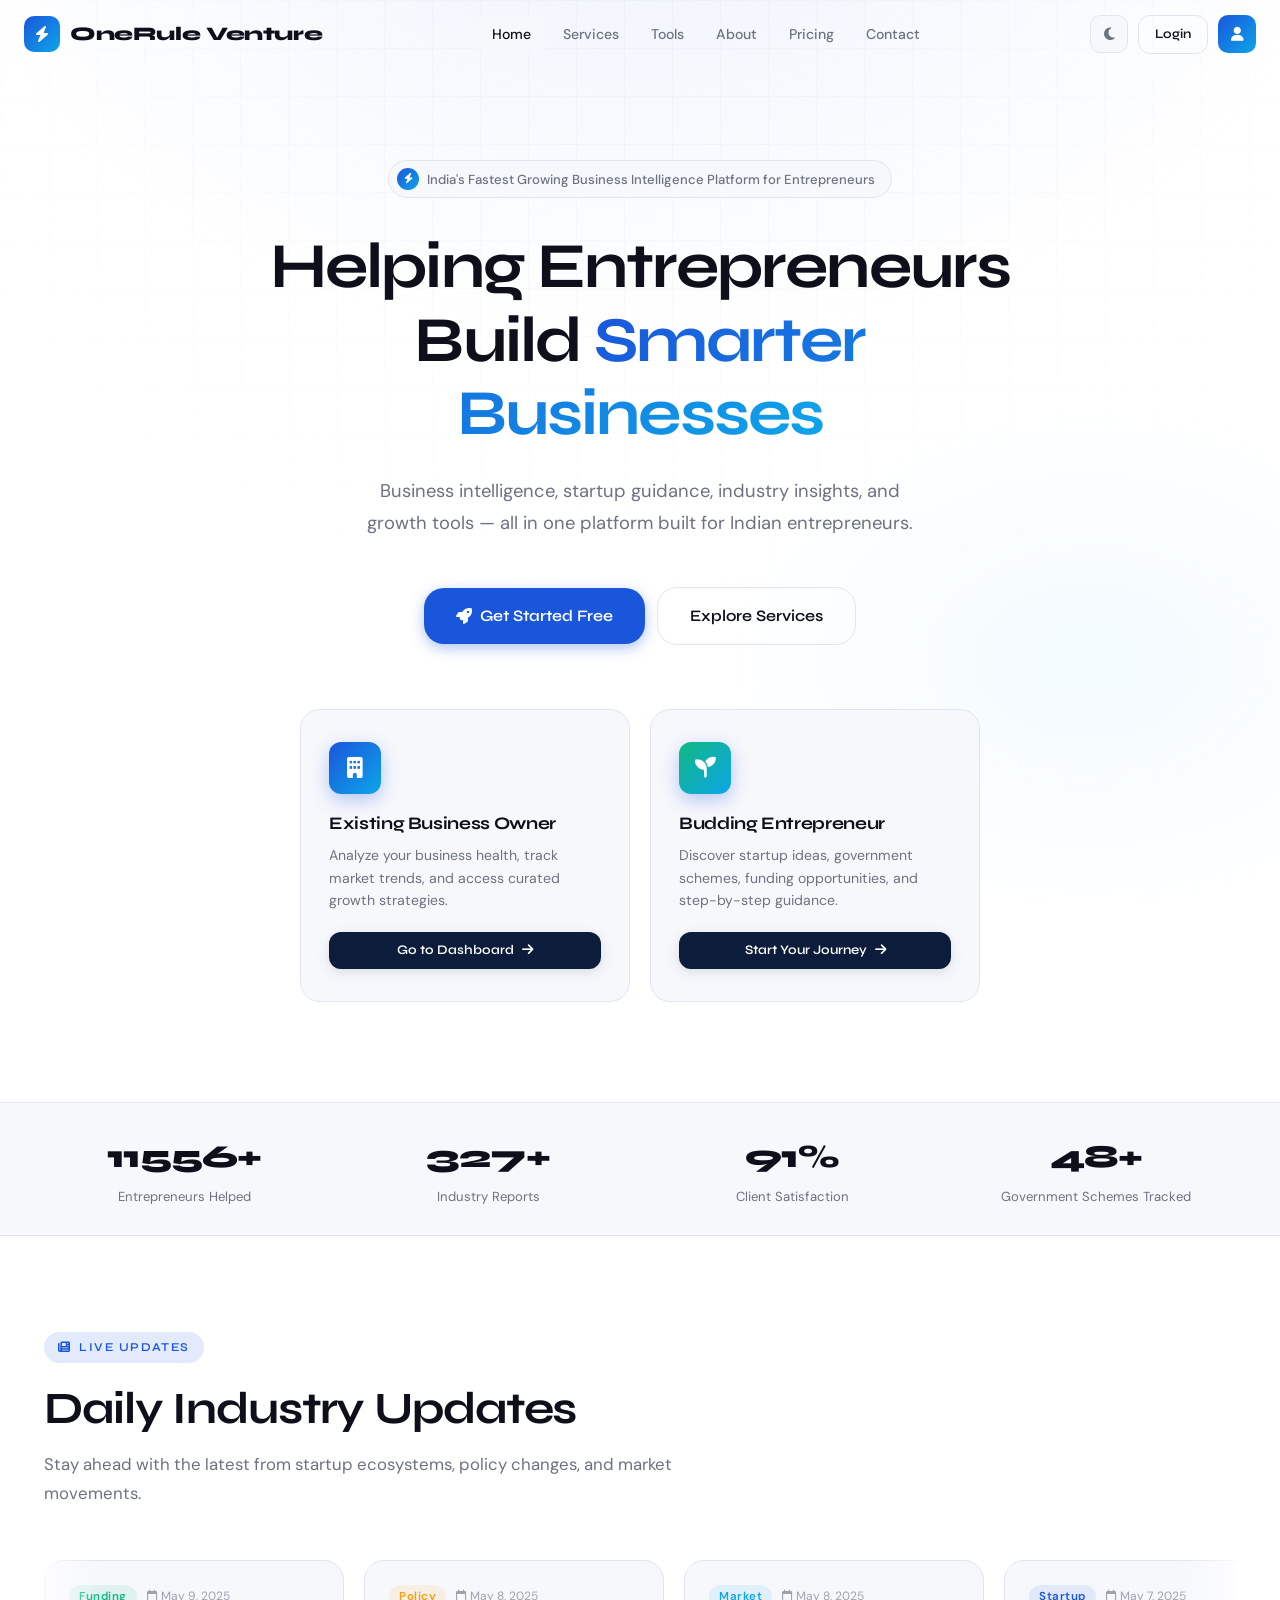
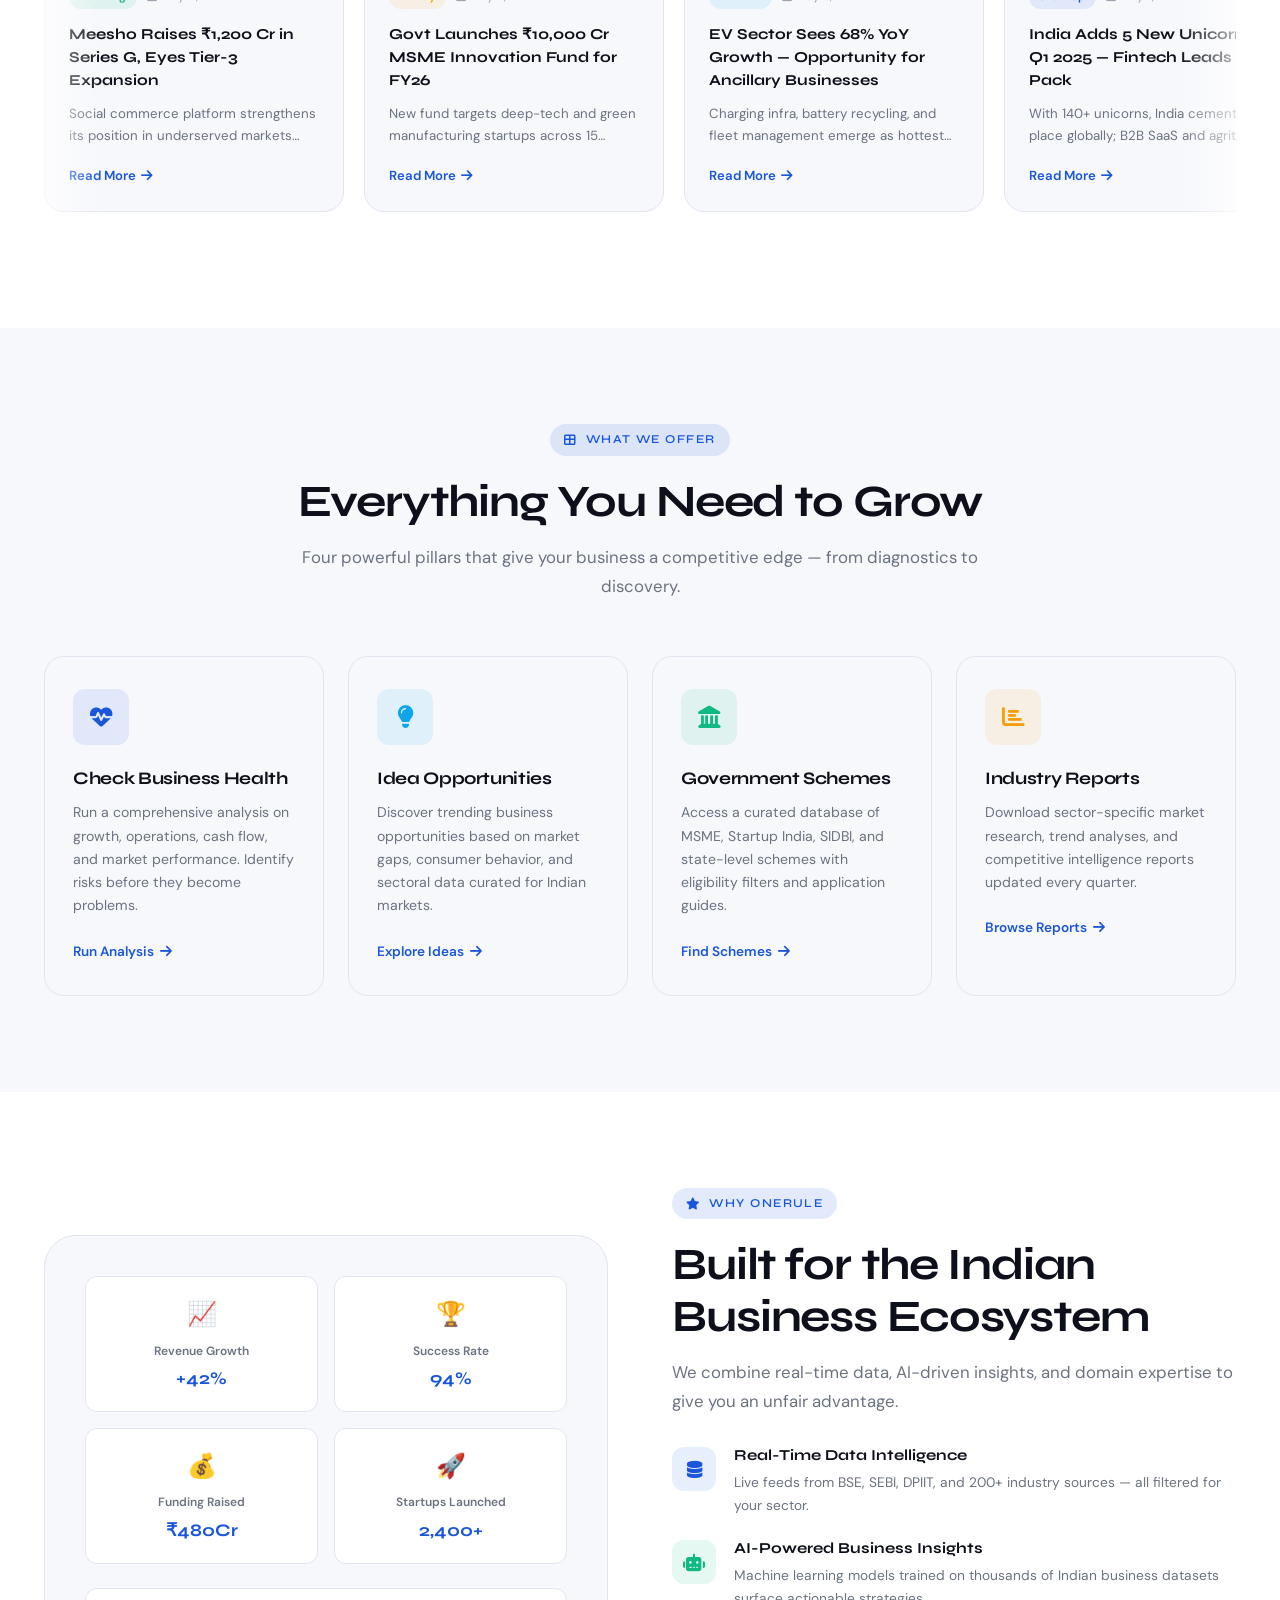
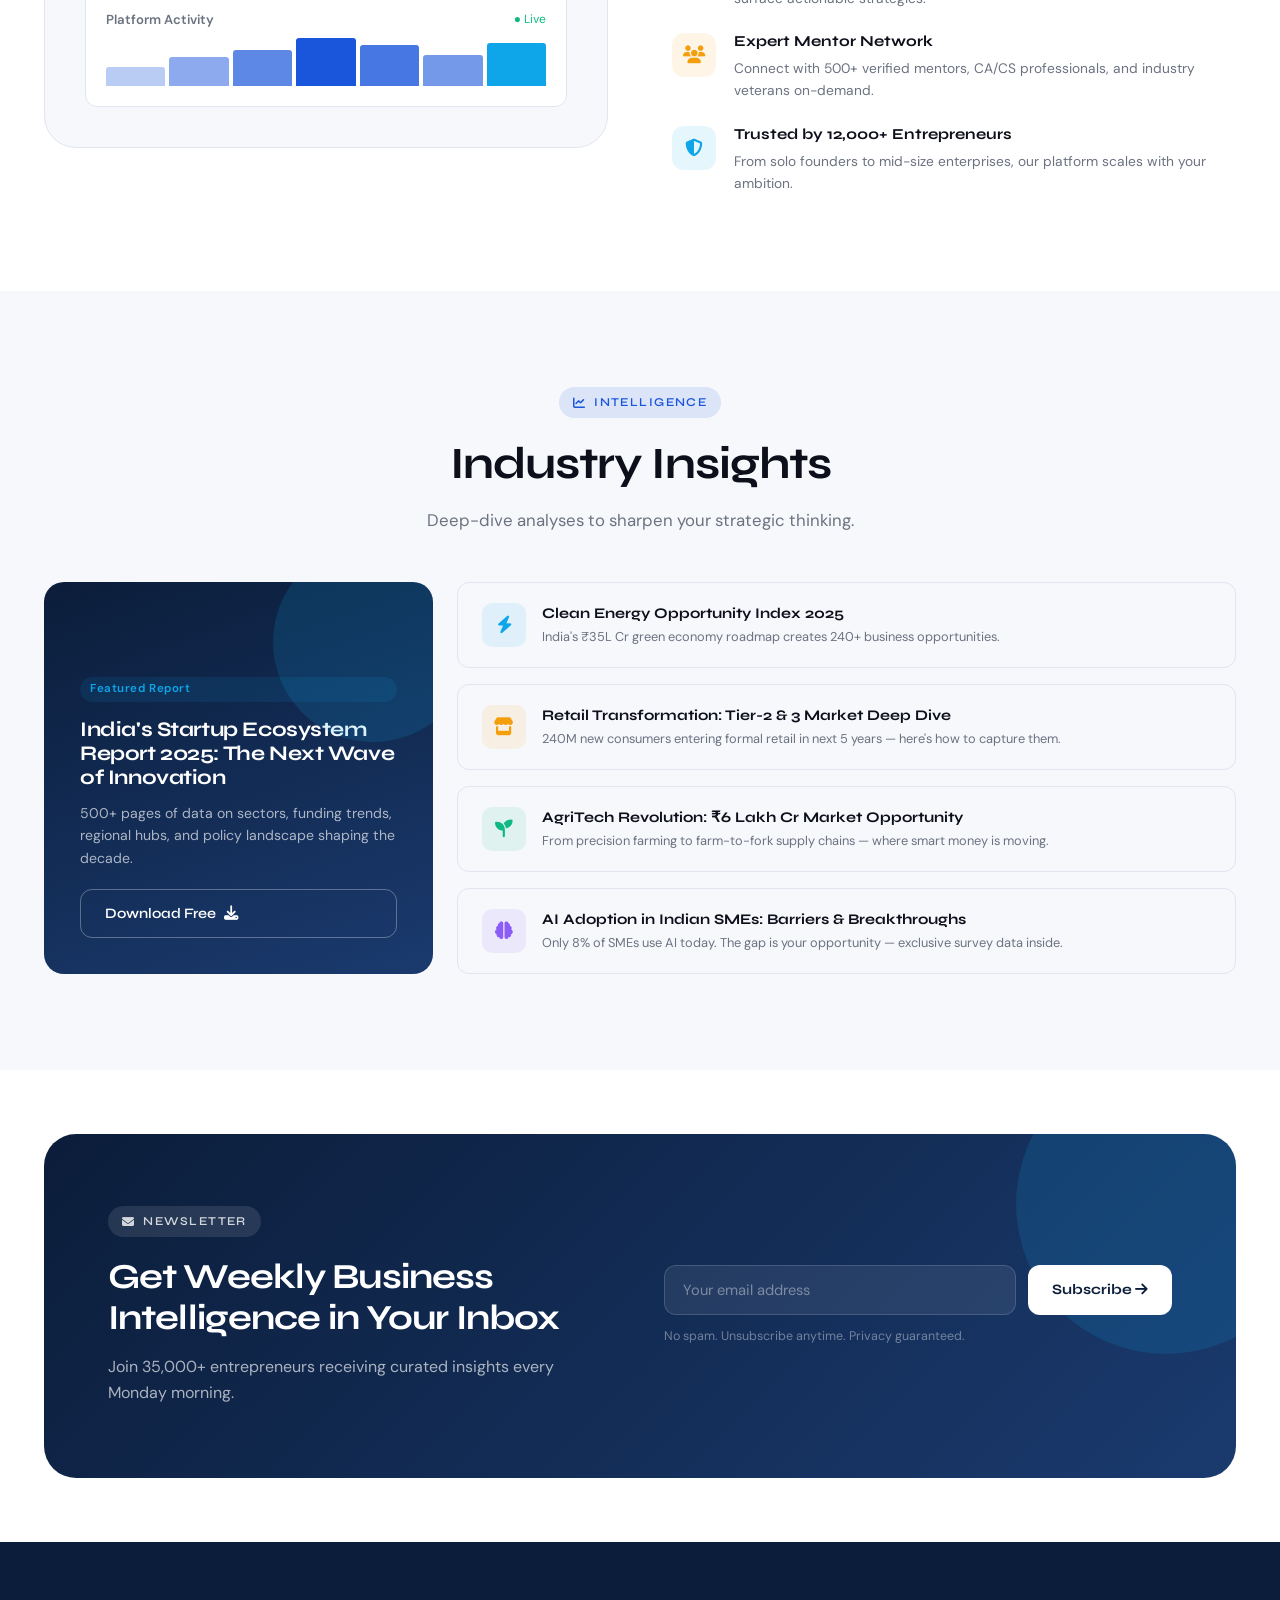
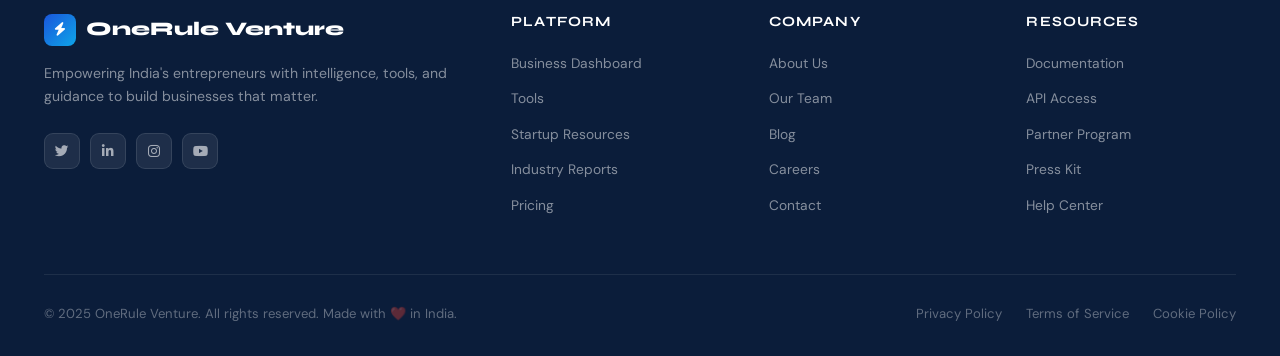
<file: index.html>
<!DOCTYPE html>
<!-- OneRule Venture — index.html (Home Page) -->
<html lang="en" data-theme="light">
<head>
  <link rel="icon" type="image/png" href="favicon.png">
  <meta charset="UTF-8" />
  <meta name="viewport" content="width=device-width, initial-scale=1.0" />
  <meta name="description" content="OneRule Venture – Business intelligence, startup guidance, industry insights, and growth tools for entrepreneurs and business owners in India." />
  <meta name="keywords" content="business intelligence, startup, entrepreneur, MSME, India, funding, government schemes" />
  <meta property="og:title" content="OneRule Venture – Helping Entrepreneurs Build Smarter Businesses" />
  <meta property="og:type" content="website" />
  <title>OneRule Venture – Helping Entrepreneurs Build Smarter Businesses</title>
  <!-- Fonts & Icons -->
  <link rel="preconnect" href="https://fonts.googleapis.com" />
  <link rel="preconnect" href="https://fonts.gstatic.com" crossorigin />
  <link href="https://fonts.googleapis.com/css2?family=Syne:wght@400;500;600;700;800&family=DM+Sans:ital,opsz,wght@0,9..40,300;0,9..40,400;0,9..40,500;0,9..40,600;1,9..40,300&display=swap" rel="stylesheet" />
  <link rel="stylesheet" href="https://cdnjs.cloudflare.com/ajax/libs/font-awesome/6.5.0/css/all.min.css" />
  <link rel="stylesheet" href="style.css" />
</head>
<body>

<!-- Loading Screen -->
<div id="loading-screen" class="loading-screen" aria-hidden="true">
  <div class="loading-logo">
    <div class="nav-logo-icon"><img src="logo.png" alt="One Rule Logo"></div>
    OneRule Venture
  </div>
  <div class="loading-bar-wrap"><div class="loading-bar"></div></div>
</div>

<!-- ══════════════════ NAVBAR ══════════════════ -->
<header class="navbar" role="banner">
  <div class="navbar-inner">
    <!-- Logo -->
   <a href="index.html" class="nav-logo" aria-label="OneRule Venture Home">
      <div class="nav-logo-icon"><i class="fas fa-bolt"></i></div>
      OneRule Venture
    </a>
    <!-- Center Links -->
    <nav class="nav-links" role="navigation" aria-label="Main navigation">
      <a href="index.html" class="active">Home</a>
      <a href="services.html">Services</a>
      <a href="tools.html">Tools</a>
      <a href="about.html">About</a>
      <a href="pricing.html">Pricing</a>
      <a href="contact.html">Contact</a>
    </nav>
    <!-- Right actions -->
    <div class="nav-actions">
      <button class="theme-toggle" aria-label="Toggle dark mode"><i class="fas fa-moon"></i></button>
      <a href="dashboard.html" class="btn btn-outline btn-sm">Login</a>
      <a href="dashboard.html" class="nav-profile" aria-label="Profile"><i class="fas fa-user"></i></a>
    </div>
    <button class="hamburger" aria-label="Open menu" aria-expanded="false">
      <span></span><span></span><span></span>
    </button>
  </div>
</header>

<!-- Mobile Nav -->
<nav class="mobile-nav" aria-label="Mobile navigation">
  <a href="index.html">Home</a>
  <a href="services.html">Services</a>
  <a href="tools.html">Tools</a>
  <a href="about.html">About</a>
  <a href="pricing.html">Pricing</a>
  <a href="contact.html">Contact</a>
  <a href="dashboard.html">Login / Dashboard</a>
</nav>

<main>

<!-- ══════════════════ HERO ══════════════════ -->
<section class="hero" aria-labelledby="hero-headline">
  <div class="hero-bg" aria-hidden="true"></div>
  <div class="hero-grid-overlay" aria-hidden="true"></div>
  <div class="container">
    <div class="hero-content">
      <!-- Badge -->
      <div class="hero-badge">
        <span class="hero-badge-dot"><i class="fas fa-bolt"></i></span>
        India's Fastest Growing Business Intelligence Platform for Entrepreneurs
      </div>
      <!-- Headline -->
      <h1 id="hero-headline">Helping Entrepreneurs<br>Build <em>Smarter Businesses</em></h1>
      <p class="hero-sub text-muted">Business intelligence, startup guidance, industry insights, and growth tools — all in one platform built for Indian entrepreneurs.</p>
      <!-- CTAs -->
      <div class="hero-cta-group d-flex align-center gap-12" style="justify-content:center;flex-wrap:wrap">
        <a href="dashboard.html" class="btn btn-primary btn-lg"><i class="fas fa-rocket"></i> Get Started Free</a>
        <a href="services.html" class="btn btn-outline btn-lg">Explore Services</a>
      </div>
      <!-- User Selection Cards -->
      <div class="user-select-cards">
        <!-- Card 1 -->
        <div class="user-card" onclick="window.location='dashboard.html'" tabindex="0" role="button" aria-label="I'm an Existing Business Owner">
          <div class="user-card-icon"><i class="fas fa-building"></i></div>
          <h3>Existing Business Owner</h3>
          <p>Analyze your business health, track market trends, and access curated growth strategies.</p>
          <a href="dashboard.html" class="btn btn-dark btn-sm w-full" style="justify-content:center">
            Go to Dashboard <i class="fas fa-arrow-right"></i>
          </a>
        </div>
        <!-- Card 2 -->
        <div class="user-card" onclick="window.location='startup-resources.html'" tabindex="0" role="button" aria-label="I'm a Budding Entrepreneur">
          <div class="user-card-icon" style="background:linear-gradient(135deg,#10b981,#0ea5e9)"><i class="fas fa-seedling"></i></div>
          <h3>Budding Entrepreneur</h3>
          <p>Discover startup ideas, government schemes, funding opportunities, and step-by-step guidance.</p>
          <a href="startup-resources.html" class="btn btn-dark btn-sm w-full" style="justify-content:center">
            Start Your Journey <i class="fas fa-arrow-right"></i>
          </a>
        </div>
      </div>
    </div>
  </div>
</section>

<!-- ══════════════════ STATS BAR ══════════════════ -->
<div class="stats-bar">
  <div class="container">
    <div class="stats-grid">
      <div class="stat-item animate-on-scroll">
        <div class="stat-number"><span data-count="12000" data-suffix="+">12000+</span></div>
        <div class="stat-label">Entrepreneurs Helped</div>
      </div>
      <div class="stat-item animate-on-scroll stagger-1">
        <div class="stat-number"><span data-count="340" data-suffix="+">340+</span></div>
        <div class="stat-label">Industry Reports</div>
      </div>
      <div class="stat-item animate-on-scroll stagger-2">
        <div class="stat-number"><span data-count="95" data-suffix="%">95%</span></div>
        <div class="stat-label">Client Satisfaction</div>
      </div>
      <div class="stat-item animate-on-scroll stagger-3">
        <div class="stat-number"><span data-count="50" data-suffix="+">50+</span></div>
        <div class="stat-label">Government Schemes Tracked</div>
      </div>
    </div>
  </div>
</div>

<!-- ══════════════════ DAILY INDUSTRY UPDATES ══════════════════ -->
<section class="section" aria-labelledby="updates-heading">
  <div class="container">
    <div class="section-header animate-on-scroll" style="margin-bottom:40px">
      <div class="section-label"><i class="fas fa-newspaper"></i> Live Updates</div>
      <h2 id="updates-heading">Daily Industry Updates</h2>
      <p>Stay ahead with the latest from startup ecosystems, policy changes, and market movements.</p>
    </div>
    <div class="updates-scroll-wrap">
      <div class="updates-scroll" role="list">

        <article class="news-card" role="listitem">
          <div class="news-meta">
            <span class="news-tag tag-funding">Funding</span>
            <span class="news-date"><i class="far fa-calendar"></i> May 9, 2025</span>
          </div>
          <h4>Meesho Raises ₹1,200 Cr in Series G, Eyes Tier-3 Expansion</h4>
          <p>Social commerce platform strengthens its position in underserved markets with massive capital influx.</p>
          <a href="#" class="news-link">Read More <i class="fas fa-arrow-right"></i></a>
        </article>

        <article class="news-card" role="listitem">
          <div class="news-meta">
            <span class="news-tag tag-policy">Policy</span>
            <span class="news-date"><i class="far fa-calendar"></i> May 8, 2025</span>
          </div>
          <h4>Govt Launches ₹10,000 Cr MSME Innovation Fund for FY26</h4>
          <p>New fund targets deep-tech and green manufacturing startups across 15 identified sectors.</p>
          <a href="#" class="news-link">Read More <i class="fas fa-arrow-right"></i></a>
        </article>

        <article class="news-card" role="listitem">
          <div class="news-meta">
            <span class="news-tag tag-market">Market</span>
            <span class="news-date"><i class="far fa-calendar"></i> May 8, 2025</span>
          </div>
          <h4>EV Sector Sees 68% YoY Growth — Opportunity for Ancillary Businesses</h4>
          <p>Charging infra, battery recycling, and fleet management emerge as hottest adjacent segments.</p>
          <a href="#" class="news-link">Read More <i class="fas fa-arrow-right"></i></a>
        </article>

        <article class="news-card" role="listitem">
          <div class="news-meta">
            <span class="news-tag tag-startup">Startup</span>
            <span class="news-date"><i class="far fa-calendar"></i> May 7, 2025</span>
          </div>
          <h4>India Adds 5 New Unicorns in Q1 2025 — Fintech Leads the Pack</h4>
          <p>With 140+ unicorns, India cements 3rd-place globally; B2B SaaS and agritech on watch list.</p>
          <a href="#" class="news-link">Read More <i class="fas fa-arrow-right"></i></a>
        </article>

        <article class="news-card" role="listitem">
          <div class="news-meta">
            <span class="news-tag tag-industry">Industry</span>
            <span class="news-date"><i class="far fa-calendar"></i> May 7, 2025</span>
          </div>
          <h4>D2C Brands Hit ₹1 Lakh Cr GMV — Omnichannel Strategy Key Differentiator</h4>
          <p>Top-performing D2C brands reveal that offline presence now drives 38% of total revenue.</p>
          <a href="#" class="news-link">Read More <i class="fas fa-arrow-right"></i></a>
        </article>

        <article class="news-card" role="listitem">
          <div class="news-meta">
            <span class="news-tag tag-policy">Policy</span>
            <span class="news-date"><i class="far fa-calendar"></i> May 6, 2025</span>
          </div>
          <h4>PLI Scheme Extended to 4 More Sectors Including Textiles and Chemicals</h4>
          <p>Production-linked incentives now cover 20 sectors with total outlay of ₹2 lakh crore.</p>
          <a href="#" class="news-link">Read More <i class="fas fa-arrow-right"></i></a>
        </article>

        <article class="news-card" role="listitem">
          <div class="news-meta">
            <span class="news-tag tag-funding">Funding</span>
            <span class="news-date"><i class="far fa-calendar"></i> May 6, 2025</span>
          </div>
          <h4>Zepto Eyes IPO in 2025, Valuation Crosses $5 Billion Mark</h4>
          <p>Quick-commerce leader accelerates profitability drive as public market debut approaches.</p>
          <a href="#" class="news-link">Read More <i class="fas fa-arrow-right"></i></a>
        </article>

      </div>
    </div>
  </div>
</section>

<!-- ══════════════════ CORE SERVICES ══════════════════ -->
<section class="section" style="background:var(--color-surface)" aria-labelledby="services-heading">
  <div class="container">
    <div class="section-header centered animate-on-scroll" style="margin-bottom:56px">
      <div class="section-label"><i class="fas fa-th-large"></i> What We Offer</div>
      <h2 id="services-heading">Everything You Need to Grow</h2>
      <p>Four powerful pillars that give your business a competitive edge — from diagnostics to discovery.</p>
    </div>
    <div class="cards-grid">
      <div class="feature-card animate-on-scroll">
        <div class="feature-icon icon-blue"><i class="fas fa-heartbeat"></i></div>
        <h3>Check Business Health</h3>
        <p>Run a comprehensive analysis on growth, operations, cash flow, and market performance. Identify risks before they become problems.</p>
        <a href="tools.html" class="card-link">Run Analysis <i class="fas fa-arrow-right"></i></a>
      </div>
      <div class="feature-card animate-on-scroll stagger-1">
        <div class="feature-icon icon-teal"><i class="fas fa-lightbulb"></i></div>
        <h3>Idea Opportunities</h3>
        <p>Discover trending business opportunities based on market gaps, consumer behavior, and sectoral data curated for Indian markets.</p>
        <a href="startup-resources.html" class="card-link">Explore Ideas <i class="fas fa-arrow-right"></i></a>
      </div>
      <div class="feature-card animate-on-scroll stagger-2">
        <div class="feature-icon icon-green"><i class="fas fa-landmark"></i></div>
        <h3>Government Schemes</h3>
        <p>Access a curated database of MSME, Startup India, SIDBI, and state-level schemes with eligibility filters and application guides.</p>
        <a href="startup-resources.html#schemes" class="card-link">Find Schemes <i class="fas fa-arrow-right"></i></a>
      </div>
      <div class="feature-card animate-on-scroll stagger-3">
        <div class="feature-icon icon-amber"><i class="fas fa-chart-bar"></i></div>
        <h3>Industry Reports</h3>
        <p>Download sector-specific market research, trend analyses, and competitive intelligence reports updated every quarter.</p>
        <a href="services.html" class="card-link">Browse Reports <i class="fas fa-arrow-right"></i></a>
      </div>
    </div>
  </div>
</section>

<!-- ══════════════════ WHY CHOOSE US ══════════════════ -->
<section class="section" aria-labelledby="why-heading">
  <div class="container">
    <div class="why-grid">
      <!-- Visual -->
      <div class="why-visual animate-on-scroll">
        <div class="why-visual-inner">
          <div class="mini-card">
            <div class="mini-card-icon">📈</div>
            <div class="mini-card-label">Revenue Growth</div>
            <div class="mini-card-value">+42%</div>
          </div>
          <div class="mini-card">
            <div class="mini-card-icon">🏆</div>
            <div class="mini-card-label">Success Rate</div>
            <div class="mini-card-value">94%</div>
          </div>
          <div class="mini-card">
            <div class="mini-card-icon">💰</div>
            <div class="mini-card-label">Funding Raised</div>
            <div class="mini-card-value">₹480Cr</div>
          </div>
          <div class="mini-card">
            <div class="mini-card-icon">🚀</div>
            <div class="mini-card-label">Startups Launched</div>
            <div class="mini-card-value">2,400+</div>
          </div>
        </div>
        <div style="margin-top:24px;background:var(--color-bg);border:1px solid var(--color-border);border-radius:var(--radius-md);padding:20px">
          <div class="d-flex align-center justify-between mb-8">
            <span style="font-size:.82rem;font-weight:600;color:var(--color-text-muted)">Platform Activity</span>
            <span style="font-size:.75rem;color:var(--color-success)">● Live</span>
          </div>
          <div style="display:flex;gap:4px;align-items:flex-end;height:48px">
            <div style="flex:1;background:var(--color-accent);opacity:.3;border-radius:3px 3px 0 0;height:40%"></div>
            <div style="flex:1;background:var(--color-accent);opacity:.5;border-radius:3px 3px 0 0;height:60%"></div>
            <div style="flex:1;background:var(--color-accent);opacity:.7;border-radius:3px 3px 0 0;height:75%"></div>
            <div style="flex:1;background:var(--color-accent);border-radius:3px 3px 0 0;height:100%"></div>
            <div style="flex:1;background:var(--color-accent);opacity:.8;border-radius:3px 3px 0 0;height:85%"></div>
            <div style="flex:1;background:var(--color-accent);opacity:.6;border-radius:3px 3px 0 0;height:65%"></div>
            <div style="flex:1;background:var(--color-accent-2);border-radius:3px 3px 0 0;height:90%"></div>
          </div>
        </div>
      </div>
      <!-- Text -->
      <div class="animate-on-scroll stagger-1">
        <div class="section-header">
          <div class="section-label"><i class="fas fa-star"></i> Why OneRule</div>
          <h2 id="why-heading">Built for the Indian Business Ecosystem</h2>
          <p>We combine real-time data, AI-driven insights, and domain expertise to give you an unfair advantage.</p>
        </div>
        <div class="why-points mt-32">
          <div class="why-point">
            <div class="why-point-icon icon-blue"><i class="fas fa-database"></i></div>
            <div class="why-point-text">
              <h4>Real-Time Data Intelligence</h4>
              <p>Live feeds from BSE, SEBI, DPIIT, and 200+ industry sources — all filtered for your sector.</p>
            </div>
          </div>
          <div class="why-point">
            <div class="why-point-icon icon-green"><i class="fas fa-robot"></i></div>
            <div class="why-point-text">
              <h4>AI-Powered Business Insights</h4>
              <p>Machine learning models trained on thousands of Indian business datasets surface actionable strategies.</p>
            </div>
          </div>
          <div class="why-point">
            <div class="why-point-icon icon-amber"><i class="fas fa-users"></i></div>
            <div class="why-point-text">
              <h4>Expert Mentor Network</h4>
              <p>Connect with 500+ verified mentors, CA/CS professionals, and industry veterans on-demand.</p>
            </div>
          </div>
          <div class="why-point">
            <div class="why-point-icon icon-teal"><i class="fas fa-shield-alt"></i></div>
            <div class="why-point-text">
              <h4>Trusted by 12,000+ Entrepreneurs</h4>
              <p>From solo founders to mid-size enterprises, our platform scales with your ambition.</p>
            </div>
          </div>
        </div>
      </div>
    </div>
  </div>
</section>

<!-- ══════════════════ INDUSTRY INSIGHTS PREVIEW ══════════════════ -->
<section class="section" style="background:var(--color-surface)" aria-labelledby="insights-heading">
  <div class="container">
    <div class="section-header centered animate-on-scroll" style="margin-bottom:48px">
      <div class="section-label"><i class="fas fa-chart-line"></i> Intelligence</div>
      <h2 id="insights-heading">Industry Insights</h2>
      <p>Deep-dive analyses to sharpen your strategic thinking.</p>
    </div>
    <div class="insights-grid animate-on-scroll">
      <div class="insight-big">
        <span class="news-tag tag-market">Featured Report</span>
        <h3>India's Startup Ecosystem Report 2025: The Next Wave of Innovation</h3>
        <p>500+ pages of data on sectors, funding trends, regional hubs, and policy landscape shaping the decade.</p>
        <a href="services.html" class="btn btn-outline" style="color:#fff;border-color:rgba(255,255,255,.3)">Download Free <i class="fas fa-download"></i></a>
      </div>
      <div class="insights-side">
        <div class="insight-small">
          <div class="insight-small-icon icon-teal"><i class="fas fa-bolt"></i></div>
          <div class="insight-small-text">
            <h4>Clean Energy Opportunity Index 2025</h4>
            <p>India's ₹35L Cr green economy roadmap creates 240+ business opportunities.</p>
          </div>
        </div>
        <div class="insight-small">
          <div class="insight-small-icon icon-amber"><i class="fas fa-store"></i></div>
          <div class="insight-small-text">
            <h4>Retail Transformation: Tier-2 & 3 Market Deep Dive</h4>
            <p>240M new consumers entering formal retail in next 5 years — here's how to capture them.</p>
          </div>
        </div>
        <div class="insight-small">
          <div class="insight-small-icon icon-green"><i class="fas fa-seedling"></i></div>
          <div class="insight-small-text">
            <h4>AgriTech Revolution: ₹6 Lakh Cr Market Opportunity</h4>
            <p>From precision farming to farm-to-fork supply chains — where smart money is moving.</p>
          </div>
        </div>
        <div class="insight-small">
          <div class="insight-small-icon icon-purple"><i class="fas fa-brain"></i></div>
          <div class="insight-small-text">
            <h4>AI Adoption in Indian SMEs: Barriers & Breakthroughs</h4>
            <p>Only 8% of SMEs use AI today. The gap is your opportunity — exclusive survey data inside.</p>
          </div>
        </div>
      </div>
    </div>
  </div>
</section>

<!-- ══════════════════ TESTIMONIALS ══════════════════ -->

<!-- ══════════════════ NEWSLETTER ══════════════════ -->
<section class="section-sm">
  <div class="container">
    <div class="newsletter-section animate-on-scroll">
      <div class="newsletter-inner">
        <div>
          <div class="section-label" style="background:rgba(255,255,255,.1);color:rgba(255,255,255,.8)"><i class="fas fa-envelope"></i> Newsletter</div>
          <h2>Get Weekly Business Intelligence in Your Inbox</h2>
          <p>Join 35,000+ entrepreneurs receiving curated insights every Monday morning.</p>
        </div>
        <div>
          <form class="newsletter-form" aria-label="Newsletter subscription">
            <input type="email" placeholder="Your email address" aria-label="Email address" required />
            <button type="submit">Subscribe <i class="fas fa-arrow-right"></i></button>
          </form>
          <p style="color:rgba(255,255,255,.4);font-size:.78rem;margin-top:12px">No spam. Unsubscribe anytime. Privacy guaranteed.</p>
        </div>
      </div>
    </div>
  </div>
</section>

</main>

<!-- ══════════════════ FOOTER ══════════════════ -->
<footer class="footer" role="contentinfo">
  <div class="container">
    <div class="footer-grid">
      <div class="footer-brand">
        <div class="footer-logo">
          <div class="footer-logo-icon"><i class="fas fa-bolt"></i></div>
          OneRule Venture
        </div>
        <p>Empowering India's entrepreneurs with intelligence, tools, and guidance to build businesses that matter.</p>
        <div class="social-links">
          <a href="#" class="social-link" aria-label="Twitter"><i class="fab fa-twitter"></i></a>
          <a href="#" class="social-link" aria-label="LinkedIn"><i class="fab fa-linkedin-in"></i></a>
          <a href="#" class="social-link" aria-label="Instagram"><i class="fab fa-instagram"></i></a>
          <a href="#" class="social-link" aria-label="YouTube"><i class="fab fa-youtube"></i></a>
        </div>
      </div>
      <div class="footer-col">
        <h5>Platform</h5>
        <ul>
          <li><a href="dashboard.html">Business Dashboard</a></li>
          <li><a href="tools.html">Tools</a></li>
          <li><a href="startup-resources.html">Startup Resources</a></li>
          <li><a href="services.html">Industry Reports</a></li>
          <li><a href="pricing.html">Pricing</a></li>
        </ul>
      </div>
      <div class="footer-col">
        <h5>Company</h5>
        <ul>
          <li><a href="about.html">About Us</a></li>
          <li><a href="about.html#team">Our Team</a></li>
          <li><a href="#">Blog</a></li>
          <li><a href="#">Careers</a></li>
          <li><a href="contact.html">Contact</a></li>
        </ul>
      </div>
      <div class="footer-col">
        <h5>Resources</h5>
        <ul>
          <li><a href="#">Documentation</a></li>
          <li><a href="#">API Access</a></li>
          <li><a href="#">Partner Program</a></li>
          <li><a href="#">Press Kit</a></li>
          <li><a href="#">Help Center</a></li>
        </ul>
      </div>
    </div>
    <div class="footer-bottom">
      <p>© 2025 OneRule Venture. All rights reserved. Made with ❤️ in India.</p>
      <div class="footer-bottom-links">
        <a href="#">Privacy Policy</a>
        <a href="#">Terms of Service</a>
        <a href="#">Cookie Policy</a>
      </div>
    </div>
  </div>
</footer>

<script src="script.js"></script>
</body>
</html>
</file>
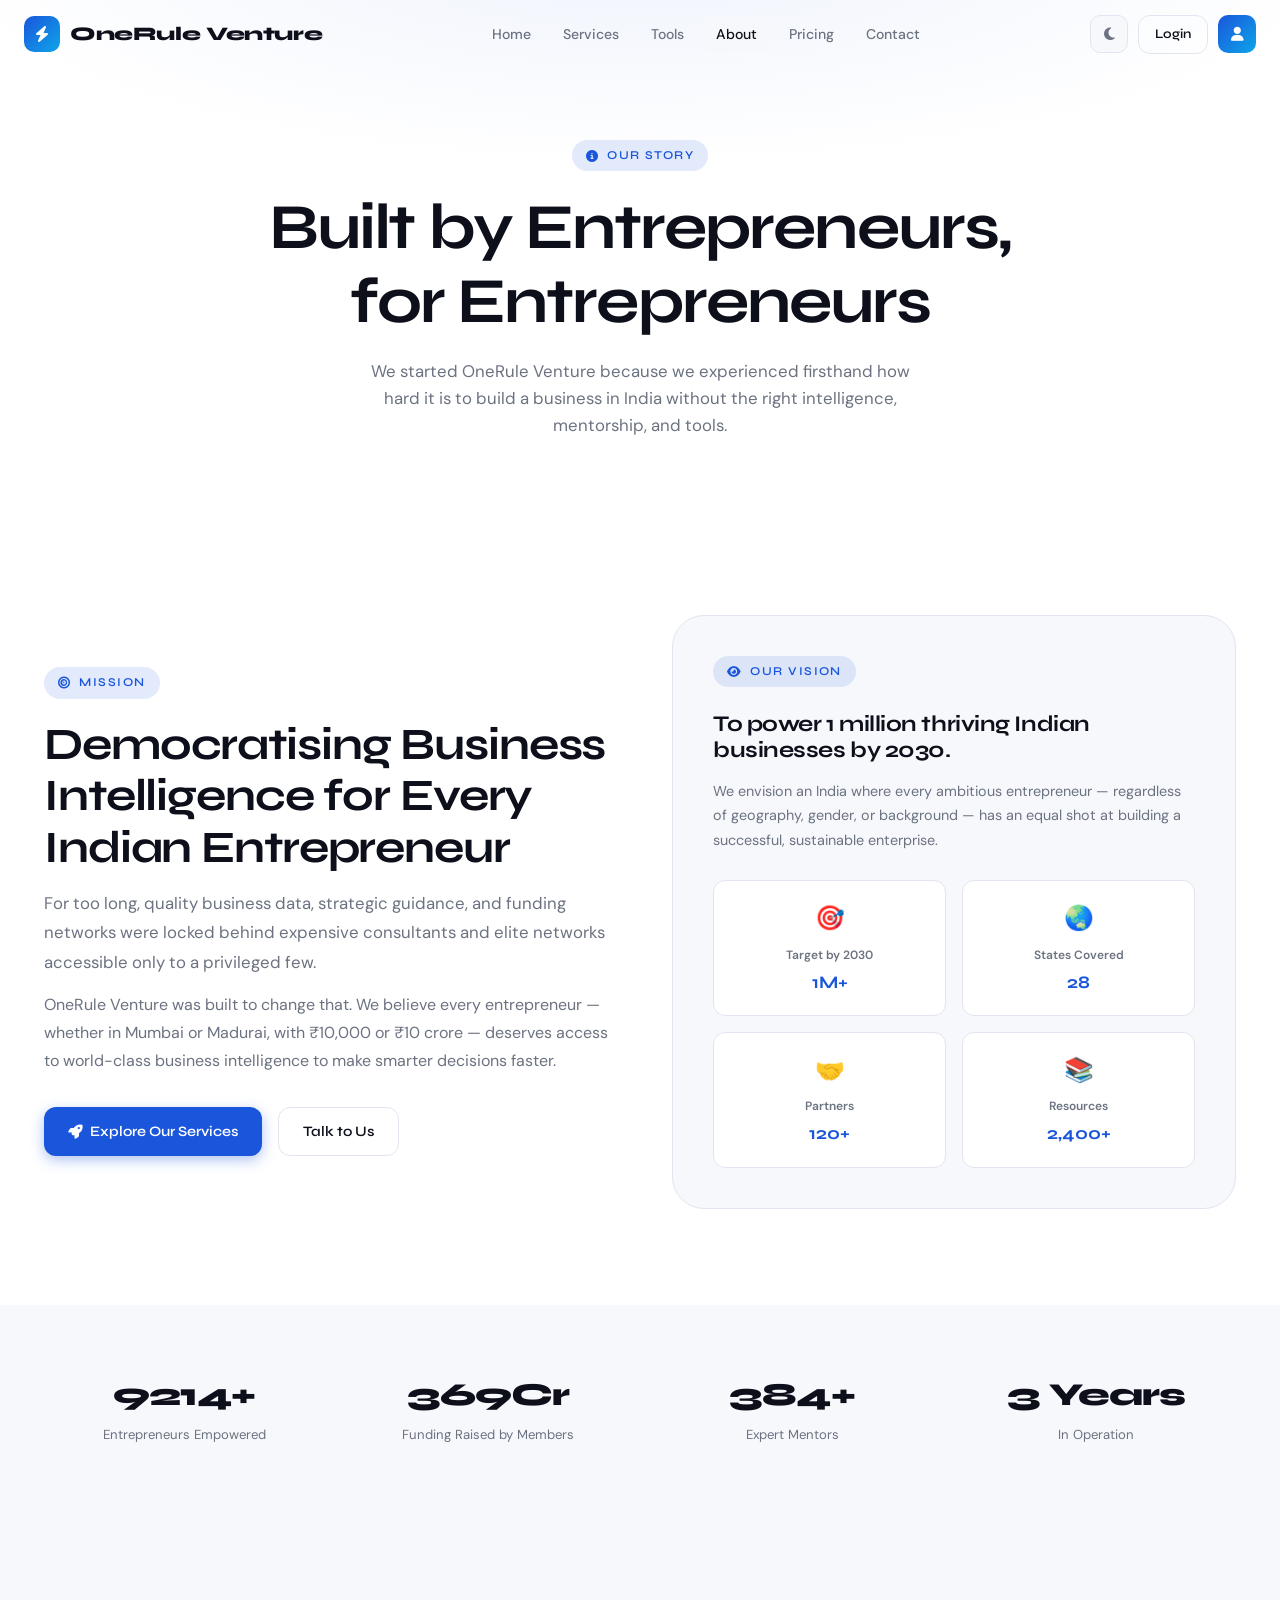
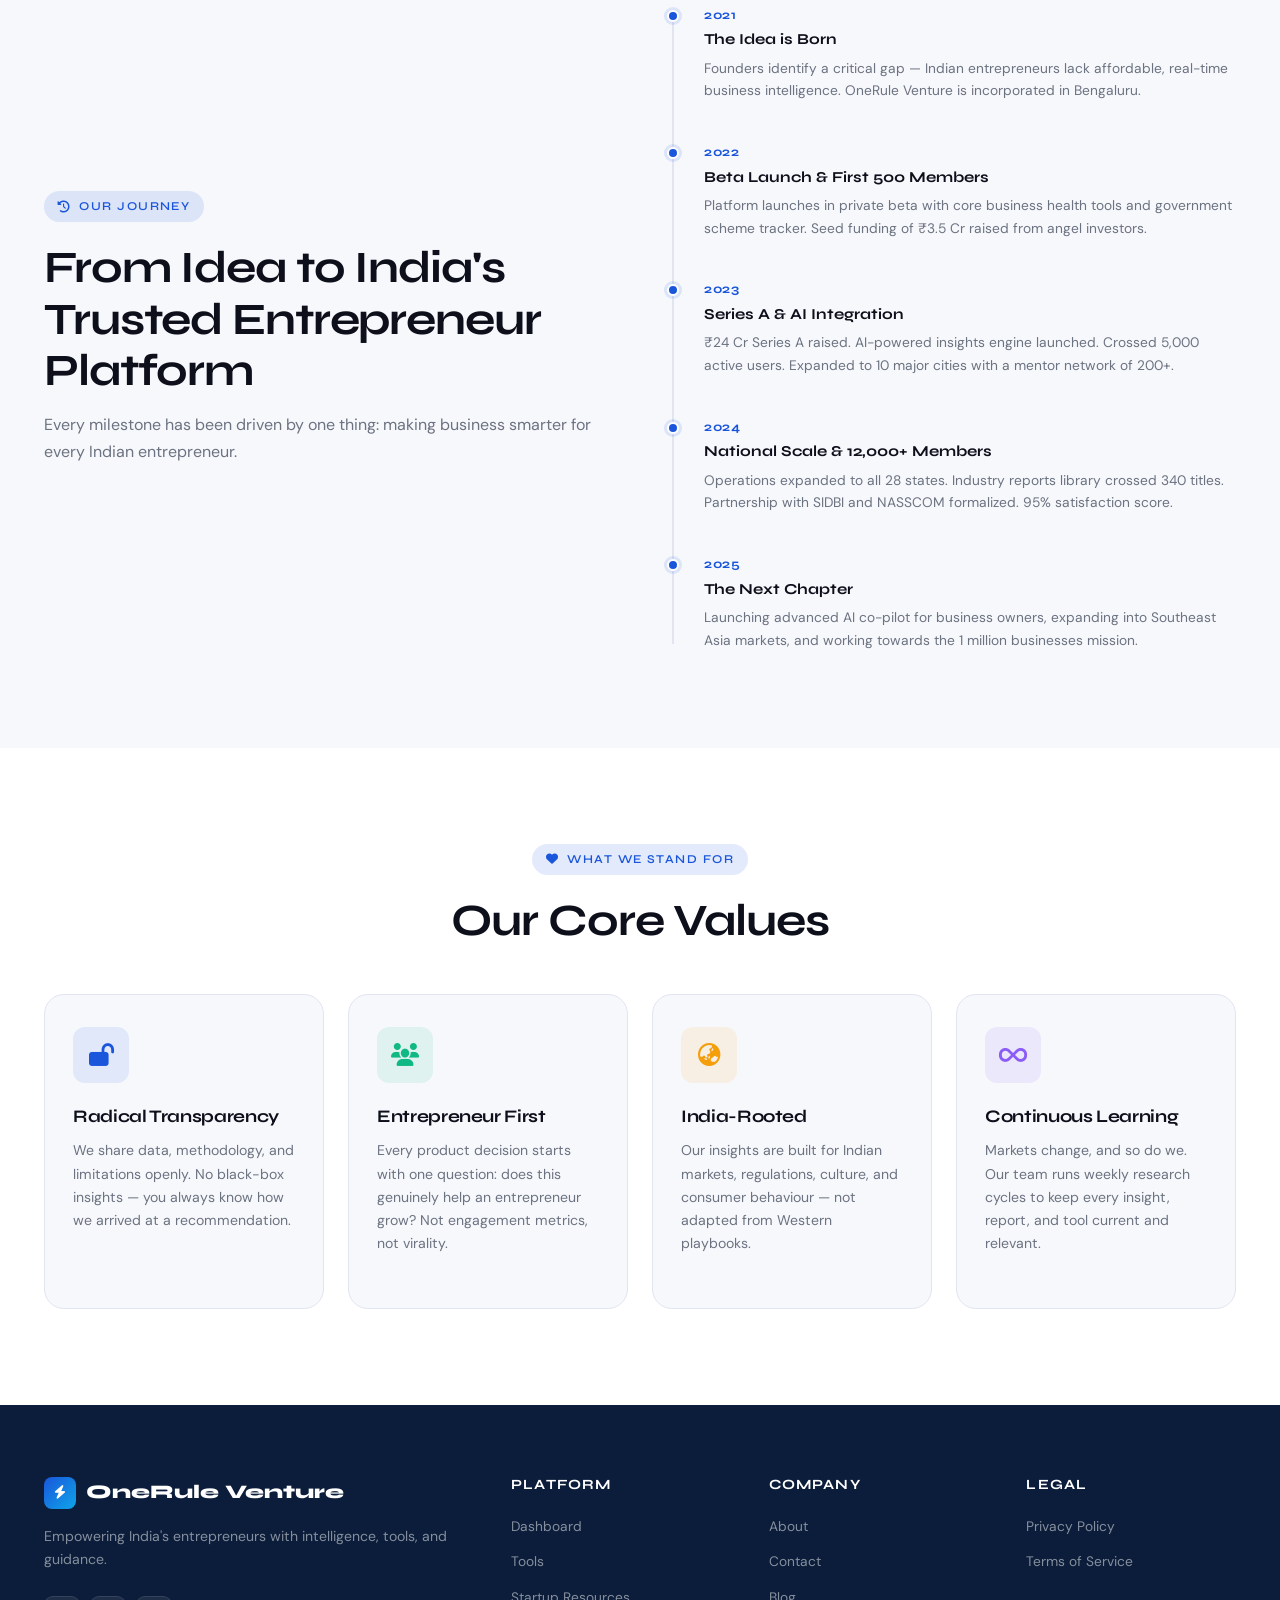
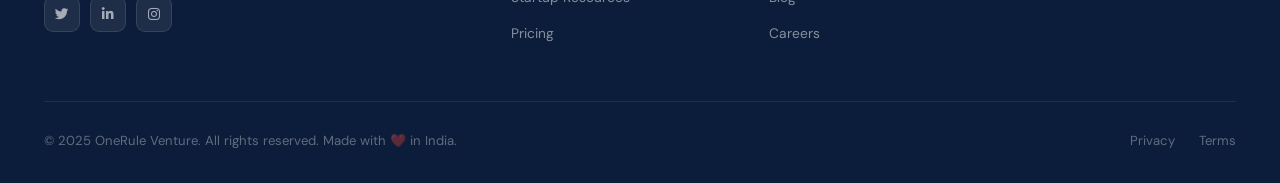
<file: about.html>
<!DOCTYPE html>
<!-- OneRule Venture — about.html -->
<html lang="en" data-theme="light">
<head>
  <meta charset="UTF-8" /><meta name="viewport" content="width=device-width, initial-scale=1.0" />
  <meta name="description" content="About OneRule Venture – our mission, vision, team, and the story behind India's leading entrepreneur support platform." />
  <title>About Us – OneRule Venture</title>
  <link rel="preconnect" href="https://fonts.googleapis.com" />
  <link href="https://fonts.googleapis.com/css2?family=Syne:wght@400;600;700;800&family=DM+Sans:opsz,wght@9..40,300;9..40,400;9..40,500;9..40,600&display=swap" rel="stylesheet" />
  <link rel="stylesheet" href="https://cdnjs.cloudflare.com/ajax/libs/font-awesome/6.5.0/css/all.min.css" />
  <link rel="stylesheet" href="style.css" />
</head>
<body>

<div id="loading-screen" class="loading-screen"><div class="loading-logo"><div class="nav-logo-icon"><i class="fas fa-bolt"></i></div>OneRule Venture</div><div class="loading-bar-wrap"><div class="loading-bar"></div></div></div>

<header class="navbar">
  <div class="navbar-inner">
    <a href="index.html" class="nav-logo"><div class="nav-logo-icon"><i class="fas fa-bolt"></i></div>OneRule Venture</a>
    <nav class="nav-links">
      <a href="index.html">Home</a><a href="services.html">Services</a><a href="tools.html">Tools</a>
      <a href="about.html" class="active">About</a><a href="pricing.html">Pricing</a><a href="contact.html">Contact</a>
    </nav>
    <div class="nav-actions">
      <button class="theme-toggle"><i class="fas fa-moon"></i></button>
      <a href="dashboard.html" class="btn btn-outline btn-sm">Login</a>
      <a href="dashboard.html" class="nav-profile"><i class="fas fa-user"></i></a>
    </div>
    <button class="hamburger"><span></span><span></span><span></span></button>
  </div>
</header>
<nav class="mobile-nav">
  <a href="index.html">Home</a><a href="services.html">Services</a><a href="tools.html">Tools</a>
  <a href="about.html">About</a><a href="pricing.html">Pricing</a><a href="contact.html">Contact</a>
</nav>

<main>

<!-- Page Hero -->
<section class="page-hero">
  <div class="container">
    <div class="section-label"><i class="fas fa-info-circle"></i> Our Story</div>
    <h1>Built by Entrepreneurs,<br>for Entrepreneurs</h1>
    <p>We started OneRule Venture because we experienced firsthand how hard it is to build a business in India without the right intelligence, mentorship, and tools.</p>
  </div>
</section>

<!-- Mission & Vision -->
<section class="section">
  <div class="container">
    <div class="why-grid">
      <div class="animate-on-scroll">
        <div class="section-label"><i class="fas fa-bullseye"></i> Mission</div>
        <h2>Democratising Business Intelligence for Every Indian Entrepreneur</h2>
        <p style="margin-top:16px;font-size:1.05rem;line-height:1.75">
          For too long, quality business data, strategic guidance, and funding networks were locked behind expensive consultants and elite networks accessible only to a privileged few.
        </p>
        <p style="margin-top:14px;line-height:1.75">
          OneRule Venture was built to change that. We believe every entrepreneur — whether in Mumbai or Madurai, with ₹10,000 or ₹10 crore — deserves access to world-class business intelligence to make smarter decisions faster.
        </p>
        <div class="d-flex gap-16 flex-wrap mt-32">
          <a href="services.html" class="btn btn-primary"><i class="fas fa-rocket"></i> Explore Our Services</a>
          <a href="contact.html" class="btn btn-outline">Talk to Us</a>
        </div>
      </div>

      <!-- Vision Card -->
      <div class="animate-on-scroll stagger-1">
        <div class="why-visual">
          <div class="section-label" style="margin-bottom:24px"><i class="fas fa-eye"></i> Our Vision</div>
          <h3 style="margin-bottom:16px;font-size:1.4rem">To power 1 million thriving Indian businesses by 2030.</h3>
          <p style="font-size:.9rem;line-height:1.7;margin-bottom:28px">
            We envision an India where every ambitious entrepreneur — regardless of geography, gender, or background — has an equal shot at building a successful, sustainable enterprise.
          </p>
          <div class="why-visual-inner">
            <div class="mini-card">
              <div class="mini-card-icon">🎯</div>
              <div class="mini-card-label">Target by 2030</div>
              <div class="mini-card-value">1M+</div>
            </div>
            <div class="mini-card">
              <div class="mini-card-icon">🌏</div>
              <div class="mini-card-label">States Covered</div>
              <div class="mini-card-value">28</div>
            </div>
            <div class="mini-card">
              <div class="mini-card-icon">🤝</div>
              <div class="mini-card-label">Partners</div>
              <div class="mini-card-value">120+</div>
            </div>
            <div class="mini-card">
              <div class="mini-card-icon">📚</div>
              <div class="mini-card-label">Resources</div>
              <div class="mini-card-value">2,400+</div>
            </div>
          </div>
        </div>
      </div>
    </div>
  </div>
</section>

<!-- Stats -->
<section class="section-sm" style="background:var(--color-surface)">
  <div class="container">
    <div class="stats-grid animate-on-scroll">
      <div class="stat-item">
        <div class="stat-number"><span data-count="12000" data-suffix="+">12,000+</span></div>
        <div class="stat-label">Entrepreneurs Empowered</div>
      </div>
      <div class="stat-item">
        <div class="stat-number"><span data-count="480" data-suffix="Cr">480Cr</span></div>
        <div class="stat-label">Funding Raised by Members</div>
      </div>
      <div class="stat-item">
        <div class="stat-number"><span data-count="500" data-suffix="+">500+</span></div>
        <div class="stat-label">Expert Mentors</div>
      </div>
      <div class="stat-item">
        <div class="stat-number"><span data-count="4" data-suffix=" Years">4 Yrs</span></div>
        <div class="stat-label">In Operation</div>
      </div>
    </div>
  </div>
</section>

<!-- Founder Story -->

<!-- Timeline -->
<section class="section" style="background:var(--color-surface)">
  <div class="container">
    <div class="why-grid">
      <div class="animate-on-scroll">
        <div class="section-label"><i class="fas fa-history"></i> Our Journey</div>
        <h2>From Idea to India's Trusted Entrepreneur Platform</h2>
        <p style="margin-top:14px;line-height:1.7">Every milestone has been driven by one thing: making business smarter for every Indian entrepreneur.</p>
      </div>
      <div class="animate-on-scroll stagger-1">
        <div class="timeline">

          <div class="timeline-item">
            <div class="timeline-dot"></div>
            <div class="timeline-year">2021</div>
            <h4>The Idea is Born</h4>
            <p>Founders identify a critical gap — Indian entrepreneurs lack affordable, real-time business intelligence. OneRule Venture is incorporated in Bengaluru.</p>
          </div>

          <div class="timeline-item">
            <div class="timeline-dot"></div>
            <div class="timeline-year">2022</div>
            <h4>Beta Launch & First 500 Members</h4>
            <p>Platform launches in private beta with core business health tools and government scheme tracker. Seed funding of ₹3.5 Cr raised from angel investors.</p>
          </div>

          <div class="timeline-item">
            <div class="timeline-dot"></div>
            <div class="timeline-year">2023</div>
            <h4>Series A & AI Integration</h4>
            <p>₹24 Cr Series A raised. AI-powered insights engine launched. Crossed 5,000 active users. Expanded to 10 major cities with a mentor network of 200+.</p>
          </div>

          <div class="timeline-item">
            <div class="timeline-dot"></div>
            <div class="timeline-year">2024</div>
            <h4>National Scale & 12,000+ Members</h4>
            <p>Operations expanded to all 28 states. Industry reports library crossed 340 titles. Partnership with SIDBI and NASSCOM formalized. 95% satisfaction score.</p>
          </div>

          <div class="timeline-item">
            <div class="timeline-dot"></div>
            <div class="timeline-year">2025</div>
            <h4>The Next Chapter</h4>
            <p>Launching advanced AI co-pilot for business owners, expanding into Southeast Asia markets, and working towards the 1 million businesses mission.</p>
          </div>

        </div>
      </div>
    </div>
  </div>
</section>

<!-- Values -->
<section class="section">
  <div class="container">
    <div class="section-header centered animate-on-scroll" style="margin-bottom:48px">
      <div class="section-label"><i class="fas fa-heart"></i> What We Stand For</div>
      <h2>Our Core Values</h2>
    </div>
    <div class="cards-grid" style="grid-template-columns:repeat(auto-fit,minmax(220px,1fr))">
      <div class="feature-card animate-on-scroll">
        <div class="feature-icon icon-blue"><i class="fas fa-lock-open"></i></div>
        <h3>Radical Transparency</h3>
        <p>We share data, methodology, and limitations openly. No black-box insights — you always know how we arrived at a recommendation.</p>
      </div>
      <div class="feature-card animate-on-scroll stagger-1">
        <div class="feature-icon icon-green"><i class="fas fa-users"></i></div>
        <h3>Entrepreneur First</h3>
        <p>Every product decision starts with one question: does this genuinely help an entrepreneur grow? Not engagement metrics, not virality.</p>
      </div>
      <div class="feature-card animate-on-scroll stagger-2">
        <div class="feature-icon icon-amber"><i class="fas fa-globe-asia"></i></div>
        <h3>India-Rooted</h3>
        <p>Our insights are built for Indian markets, regulations, culture, and consumer behaviour — not adapted from Western playbooks.</p>
      </div>
      <div class="feature-card animate-on-scroll stagger-3">
        <div class="feature-icon icon-purple"><i class="fas fa-infinity"></i></div>
        <h3>Continuous Learning</h3>
        <p>Markets change, and so do we. Our team runs weekly research cycles to keep every insight, report, and tool current and relevant.</p>
      </div>
    </div>
  </div>
</section>

</main>

<footer class="footer">
  <div class="container">
    <div class="footer-grid">
      <div class="footer-brand">
        <div class="footer-logo"><div class="footer-logo-icon"><i class="fas fa-bolt"></i></div>OneRule Venture</div>
        <p>Empowering India's entrepreneurs with intelligence, tools, and guidance.</p>
        <div class="social-links">
          <a href="#" class="social-link"><i class="fab fa-twitter"></i></a>
          <a href="#" class="social-link"><i class="fab fa-linkedin-in"></i></a>
          <a href="#" class="social-link"><i class="fab fa-instagram"></i></a>
        </div>
      </div>
      <div class="footer-col"><h5>Platform</h5><ul>
        <li><a href="dashboard.html">Dashboard</a></li><li><a href="tools.html">Tools</a></li>
        <li><a href="startup-resources.html">Startup Resources</a></li><li><a href="pricing.html">Pricing</a></li>
      </ul></div>
      <div class="footer-col"><h5>Company</h5><ul>
        <li><a href="about.html">About</a></li><li><a href="contact.html">Contact</a></li>
        <li><a href="#">Blog</a></li><li><a href="#">Careers</a></li>
      </ul></div>
      <div class="footer-col"><h5>Legal</h5><ul>
        <li><a href="#">Privacy Policy</a></li><li><a href="#">Terms of Service</a></li>
      </ul></div>
    </div>
    <div class="footer-bottom">
      <p>© 2025 OneRule Venture. All rights reserved. Made with ❤️ in India.</p>
      <div class="footer-bottom-links"><a href="#">Privacy</a><a href="#">Terms</a></div>
    </div>
  </div>
</footer>

<script src="script.js"></script>
</body>
</html>
</file>
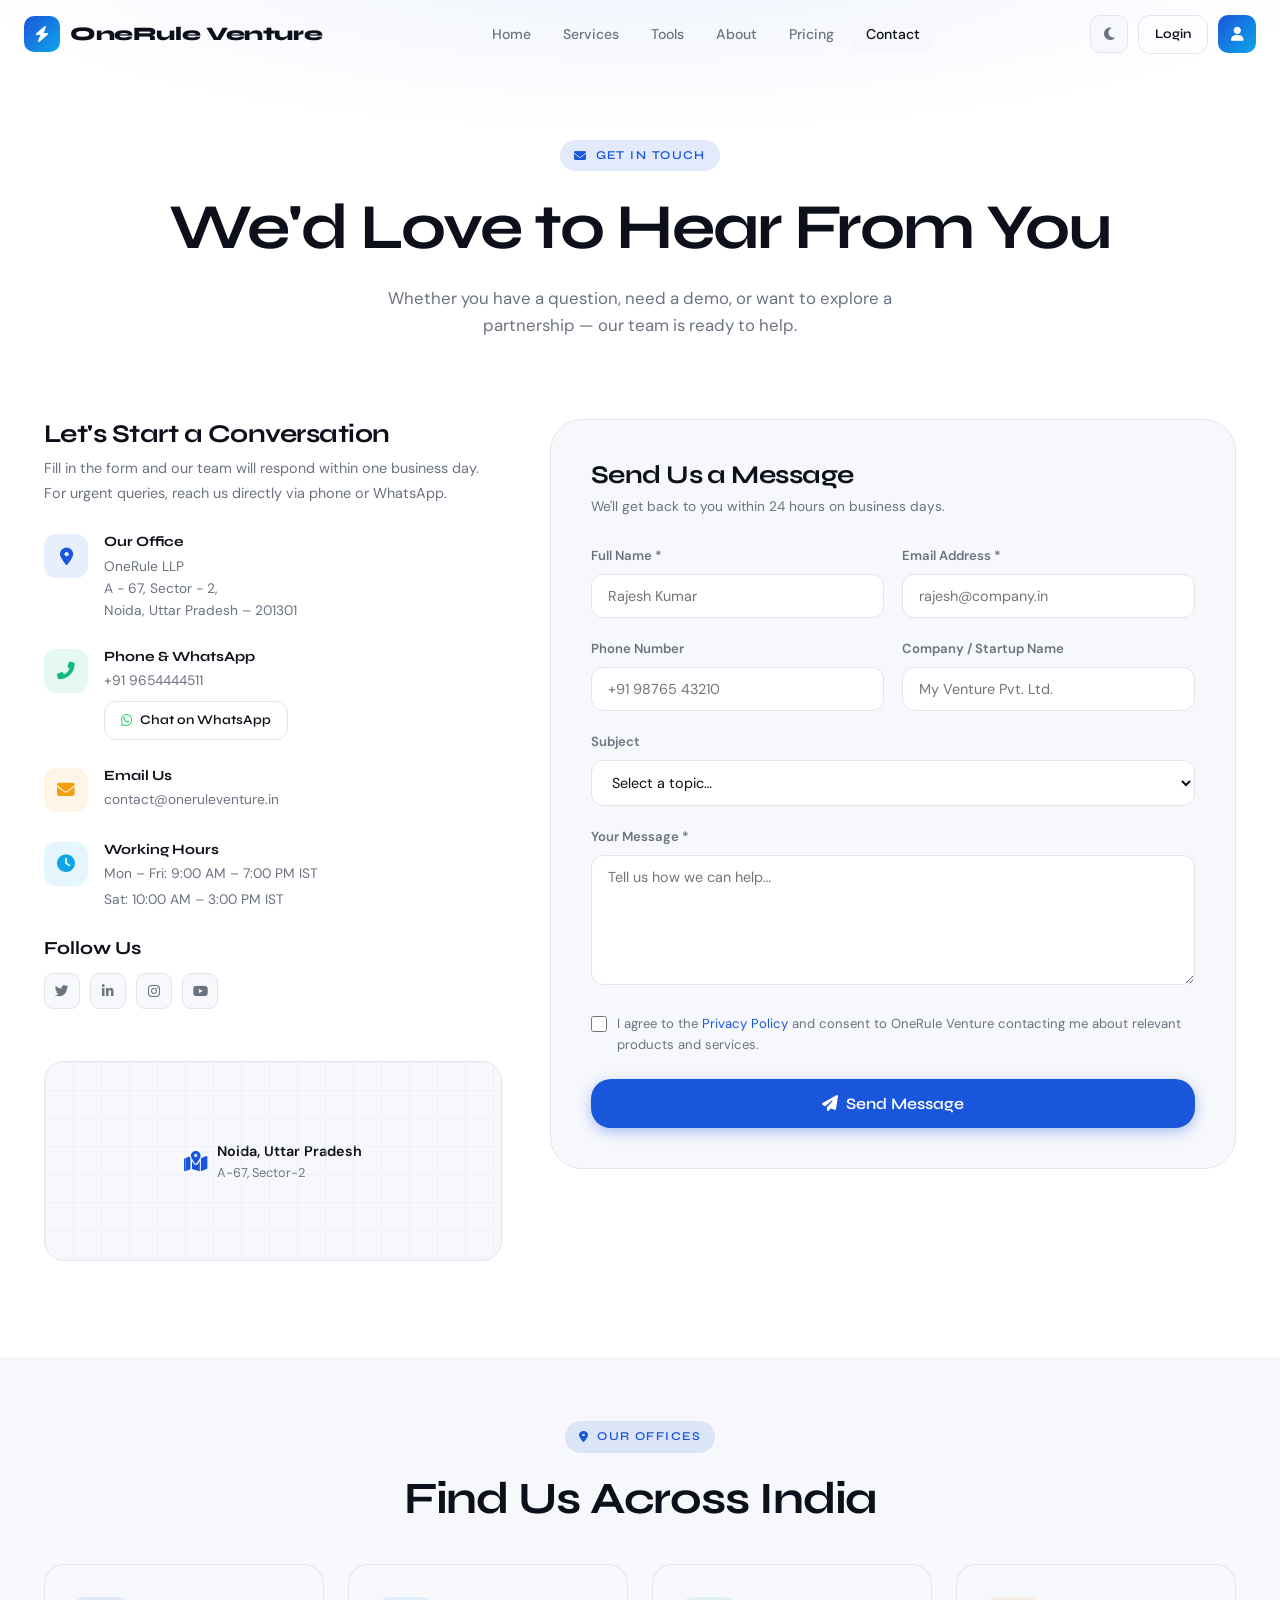
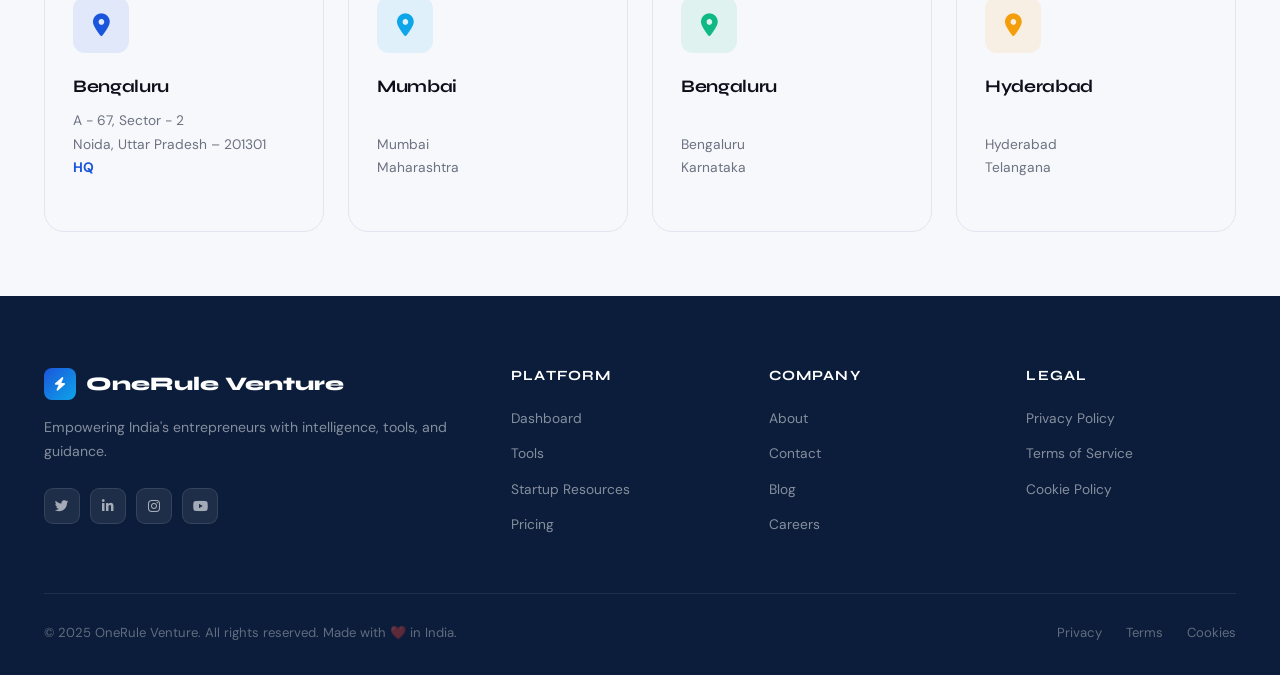
<file: contact.html>
<!DOCTYPE html>
<!-- OneRule Venture — contact.html -->
<html lang="en" data-theme="light">
<head>
  <meta charset="UTF-8" /><meta name="viewport" content="width=device-width, initial-scale=1.0" />
  <meta name="description" content="Get in touch with OneRule Venture – contact our team for support, partnerships, or enterprise enquiries." />
  <title>Contact Us – OneRule Venture</title>
  <link rel="preconnect" href="https://fonts.googleapis.com" />
  <link href="https://fonts.googleapis.com/css2?family=Syne:wght@400;600;700;800&family=DM+Sans:opsz,wght@9..40,300;9..40,400;9..40,500;9..40,600&display=swap" rel="stylesheet" />
  <link rel="stylesheet" href="https://cdnjs.cloudflare.com/ajax/libs/font-awesome/6.5.0/css/all.min.css" />
  <link rel="stylesheet" href="style.css" />
</head>
<body>

<div id="loading-screen" class="loading-screen"><div class="loading-logo"><div class="nav-logo-icon"><i class="fas fa-bolt"></i></div>OneRule Venture</div><div class="loading-bar-wrap"><div class="loading-bar"></div></div></div>

<header class="navbar">
  <div class="navbar-inner">
    <a href="index.html" class="nav-logo"><div class="nav-logo-icon"><i class="fas fa-bolt"></i></div>OneRule Venture</a>
    <nav class="nav-links">
      <a href="index.html">Home</a><a href="services.html">Services</a><a href="tools.html">Tools</a>
      <a href="about.html">About</a><a href="pricing.html">Pricing</a><a href="contact.html" class="active">Contact</a>
    </nav>
    <div class="nav-actions">
      <button class="theme-toggle"><i class="fas fa-moon"></i></button>
      <a href="dashboard.html" class="btn btn-outline btn-sm">Login</a>
      <a href="dashboard.html" class="nav-profile"><i class="fas fa-user"></i></a>
    </div>
    <button class="hamburger"><span></span><span></span><span></span></button>
  </div>
</header>
<nav class="mobile-nav">
  <a href="index.html">Home</a><a href="services.html">Services</a><a href="tools.html">Tools</a>
  <a href="about.html">About</a><a href="pricing.html">Pricing</a><a href="contact.html">Contact</a>
</nav>

<main>

<!-- Page Hero -->
<section class="page-hero">
  <div class="container">
    <div class="section-label"><i class="fas fa-envelope"></i> Get In Touch</div>
    <h1>We'd Love to Hear From You</h1>
    <p>Whether you have a question, need a demo, or want to explore a partnership — our team is ready to help.</p>
  </div>
</section>

<!-- Contact Section -->
<section class="section" style="padding-top:0">
  <div class="container">
    <div class="contact-grid">

      <!-- Left: Info -->
      <div class="contact-info animate-on-scroll">

        <div>
          <h3 style="margin-bottom:8px">Let's Start a Conversation</h3>
          <p style="font-size:.9rem;line-height:1.75">Fill in the form and our team will respond within one business day. For urgent queries, reach us directly via phone or WhatsApp.</p>
        </div>

        <div class="contact-item">
          <div class="contact-item-icon icon-blue"><i class="fas fa-map-marker-alt"></i></div>
          <div>
            <h4>Our Office</h4>
            <p>OneRule LLP<br>A - 67, Sector - 2,<br>Noida, Uttar Pradesh – 201301</p>
          </div>
        </div>

        <div class="contact-item">
          <div class="contact-item-icon icon-green"><i class="fas fa-phone-alt"></i></div>
          <div>
            <h4>Phone & WhatsApp</h4>
            <p>+91 9654444511</p>
            <a href="tel:+919654444511" class="btn btn-outline btn-sm" style="margin-top:10px"><i class="fab fa-whatsapp" style="color:#25d366"></i> Chat on WhatsApp</a>
          </div>
        </div>

        <div class="contact-item">
          <div class="contact-item-icon icon-amber"><i class="fas fa-envelope"></i></div>
          <div>
            <h4>Email Us</h4>
            <p>contact@oneruleventure.in</p>
            <p style="margin-top:4px"></p>
          </div>
        </div>

        <div class="contact-item">
          <div class="contact-item-icon icon-teal"><i class="fas fa-clock"></i></div>
          <div>
            <h4>Working Hours</h4>
            <p>Mon – Fri: 9:00 AM – 7:00 PM IST</p>
            <p style="margin-top:4px">Sat: 10:00 AM – 3:00 PM IST</p>
          </div>
        </div>

        <!-- Social Links -->
        <div>
          <h4 style="margin-bottom:14px">Follow Us</h4>
          <div class="social-links">
            <a href="#" class="social-link" style="background:var(--color-surface);border-color:var(--color-border);color:var(--color-text-muted)" aria-label="Twitter"><i class="fab fa-twitter"></i></a>
            <a href="#" class="social-link" style="background:var(--color-surface);border-color:var(--color-border);color:var(--color-text-muted)" aria-label="LinkedIn"><i class="fab fa-linkedin-in"></i></a>
            <a href="#" class="social-link" style="background:var(--color-surface);border-color:var(--color-border);color:var(--color-text-muted)" aria-label="Instagram"><i class="fab fa-instagram"></i></a>
            <a href="#" class="social-link" style="background:var(--color-surface);border-color:var(--color-border);color:var(--color-text-muted)" aria-label="YouTube"><i class="fab fa-youtube"></i></a>
          </div>
        </div>

        <!-- Map Placeholder -->
        <div class="map-placeholder">
          <i class="fas fa-map-marked-alt"></i>
          <div>
            <p style="font-weight:600;color:var(--color-text)">Noida, Uttar Pradesh</p>
            <p style="font-size:.8rem">A-67, Sector-2</p>
          </div>
          <!-- Decorative grid background -->
          <div style="position:absolute;inset:0;background-image:linear-gradient(var(--color-border) 1px,transparent 1px),linear-gradient(90deg,var(--color-border) 1px,transparent 1px);background-size:28px 28px;opacity:.4;border-radius:inherit;pointer-events:none"></div>
        </div>

      </div>

      <!-- Right: Form -->
      <div class="animate-on-scroll stagger-1">
        <div class="contact-form">
          <h3 style="margin-bottom:6px">Send Us a Message</h3>
          <p style="font-size:.86rem;margin-bottom:28px">We'll get back to you within 24 hours on business days.</p>

          <form id="contact-form" novalidate>

            <div class="form-row">
              <div class="form-group">
                <label for="name">Full Name *</label>
                <input class="form-control" id="name" type="text" placeholder="Rajesh Kumar" required />
              </div>
              <div class="form-group">
                <label for="email">Email Address *</label>
                <input class="form-control" id="email" type="email" placeholder="rajesh@company.in" required />
              </div>
            </div>

            <div class="form-row">
              <div class="form-group">
                <label for="phone">Phone Number</label>
                <input class="form-control" id="phone" type="tel" placeholder="+91 98765 43210" />
              </div>
              <div class="form-group">
                <label for="company">Company / Startup Name</label>
                <input class="form-control" id="company" type="text" placeholder="My Venture Pvt. Ltd." />
              </div>
            </div>

            <div class="form-group">
              <label for="subject">Subject</label>
              <select class="form-control" id="subject">
                <option value="">Select a topic…</option>
                <option>General Enquiry</option>
                <option>Pricing & Plans</option>
                <option>Partnership Opportunity</option>
                <option>Technical Support</option>
                <option>Enterprise / Custom Plan</option>
                <option>Media & Press</option>
                <option>Other</option>
              </select>
            </div>

            <div class="form-group">
              <label for="message">Your Message *</label>
              <textarea class="form-control" id="message" placeholder="Tell us how we can help…" required></textarea>
            </div>

            <!-- Checkbox -->
            <div style="display:flex;align-items:flex-start;gap:10px;margin-bottom:24px">
              <input type="checkbox" id="consent" style="margin-top:3px;accent-color:var(--color-accent);width:16px;height:16px;flex-shrink:0" />
              <label for="consent" style="font-size:.82rem;color:var(--color-text-muted);cursor:pointer">
                I agree to the <a href="#" style="color:var(--color-accent)">Privacy Policy</a> and consent to OneRule Venture contacting me about relevant products and services.
              </label>
            </div>

            <button type="submit" class="btn btn-primary w-full btn-lg" style="justify-content:center">
              <i class="fas fa-paper-plane"></i> Send Message
            </button>

          </form>
        </div>
      </div>

    </div>
  </div>
</section>

<!-- Office Locations -->
<section class="section" style="background:var(--color-surface);padding-top:64px;padding-bottom:64px">
  <div class="container">
    <div class="section-header centered animate-on-scroll" style="margin-bottom:40px">
      <div class="section-label"><i class="fas fa-map-marker-alt"></i> Our Offices</div>
      <h2>Find Us Across India</h2>
    </div>
    <div class="cards-grid" style="grid-template-columns:repeat(auto-fit,minmax(220px,1fr))" >
      <div class="feature-card animate-on-scroll">
        <div class="feature-icon icon-blue"><i class="fas fa-map-marker-alt"></i></div>
        <h3>Bengaluru</h3>
        <p style="font-size:.86rem;line-height:1.7">A - 67, Sector - 2<br>Noida, Uttar Pradesh – 201301<br><strong style="color:var(--color-accent)">HQ</strong></p>
      </div>
      <div class="feature-card animate-on-scroll stagger-1">
        <div class="feature-icon icon-teal"><i class="fas fa-map-marker-alt"></i></div>
        <h3>Mumbai</h3>
        <p style="font-size:.86rem;line-height:1.7"><br>Mumbai<br>Maharashtra</p>
      </div>
      <div class="feature-card animate-on-scroll stagger-2">
        <div class="feature-icon icon-green"><i class="fas fa-map-marker-alt"></i></div>
        <h3>Bengaluru</h3>
        <p style="font-size:.86rem;line-height:1.7"><br>Bengaluru<br>Karnataka</p>
      </div>
      <div class="feature-card animate-on-scroll stagger-3">
        <div class="feature-icon icon-amber"><i class="fas fa-map-marker-alt"></i></div>
        <h3>Hyderabad</h3>
        <p style="font-size:.86rem;line-height:1.7"><br>Hyderabad<br>Telangana</p>
      </div>
    </div>
  </div>
</section>

</main>

<footer class="footer">
  <div class="container">
    <div class="footer-grid">
      <div class="footer-brand">
        <div class="footer-logo"><div class="footer-logo-icon"><i class="fas fa-bolt"></i></div>OneRule Venture</div>
        <p>Empowering India's entrepreneurs with intelligence, tools, and guidance.</p>
        <div class="social-links">
          <a href="#" class="social-link"><i class="fab fa-twitter"></i></a>
          <a href="#" class="social-link"><i class="fab fa-linkedin-in"></i></a>
          <a href="#" class="social-link"><i class="fab fa-instagram"></i></a>
          <a href="#" class="social-link"><i class="fab fa-youtube"></i></a>
        </div>
      </div>
      <div class="footer-col"><h5>Platform</h5><ul>
        <li><a href="dashboard.html">Dashboard</a></li><li><a href="tools.html">Tools</a></li>
        <li><a href="startup-resources.html">Startup Resources</a></li><li><a href="pricing.html">Pricing</a></li>
      </ul></div>
      <div class="footer-col"><h5>Company</h5><ul>
        <li><a href="about.html">About</a></li><li><a href="contact.html">Contact</a></li>
        <li><a href="#">Blog</a></li><li><a href="#">Careers</a></li>
      </ul></div>
      <div class="footer-col"><h5>Legal</h5><ul>
        <li><a href="#">Privacy Policy</a></li><li><a href="#">Terms of Service</a></li>
        <li><a href="#">Cookie Policy</a></li>
      </ul></div>
    </div>
    <div class="footer-bottom">
      <p>© 2025 OneRule Venture. All rights reserved. Made with ❤️ in India.</p>
      <div class="footer-bottom-links"><a href="#">Privacy</a><a href="#">Terms</a><a href="#">Cookies</a></div>
    </div>
  </div>
</footer>

<script src="script.js"></script>
</body>
</html>
</file>
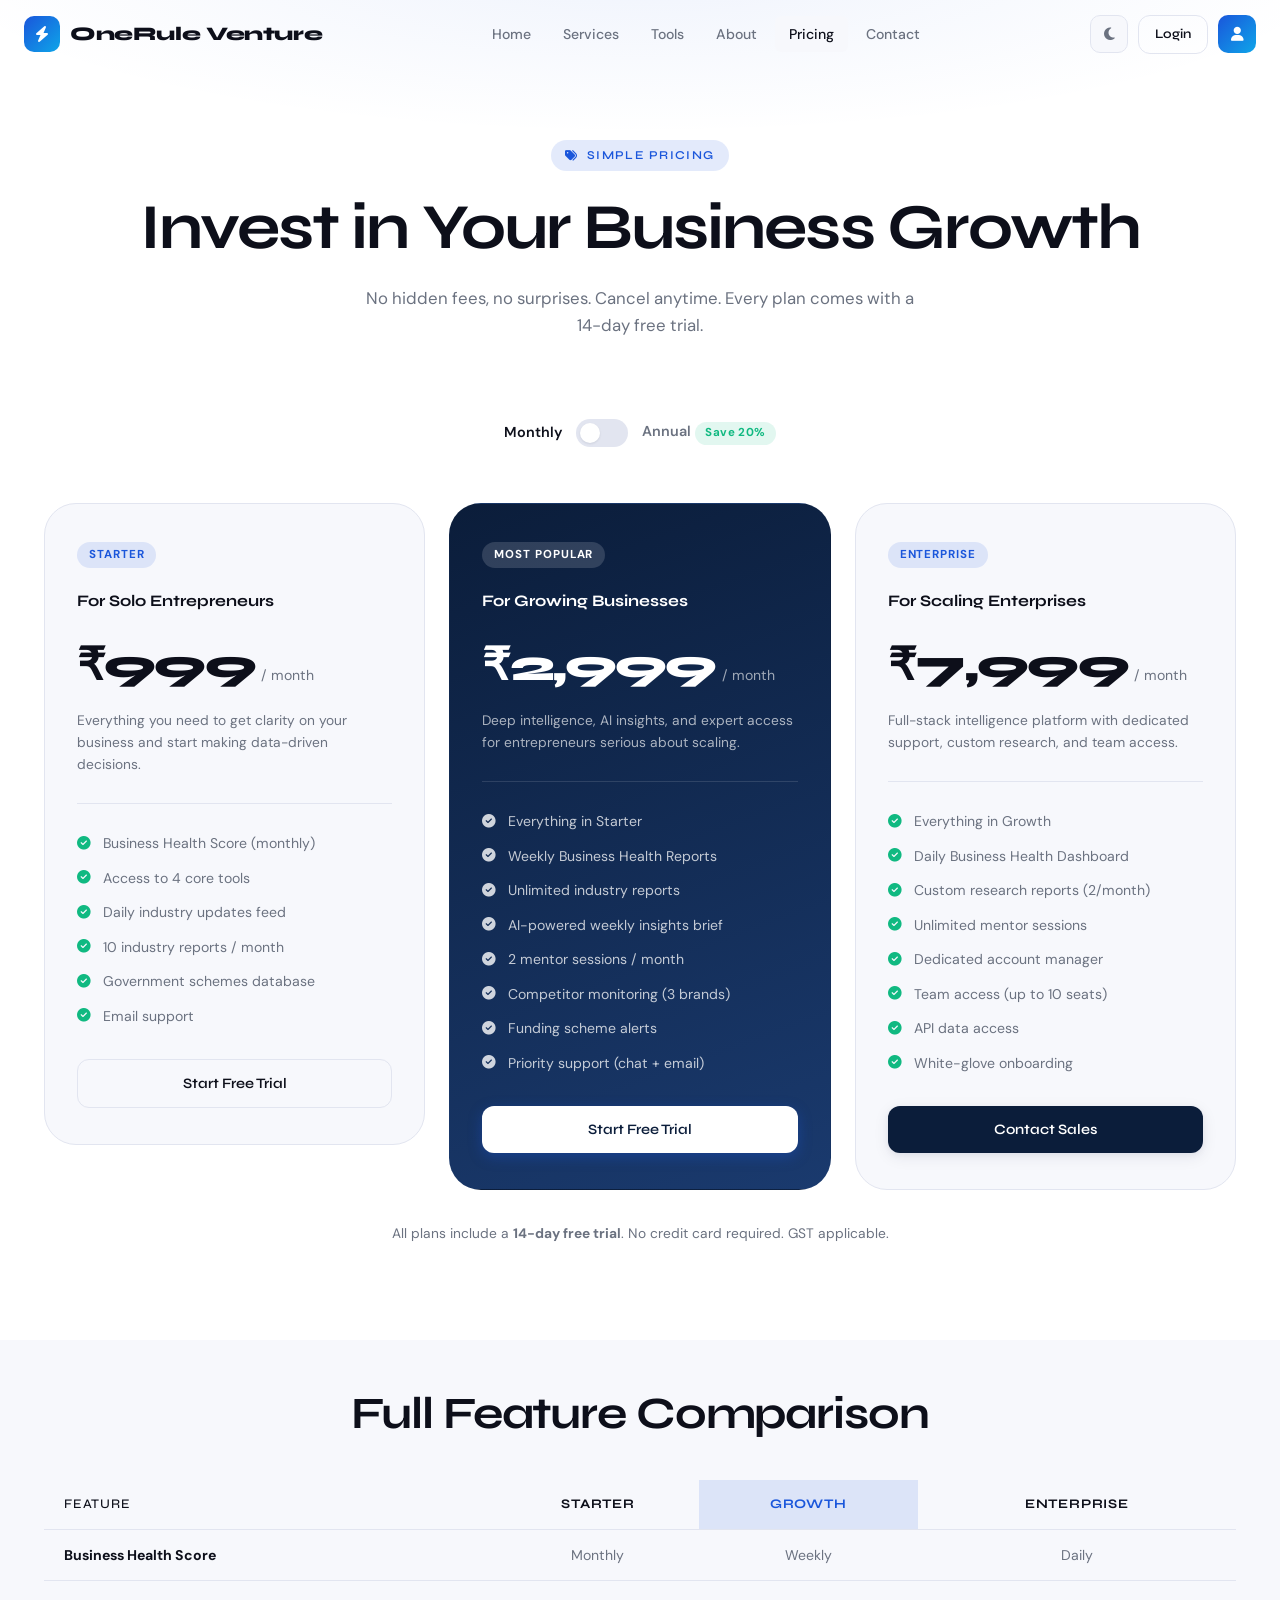
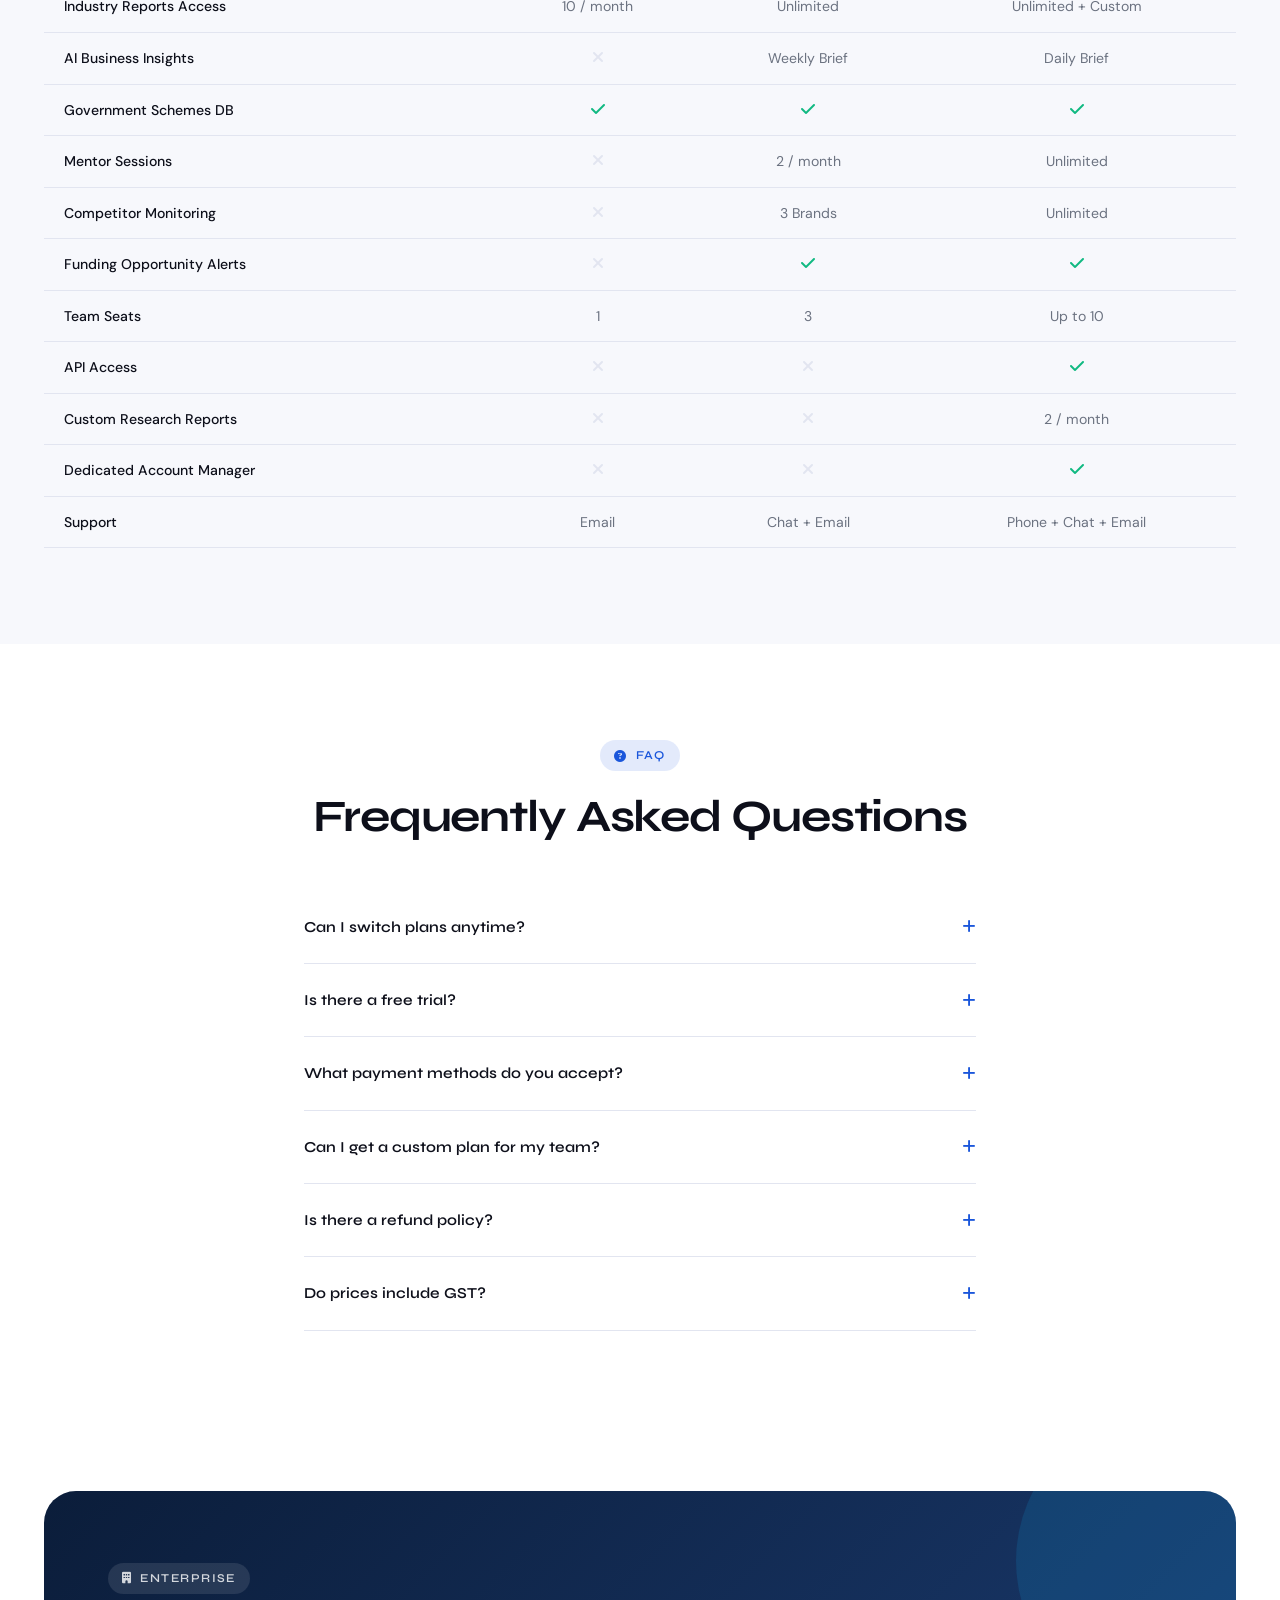
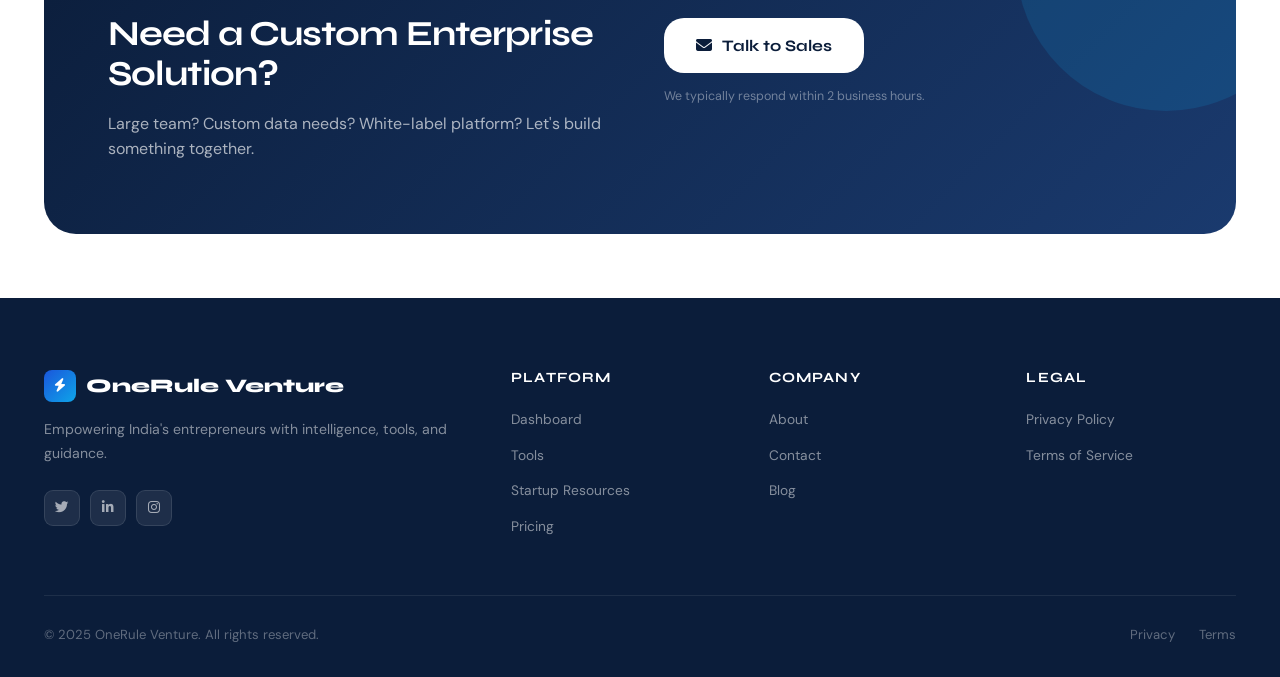
<file: pricing.html>
<!DOCTYPE html>
<!-- OneRule Venture — pricing.html -->
<html lang="en" data-theme="light">
<head>
  <meta charset="UTF-8" /><meta name="viewport" content="width=device-width, initial-scale=1.0" />
  <meta name="description" content="Transparent pricing plans for OneRule Venture – Starter, Growth, and Enterprise. Start free, scale as you grow." />
  <title>Pricing – OneRule Venture</title>
  <link rel="preconnect" href="https://fonts.googleapis.com" />
  <link href="https://fonts.googleapis.com/css2?family=Syne:wght@400;600;700;800&family=DM+Sans:opsz,wght@9..40,300;9..40,400;9..40,500;9..40,600&display=swap" rel="stylesheet" />
  <link rel="stylesheet" href="https://cdnjs.cloudflare.com/ajax/libs/font-awesome/6.5.0/css/all.min.css" />
  <link rel="stylesheet" href="style.css" />
  <style>
    .toggle-wrap {
      display: flex;
      align-items: center;
      justify-content: center;
      gap: 14px;
      margin-bottom: 56px;
    }
    .toggle-label {
      font-size: .9rem;
      font-weight: 600;
      color: var(--color-text-muted);
      transition: color var(--transition);
    }
    .toggle-label.active { color: var(--color-text); }
    .toggle-switch {
      position: relative;
      width: 52px;
      height: 28px;
    }
    .toggle-switch input { display: none; }
    .toggle-slider {
      position: absolute;
      inset: 0;
      background: var(--color-border);
      border-radius: 100px;
      cursor: pointer;
      transition: background var(--transition);
    }
    .toggle-slider::before {
      content: '';
      position: absolute;
      width: 20px; height: 20px;
      border-radius: 50%;
      background: #fff;
      top: 4px; left: 4px;
      transition: transform var(--transition);
      box-shadow: var(--shadow-sm);
    }
    .toggle-switch input:checked + .toggle-slider { background: var(--color-accent); }
    .toggle-switch input:checked + .toggle-slider::before { transform: translateX(24px); }
    .save-badge {
      display: inline-block;
      padding: 2px 10px;
      background: rgba(16,185,129,.12);
      color: var(--color-success);
      font-size: .72rem;
      font-weight: 700;
      border-radius: 100px;
      letter-spacing: .04em;
    }
    .faq-item {
      border-bottom: 1px solid var(--color-border);
      padding: 24px 0;
    }
    .faq-question {
      display: flex;
      align-items: center;
      justify-content: space-between;
      cursor: pointer;
      font-family: var(--font-display);
      font-size: .95rem;
      font-weight: 600;
      color: var(--color-text);
      gap: 16px;
    }
    .faq-question i {
      color: var(--color-accent);
      transition: transform var(--transition);
      flex-shrink: 0;
    }
    .faq-answer {
      display: none;
      padding-top: 14px;
      font-size: .88rem;
      line-height: 1.75;
      color: var(--color-text-muted);
    }
    .faq-item.open .faq-answer { display: block; }
    .faq-item.open .faq-question i { transform: rotate(45deg); }
    .compare-table {
      width: 100%;
      border-collapse: collapse;
      font-size: .88rem;
    }
    .compare-table th, .compare-table td {
      padding: 14px 20px;
      text-align: center;
      border-bottom: 1px solid var(--color-border);
    }
    .compare-table th:first-child, .compare-table td:first-child {
      text-align: left;
      font-weight: 500;
      color: var(--color-text);
    }
    .compare-table th {
      font-family: var(--font-display);
      font-weight: 700;
      color: var(--color-text);
      background: var(--color-surface);
      font-size: .82rem;
      text-transform: uppercase;
      letter-spacing: .06em;
    }
    .compare-table th.highlight { background: var(--color-accent-glow); color: var(--color-accent); }
    .compare-table td { color: var(--color-text-muted); }
    .compare-table tr:hover td { background: var(--color-surface); }
    .check-yes { color: var(--color-success); font-size: 1rem; }
    .check-no  { color: var(--color-border); font-size: 1rem; }
  </style>
</head>
<body>

<div id="loading-screen" class="loading-screen"><div class="loading-logo"><div class="nav-logo-icon"><i class="fas fa-bolt"></i></div>OneRule Venture</div><div class="loading-bar-wrap"><div class="loading-bar"></div></div></div>

<header class="navbar">
  <div class="navbar-inner">
    <a href="index.html" class="nav-logo"><div class="nav-logo-icon"><i class="fas fa-bolt"></i></div>OneRule Venture</a>
    <nav class="nav-links">
      <a href="index.html">Home</a><a href="services.html">Services</a><a href="tools.html">Tools</a>
      <a href="about.html">About</a><a href="pricing.html" class="active">Pricing</a><a href="contact.html">Contact</a>
    </nav>
    <div class="nav-actions">
      <button class="theme-toggle"><i class="fas fa-moon"></i></button>
      <a href="dashboard.html" class="btn btn-outline btn-sm">Login</a>
      <a href="dashboard.html" class="nav-profile"><i class="fas fa-user"></i></a>
    </div>
    <button class="hamburger"><span></span><span></span><span></span></button>
  </div>
</header>
<nav class="mobile-nav">
  <a href="index.html">Home</a><a href="services.html">Services</a><a href="tools.html">Tools</a>
  <a href="about.html">About</a><a href="pricing.html">Pricing</a><a href="contact.html">Contact</a>
</nav>

<main>

<!-- Page Hero -->
<section class="page-hero">
  <div class="container">
    <div class="section-label"><i class="fas fa-tags"></i> Simple Pricing</div>
    <h1>Invest in Your Business Growth</h1>
    <p>No hidden fees, no surprises. Cancel anytime. Every plan comes with a 14-day free trial.</p>
  </div>
</section>

<!-- Pricing Toggle -->
<section class="section" style="padding-top:0">
  <div class="container">

    <!-- Billing Toggle -->
    <div class="toggle-wrap animate-on-scroll">
      <span class="toggle-label active" id="toggle-monthly">Monthly</span>
      <label class="toggle-switch">
        <input type="checkbox" id="pricing-toggle" />
        <span class="toggle-slider"></span>
      </label>
      <span class="toggle-label" id="toggle-annual">Annual <span class="save-badge">Save 20%</span></span>
    </div>

    <!-- Pricing Cards -->
    <div class="pricing-grid">

      <!-- Starter -->
      <div class="pricing-card animate-on-scroll" data-plan="starter">
        <div class="pricing-badge badge-popular">Starter</div>
        <div class="pricing-name">For Solo Entrepreneurs</div>
        <div class="pricing-price">
          <span class="price-amount">₹999</span>
          <span class="price-period">/ month</span>
        </div>
        <p class="pricing-desc">Everything you need to get clarity on your business and start making data-driven decisions.</p>
        <ul class="pricing-features">
          <li class="pricing-feature"><i class="fas fa-check-circle"></i> Business Health Score (monthly)</li>
          <li class="pricing-feature"><i class="fas fa-check-circle"></i> Access to 4 core tools</li>
          <li class="pricing-feature"><i class="fas fa-check-circle"></i> Daily industry updates feed</li>
          <li class="pricing-feature"><i class="fas fa-check-circle"></i> 10 industry reports / month</li>
          <li class="pricing-feature"><i class="fas fa-check-circle"></i> Government schemes database</li>
          <li class="pricing-feature"><i class="fas fa-check-circle"></i> Email support</li>
        </ul>
        <a href="dashboard.html" class="btn btn-outline w-full" style="justify-content:center">Start Free Trial</a>
      </div>

      <!-- Growth (Featured) -->
      <div class="pricing-card featured animate-on-scroll stagger-1" data-plan="growth">
        <div class="pricing-badge">Most Popular</div>
        <div class="pricing-name">For Growing Businesses</div>
        <div class="pricing-price">
          <span class="price-amount">₹2,999</span>
          <span class="price-period">/ month</span>
        </div>
        <p class="pricing-desc">Deep intelligence, AI insights, and expert access for entrepreneurs serious about scaling.</p>
        <ul class="pricing-features">
          <li class="pricing-feature"><i class="fas fa-check-circle"></i> Everything in Starter</li>
          <li class="pricing-feature"><i class="fas fa-check-circle"></i> Weekly Business Health Reports</li>
          <li class="pricing-feature"><i class="fas fa-check-circle"></i> Unlimited industry reports</li>
          <li class="pricing-feature"><i class="fas fa-check-circle"></i> AI-powered weekly insights brief</li>
          <li class="pricing-feature"><i class="fas fa-check-circle"></i> 2 mentor sessions / month</li>
          <li class="pricing-feature"><i class="fas fa-check-circle"></i> Competitor monitoring (3 brands)</li>
          <li class="pricing-feature"><i class="fas fa-check-circle"></i> Funding scheme alerts</li>
          <li class="pricing-feature"><i class="fas fa-check-circle"></i> Priority support (chat + email)</li>
        </ul>
        <a href="dashboard.html" class="btn btn-primary w-full" style="justify-content:center">Start Free Trial</a>
      </div>

      <!-- Enterprise -->
      <div class="pricing-card animate-on-scroll stagger-2" data-plan="enterprise">
        <div class="pricing-badge badge-popular">Enterprise</div>
        <div class="pricing-name">For Scaling Enterprises</div>
        <div class="pricing-price">
          <span class="price-amount">₹7,999</span>
          <span class="price-period">/ month</span>
        </div>
        <p class="pricing-desc">Full-stack intelligence platform with dedicated support, custom research, and team access.</p>
        <ul class="pricing-features">
          <li class="pricing-feature"><i class="fas fa-check-circle"></i> Everything in Growth</li>
          <li class="pricing-feature"><i class="fas fa-check-circle"></i> Daily Business Health Dashboard</li>
          <li class="pricing-feature"><i class="fas fa-check-circle"></i> Custom research reports (2/month)</li>
          <li class="pricing-feature"><i class="fas fa-check-circle"></i> Unlimited mentor sessions</li>
          <li class="pricing-feature"><i class="fas fa-check-circle"></i> Dedicated account manager</li>
          <li class="pricing-feature"><i class="fas fa-check-circle"></i> Team access (up to 10 seats)</li>
          <li class="pricing-feature"><i class="fas fa-check-circle"></i> API data access</li>
          <li class="pricing-feature"><i class="fas fa-check-circle"></i> White-glove onboarding</li>
        </ul>
        <a href="contact.html" class="btn btn-dark w-full" style="justify-content:center">Contact Sales</a>
      </div>

    </div>

    <p style="text-align:center;margin-top:32px;font-size:.86rem;color:var(--color-text-muted)">
      All plans include a <strong>14-day free trial</strong>. No credit card required. GST applicable.
    </p>

  </div>
</section>

<!-- Feature Comparison Table -->
<section class="section" style="background:var(--color-surface);padding-top:48px">
  <div class="container">
    <div class="section-header centered animate-on-scroll" style="margin-bottom:40px">
      <h2>Full Feature Comparison</h2>
    </div>
    <div style="overflow-x:auto" class="animate-on-scroll">
      <table class="compare-table">
        <thead>
          <tr>
            <th style="width:38%">Feature</th>
            <th>Starter</th>
            <th class="highlight">Growth</th>
            <th>Enterprise</th>
          </tr>
        </thead>
        <tbody>
          <tr><td><strong>Business Health Score</strong></td><td>Monthly</td><td>Weekly</td><td>Daily</td></tr>
          <tr><td>Industry Reports Access</td><td>10 / month</td><td>Unlimited</td><td>Unlimited + Custom</td></tr>
          <tr><td>AI Business Insights</td><td><i class="fas fa-times check-no"></i></td><td>Weekly Brief</td><td>Daily Brief</td></tr>
          <tr><td>Government Schemes DB</td><td><i class="fas fa-check check-yes"></i></td><td><i class="fas fa-check check-yes"></i></td><td><i class="fas fa-check check-yes"></i></td></tr>
          <tr><td>Mentor Sessions</td><td><i class="fas fa-times check-no"></i></td><td>2 / month</td><td>Unlimited</td></tr>
          <tr><td>Competitor Monitoring</td><td><i class="fas fa-times check-no"></i></td><td>3 Brands</td><td>Unlimited</td></tr>
          <tr><td>Funding Opportunity Alerts</td><td><i class="fas fa-times check-no"></i></td><td><i class="fas fa-check check-yes"></i></td><td><i class="fas fa-check check-yes"></i></td></tr>
          <tr><td>Team Seats</td><td>1</td><td>3</td><td>Up to 10</td></tr>
          <tr><td>API Access</td><td><i class="fas fa-times check-no"></i></td><td><i class="fas fa-times check-no"></i></td><td><i class="fas fa-check check-yes"></i></td></tr>
          <tr><td>Custom Research Reports</td><td><i class="fas fa-times check-no"></i></td><td><i class="fas fa-times check-no"></i></td><td>2 / month</td></tr>
          <tr><td>Dedicated Account Manager</td><td><i class="fas fa-times check-no"></i></td><td><i class="fas fa-times check-no"></i></td><td><i class="fas fa-check check-yes"></i></td></tr>
          <tr><td>Support</td><td>Email</td><td>Chat + Email</td><td>Phone + Chat + Email</td></tr>
        </tbody>
      </table>
    </div>
  </div>
</section>

<!-- FAQ -->
<section class="section">
  <div class="container" style="max-width:720px">
    <div class="section-header centered animate-on-scroll" style="margin-bottom:48px">
      <div class="section-label"><i class="fas fa-question-circle"></i> FAQ</div>
      <h2>Frequently Asked Questions</h2>
    </div>
    <div class="animate-on-scroll">

      <div class="faq-item">
        <div class="faq-question">Can I switch plans anytime? <i class="fas fa-plus"></i></div>
        <div class="faq-answer">Yes, absolutely. You can upgrade or downgrade your plan at any time. Upgrades take effect immediately; downgrades take effect at the next billing cycle.</div>
      </div>
      <div class="faq-item">
        <div class="faq-question">Is there a free trial? <i class="fas fa-plus"></i></div>
        <div class="faq-answer">Every plan comes with a 14-day free trial — no credit card required. You'll have full access to all features in your chosen plan during the trial period.</div>
      </div>
      <div class="faq-item">
        <div class="faq-question">What payment methods do you accept? <i class="fas fa-plus"></i></div>
        <div class="faq-answer">We accept all major credit/debit cards, UPI, net banking, and NEFT/RTGS for enterprise customers. All payments are secured by Razorpay.</div>
      </div>
      <div class="faq-item">
        <div class="faq-question">Can I get a custom plan for my team? <i class="fas fa-plus"></i></div>
        <div class="faq-answer">Yes! Our Enterprise plan is customizable. If you need more seats, custom research frequency, or white-label options, contact our sales team and we'll design a package for you.</div>
      </div>
      <div class="faq-item">
        <div class="faq-question">Is there a refund policy? <i class="fas fa-plus"></i></div>
        <div class="faq-answer">We offer a 7-day money-back guarantee on all paid plans if you're not satisfied. Simply contact support within 7 days of your first payment and we'll process a full refund, no questions asked.</div>
      </div>
      <div class="faq-item">
        <div class="faq-question">Do prices include GST? <i class="fas fa-plus"></i></div>
        <div class="faq-answer">All listed prices are exclusive of GST. 18% GST will be applied at checkout. GST invoices are issued for all transactions and can be used for input tax credit.</div>
      </div>

    </div>
  </div>
</section>

<!-- Bottom CTA -->
<section class="section-sm">
  <div class="container">
    <div class="newsletter-section animate-on-scroll">
      <div class="newsletter-inner">
        <div>
          <div class="section-label" style="background:rgba(255,255,255,.1);color:rgba(255,255,255,.8)"><i class="fas fa-building"></i> Enterprise</div>
          <h2>Need a Custom Enterprise Solution?</h2>
          <p>Large team? Custom data needs? White-label platform? Let's build something together.</p>
        </div>
        <div>
          <a href="contact.html" class="btn btn-lg" style="background:#fff;color:var(--color-primary);font-weight:700;display:inline-flex;align-items:center;gap:10px;margin-bottom:14px">
            <i class="fas fa-envelope"></i> Talk to Sales
          </a>
          <p style="color:rgba(255,255,255,.4);font-size:.78rem">We typically respond within 2 business hours.</p>
        </div>
      </div>
    </div>
  </div>
</section>

</main>

<footer class="footer">
  <div class="container">
    <div class="footer-grid">
      <div class="footer-brand">
        <div class="footer-logo"><div class="footer-logo-icon"><i class="fas fa-bolt"></i></div>OneRule Venture</div>
        <p>Empowering India's entrepreneurs with intelligence, tools, and guidance.</p>
        <div class="social-links">
          <a href="#" class="social-link"><i class="fab fa-twitter"></i></a>
          <a href="#" class="social-link"><i class="fab fa-linkedin-in"></i></a>
          <a href="#" class="social-link"><i class="fab fa-instagram"></i></a>
        </div>
      </div>
      <div class="footer-col"><h5>Platform</h5><ul>
        <li><a href="dashboard.html">Dashboard</a></li><li><a href="tools.html">Tools</a></li>
        <li><a href="startup-resources.html">Startup Resources</a></li><li><a href="pricing.html">Pricing</a></li>
      </ul></div>
      <div class="footer-col"><h5>Company</h5><ul>
        <li><a href="about.html">About</a></li><li><a href="contact.html">Contact</a></li>
        <li><a href="#">Blog</a></li>
      </ul></div>
      <div class="footer-col"><h5>Legal</h5><ul>
        <li><a href="#">Privacy Policy</a></li><li><a href="#">Terms of Service</a></li>
      </ul></div>
    </div>
    <div class="footer-bottom">
      <p>© 2025 OneRule Venture. All rights reserved.</p>
      <div class="footer-bottom-links"><a href="#">Privacy</a><a href="#">Terms</a></div>
    </div>
  </div>
</footer>

<script src="script.js"></script>
<script>
  // FAQ accordion
  document.querySelectorAll('.faq-question').forEach(q => {
    q.addEventListener('click', () => {
      const item = q.parentElement;
      const isOpen = item.classList.contains('open');
      document.querySelectorAll('.faq-item').forEach(i => i.classList.remove('open'));
      if (!isOpen) item.classList.add('open');
    });
  });
  // Pricing toggle label highlight
  const toggle = document.getElementById('pricing-toggle');
  if (toggle) {
    toggle.addEventListener('change', function() {
      document.getElementById('toggle-monthly').classList.toggle('active', !this.checked);
      document.getElementById('toggle-annual').classList.toggle('active', this.checked);
    });
  }
</script>
</body>
</html>
</file>
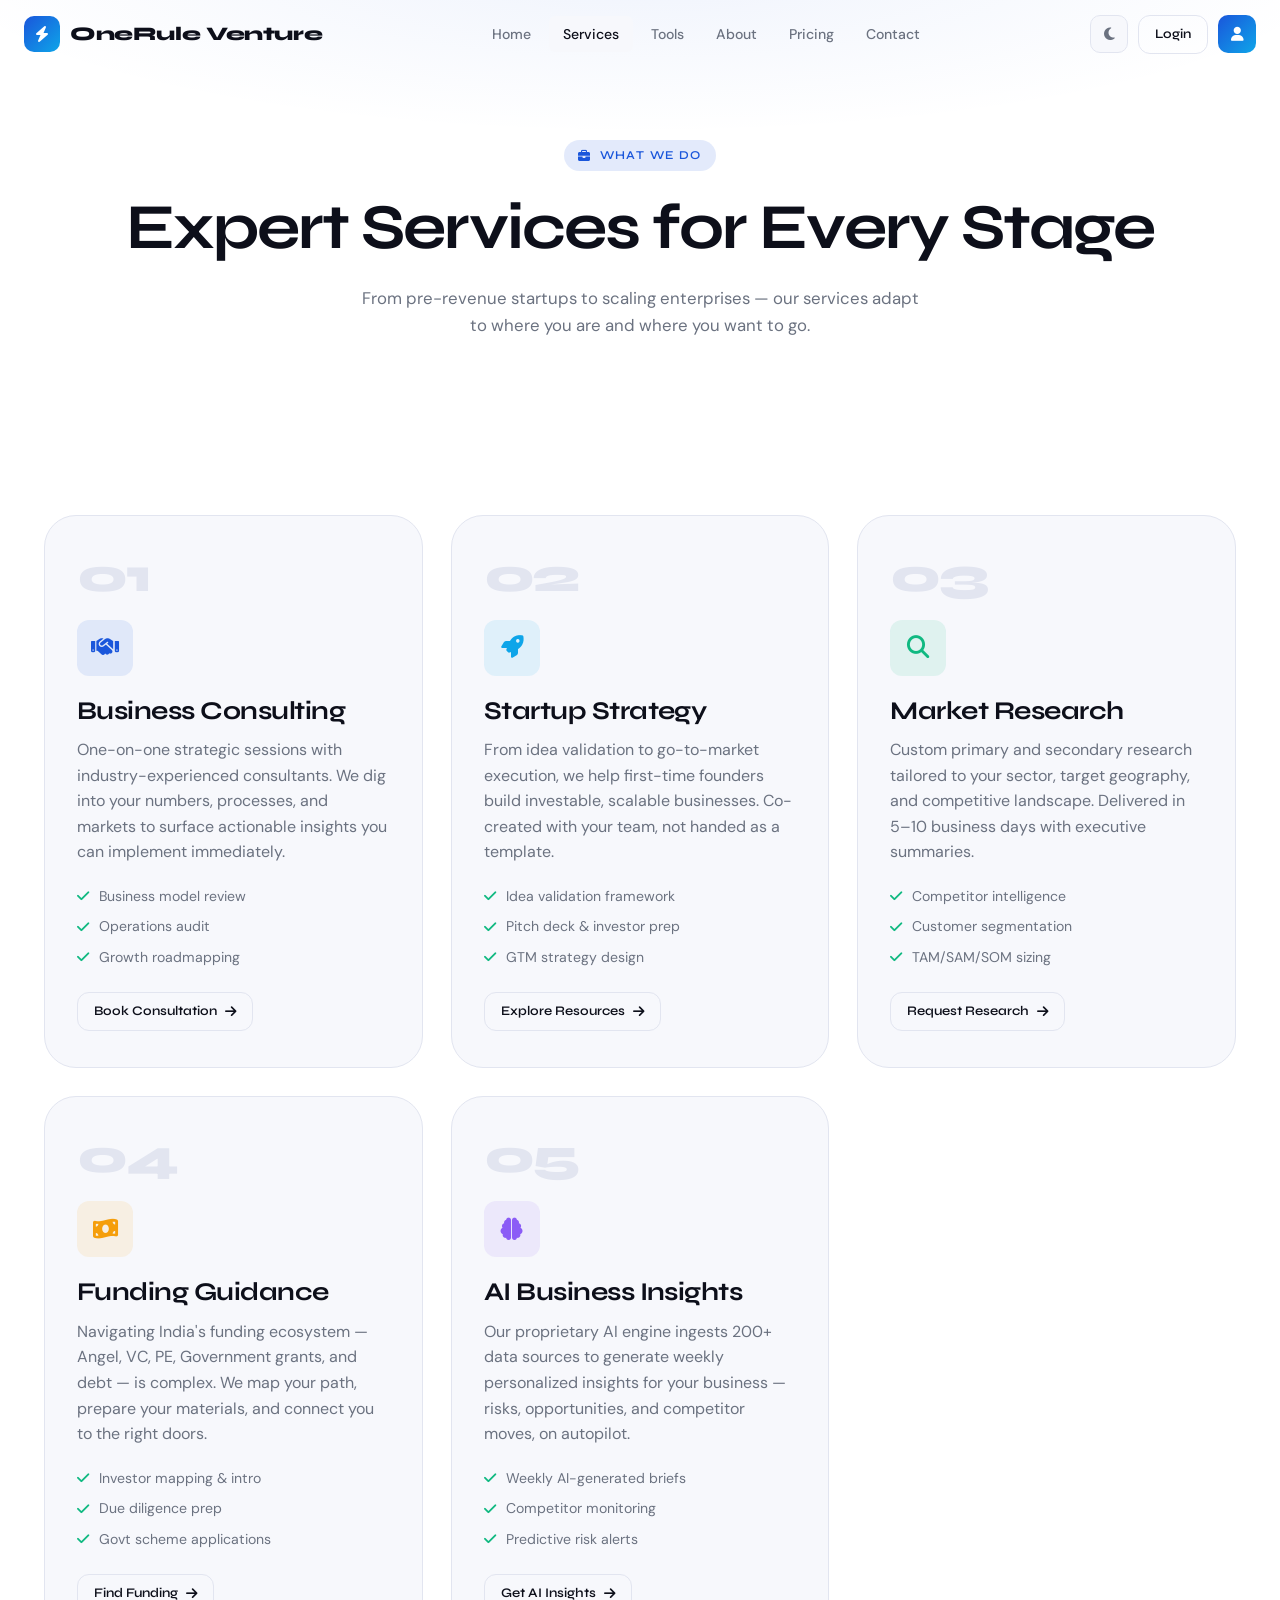
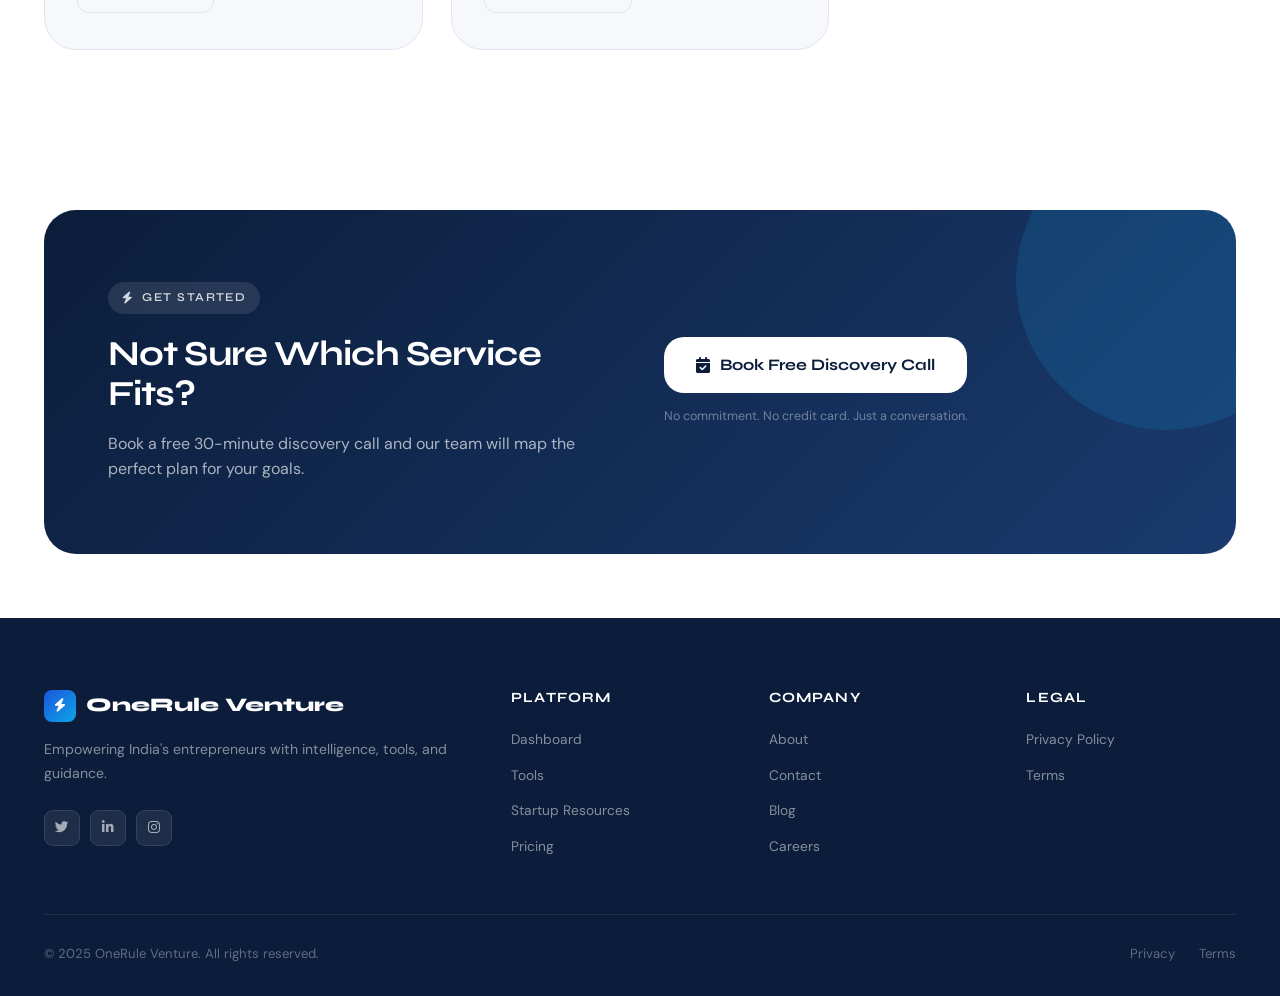
<file: services.html>
<!DOCTYPE html>
<!-- OneRule Venture — services.html -->
<html lang="en" data-theme="light">
<head>
  <meta charset="UTF-8" /><meta name="viewport" content="width=device-width, initial-scale=1.0" />
  <meta name="description" content="Business consulting, startup strategy, market research, funding guidance, and AI-powered insights from OneRule Venture." />
  <title>Services – OneRule Venture</title>
  <link rel="preconnect" href="https://fonts.googleapis.com" />
  <link href="https://fonts.googleapis.com/css2?family=Syne:wght@400;600;700;800&family=DM+Sans:opsz,wght@9..40,300;9..40,400;9..40,500;9..40,600&display=swap" rel="stylesheet" />
  <link rel="stylesheet" href="https://cdnjs.cloudflare.com/ajax/libs/font-awesome/6.5.0/css/all.min.css" />
  <link rel="stylesheet" href="style.css" />
</head>
<body>

<div id="loading-screen" class="loading-screen"><div class="loading-logo"><div class="nav-logo-icon"><i class="fas fa-bolt"></i></div>OneRule Venture</div><div class="loading-bar-wrap"><div class="loading-bar"></div></div></div>

<header class="navbar">
  <div class="navbar-inner">
    <a href="index.html" class="nav-logo"><div class="nav-logo-icon"><i class="fas fa-bolt"></i></div>OneRule Venture</a>
    <nav class="nav-links">
      <a href="index.html">Home</a><a href="services.html" class="active">Services</a><a href="tools.html">Tools</a>
      <a href="about.html">About</a><a href="pricing.html">Pricing</a><a href="contact.html">Contact</a>
    </nav>
    <div class="nav-actions">
      <button class="theme-toggle"><i class="fas fa-moon"></i></button>
      <a href="dashboard.html" class="btn btn-outline btn-sm">Login</a>
      <a href="dashboard.html" class="nav-profile"><i class="fas fa-user"></i></a>
    </div>
    <button class="hamburger"><span></span><span></span><span></span></button>
  </div>
</header>
<nav class="mobile-nav">
  <a href="index.html">Home</a><a href="services.html">Services</a><a href="tools.html">Tools</a>
  <a href="about.html">About</a><a href="pricing.html">Pricing</a><a href="contact.html">Contact</a>
</nav>

<main>

<section class="page-hero">
  <div class="container">
    <div class="section-label"><i class="fas fa-briefcase"></i> What We Do</div>
    <h1>Expert Services for Every Stage</h1>
    <p>From pre-revenue startups to scaling enterprises — our services adapt to where you are and where you want to go.</p>
  </div>
</section>

<!-- Services List -->
<section class="section">
  <div class="container">
    <div class="services-list">

      <div class="service-item animate-on-scroll">
        <div class="service-num">01</div>
        <div class="feature-icon icon-blue" style="margin-bottom:20px"><i class="fas fa-handshake"></i></div>
        <h3>Business Consulting</h3>
        <p style="margin:12px 0 20px">One-on-one strategic sessions with industry-experienced consultants. We dig into your numbers, processes, and markets to surface actionable insights you can implement immediately.</p>
        <ul style="display:flex;flex-direction:column;gap:8px;margin-bottom:24px">
          <li style="display:flex;align-items:center;gap:10px;font-size:.88rem;color:var(--color-text-muted)"><i class="fas fa-check" style="color:var(--color-success)"></i> Business model review</li>
          <li style="display:flex;align-items:center;gap:10px;font-size:.88rem;color:var(--color-text-muted)"><i class="fas fa-check" style="color:var(--color-success)"></i> Operations audit</li>
          <li style="display:flex;align-items:center;gap:10px;font-size:.88rem;color:var(--color-text-muted)"><i class="fas fa-check" style="color:var(--color-success)"></i> Growth roadmapping</li>
        </ul>
        <a href="contact.html" class="btn btn-outline btn-sm">Book Consultation <i class="fas fa-arrow-right"></i></a>
      </div>

      <div class="service-item animate-on-scroll stagger-1">
        <div class="service-num">02</div>
        <div class="feature-icon icon-teal" style="margin-bottom:20px"><i class="fas fa-rocket"></i></div>
        <h3>Startup Strategy</h3>
        <p style="margin:12px 0 20px">From idea validation to go-to-market execution, we help first-time founders build investable, scalable businesses. Co-created with your team, not handed as a template.</p>
        <ul style="display:flex;flex-direction:column;gap:8px;margin-bottom:24px">
          <li style="display:flex;align-items:center;gap:10px;font-size:.88rem;color:var(--color-text-muted)"><i class="fas fa-check" style="color:var(--color-success)"></i> Idea validation framework</li>
          <li style="display:flex;align-items:center;gap:10px;font-size:.88rem;color:var(--color-text-muted)"><i class="fas fa-check" style="color:var(--color-success)"></i> Pitch deck & investor prep</li>
          <li style="display:flex;align-items:center;gap:10px;font-size:.88rem;color:var(--color-text-muted)"><i class="fas fa-check" style="color:var(--color-success)"></i> GTM strategy design</li>
        </ul>
        <a href="startup-resources.html" class="btn btn-outline btn-sm">Explore Resources <i class="fas fa-arrow-right"></i></a>
      </div>

      <div class="service-item animate-on-scroll stagger-2">
        <div class="service-num">03</div>
        <div class="feature-icon icon-green" style="margin-bottom:20px"><i class="fas fa-search"></i></div>
        <h3>Market Research</h3>
        <p style="margin:12px 0 20px">Custom primary and secondary research tailored to your sector, target geography, and competitive landscape. Delivered in 5–10 business days with executive summaries.</p>
        <ul style="display:flex;flex-direction:column;gap:8px;margin-bottom:24px">
          <li style="display:flex;align-items:center;gap:10px;font-size:.88rem;color:var(--color-text-muted)"><i class="fas fa-check" style="color:var(--color-success)"></i> Competitor intelligence</li>
          <li style="display:flex;align-items:center;gap:10px;font-size:.88rem;color:var(--color-text-muted)"><i class="fas fa-check" style="color:var(--color-success)"></i> Customer segmentation</li>
          <li style="display:flex;align-items:center;gap:10px;font-size:.88rem;color:var(--color-text-muted)"><i class="fas fa-check" style="color:var(--color-success)"></i> TAM/SAM/SOM sizing</li>
        </ul>
        <a href="contact.html" class="btn btn-outline btn-sm">Request Research <i class="fas fa-arrow-right"></i></a>
      </div>

      <div class="service-item animate-on-scroll">
        <div class="service-num">04</div>
        <div class="feature-icon icon-amber" style="margin-bottom:20px"><i class="fas fa-money-bill-wave"></i></div>
        <h3>Funding Guidance</h3>
        <p style="margin:12px 0 20px">Navigating India's funding ecosystem — Angel, VC, PE, Government grants, and debt — is complex. We map your path, prepare your materials, and connect you to the right doors.</p>
        <ul style="display:flex;flex-direction:column;gap:8px;margin-bottom:24px">
          <li style="display:flex;align-items:center;gap:10px;font-size:.88rem;color:var(--color-text-muted)"><i class="fas fa-check" style="color:var(--color-success)"></i> Investor mapping & intro</li>
          <li style="display:flex;align-items:center;gap:10px;font-size:.88rem;color:var(--color-text-muted)"><i class="fas fa-check" style="color:var(--color-success)"></i> Due diligence prep</li>
          <li style="display:flex;align-items:center;gap:10px;font-size:.88rem;color:var(--color-text-muted)"><i class="fas fa-check" style="color:var(--color-success)"></i> Govt scheme applications</li>
        </ul>
        <a href="startup-resources.html#funding" class="btn btn-outline btn-sm">Find Funding <i class="fas fa-arrow-right"></i></a>
      </div>

      <div class="service-item animate-on-scroll stagger-1">
        <div class="service-num">05</div>
        <div class="feature-icon icon-purple" style="margin-bottom:20px"><i class="fas fa-brain"></i></div>
        <h3>AI Business Insights</h3>
        <p style="margin:12px 0 20px">Our proprietary AI engine ingests 200+ data sources to generate weekly personalized insights for your business — risks, opportunities, and competitor moves, on autopilot.</p>
        <ul style="display:flex;flex-direction:column;gap:8px;margin-bottom:24px">
          <li style="display:flex;align-items:center;gap:10px;font-size:.88rem;color:var(--color-text-muted)"><i class="fas fa-check" style="color:var(--color-success)"></i> Weekly AI-generated briefs</li>
          <li style="display:flex;align-items:center;gap:10px;font-size:.88rem;color:var(--color-text-muted)"><i class="fas fa-check" style="color:var(--color-success)"></i> Competitor monitoring</li>
          <li style="display:flex;align-items:center;gap:10px;font-size:.88rem;color:var(--color-text-muted)"><i class="fas fa-check" style="color:var(--color-success)"></i> Predictive risk alerts</li>
        </ul>
        <a href="pricing.html" class="btn btn-outline btn-sm">Get AI Insights <i class="fas fa-arrow-right"></i></a>
      </div>

    </div>
  </div>
</section>

<!-- CTA Banner -->
<section class="section-sm">
  <div class="container">
    <div class="newsletter-section animate-on-scroll">
      <div class="newsletter-inner">
        <div>
          <div class="section-label" style="background:rgba(255,255,255,.1);color:rgba(255,255,255,.8)"><i class="fas fa-bolt"></i> Get Started</div>
          <h2>Not Sure Which Service Fits?</h2>
          <p>Book a free 30-minute discovery call and our team will map the perfect plan for your goals.</p>
        </div>
        <div>
          <a href="contact.html" class="btn btn-lg" style="background:#fff;color:var(--color-primary);font-weight:700;display:inline-flex;align-items:center;gap:10px">
            <i class="fas fa-calendar-check"></i> Book Free Discovery Call
          </a>
          <p style="color:rgba(255,255,255,.4);font-size:.78rem;margin-top:14px">No commitment. No credit card. Just a conversation.</p>
        </div>
      </div>
    </div>
  </div>
</section>

</main>

<footer class="footer">
  <div class="container">
    <div class="footer-grid">
      <div class="footer-brand">
        <div class="footer-logo"><div class="footer-logo-icon"><i class="fas fa-bolt"></i></div>OneRule Venture</div>
        <p>Empowering India's entrepreneurs with intelligence, tools, and guidance.</p>
        <div class="social-links">
          <a href="#" class="social-link"><i class="fab fa-twitter"></i></a>
          <a href="#" class="social-link"><i class="fab fa-linkedin-in"></i></a>
          <a href="#" class="social-link"><i class="fab fa-instagram"></i></a>
        </div>
      </div>
      <div class="footer-col"><h5>Platform</h5><ul>
        <li><a href="dashboard.html">Dashboard</a></li><li><a href="tools.html">Tools</a></li>
        <li><a href="startup-resources.html">Startup Resources</a></li><li><a href="pricing.html">Pricing</a></li>
      </ul></div>
      <div class="footer-col"><h5>Company</h5><ul>
        <li><a href="about.html">About</a></li><li><a href="contact.html">Contact</a></li>
        <li><a href="#">Blog</a></li><li><a href="#">Careers</a></li>
      </ul></div>
      <div class="footer-col"><h5>Legal</h5><ul>
        <li><a href="#">Privacy Policy</a></li><li><a href="#">Terms</a></li>
      </ul></div>
    </div>
    <div class="footer-bottom">
      <p>© 2025 OneRule Venture. All rights reserved.</p>
      <div class="footer-bottom-links"><a href="#">Privacy</a><a href="#">Terms</a></div>
    </div>
  </div>
</footer>

<script src="script.js"></script>
</body>
</html>
</file>
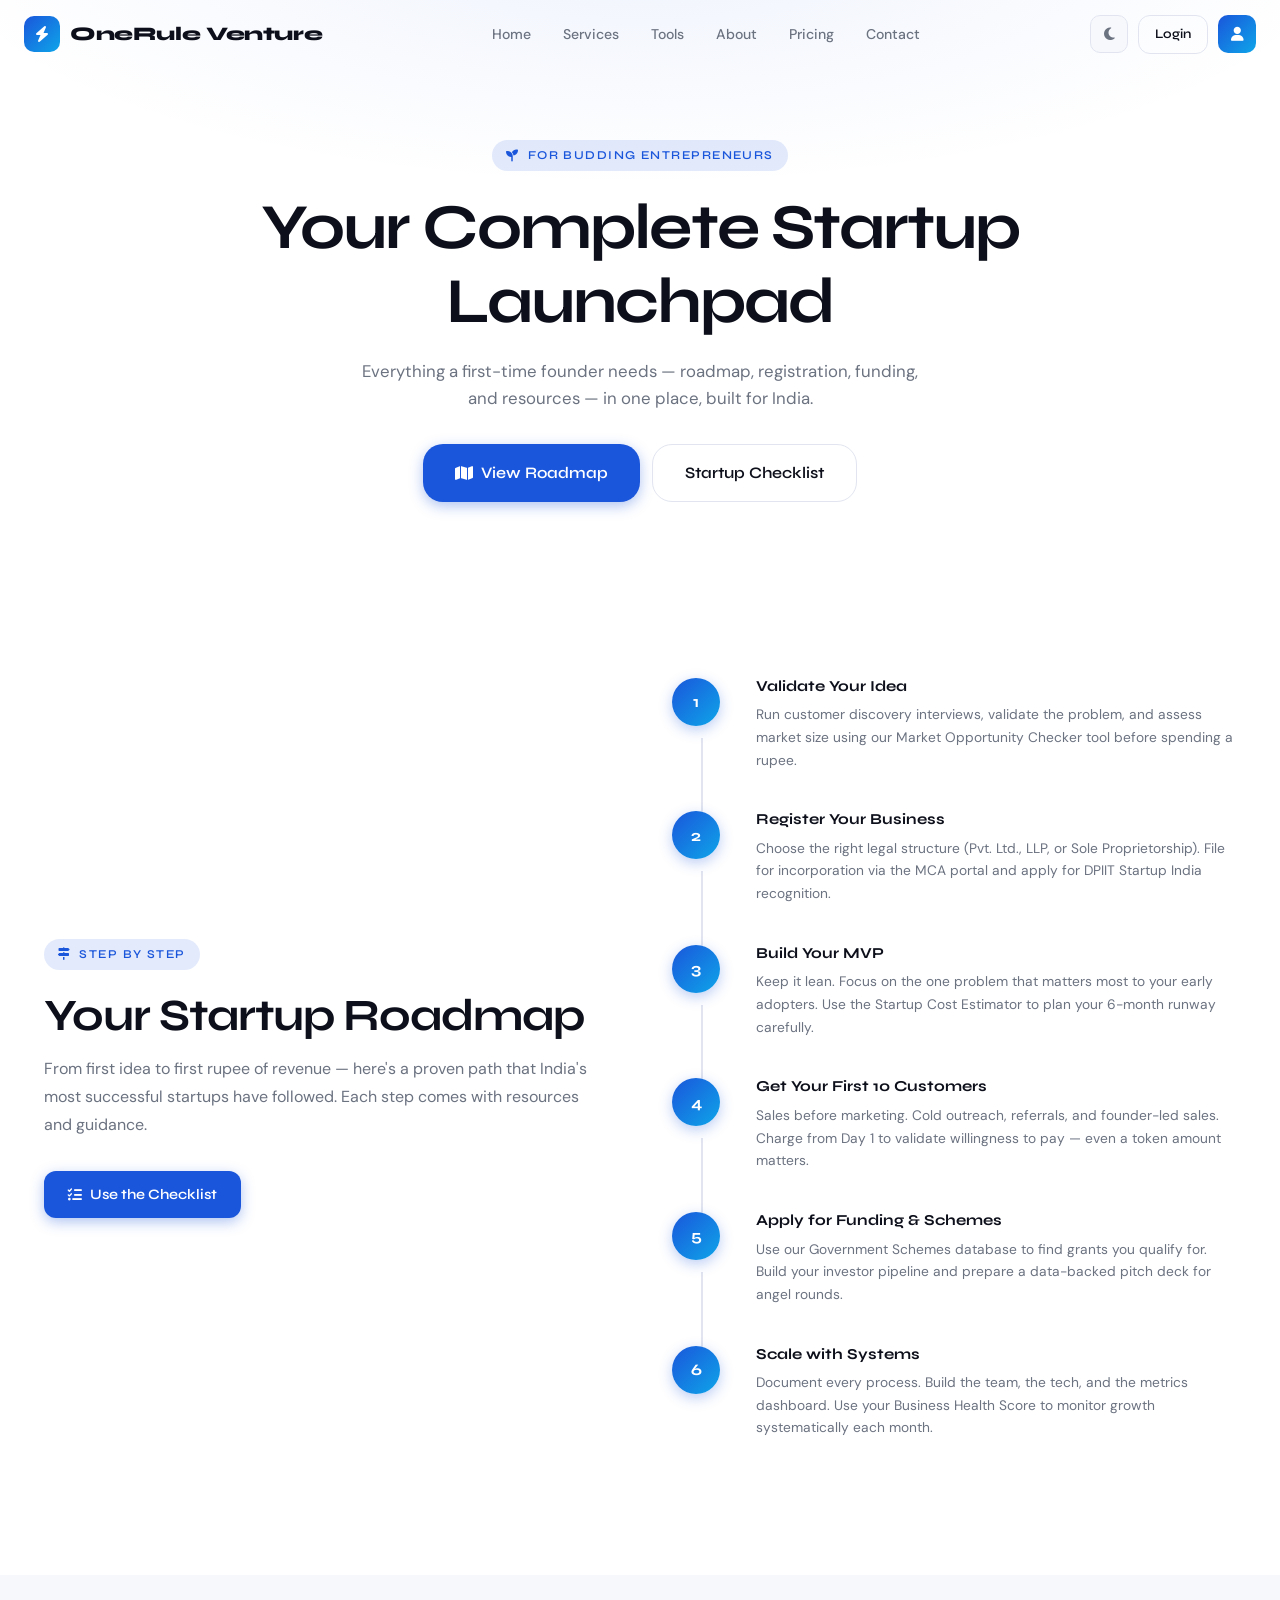
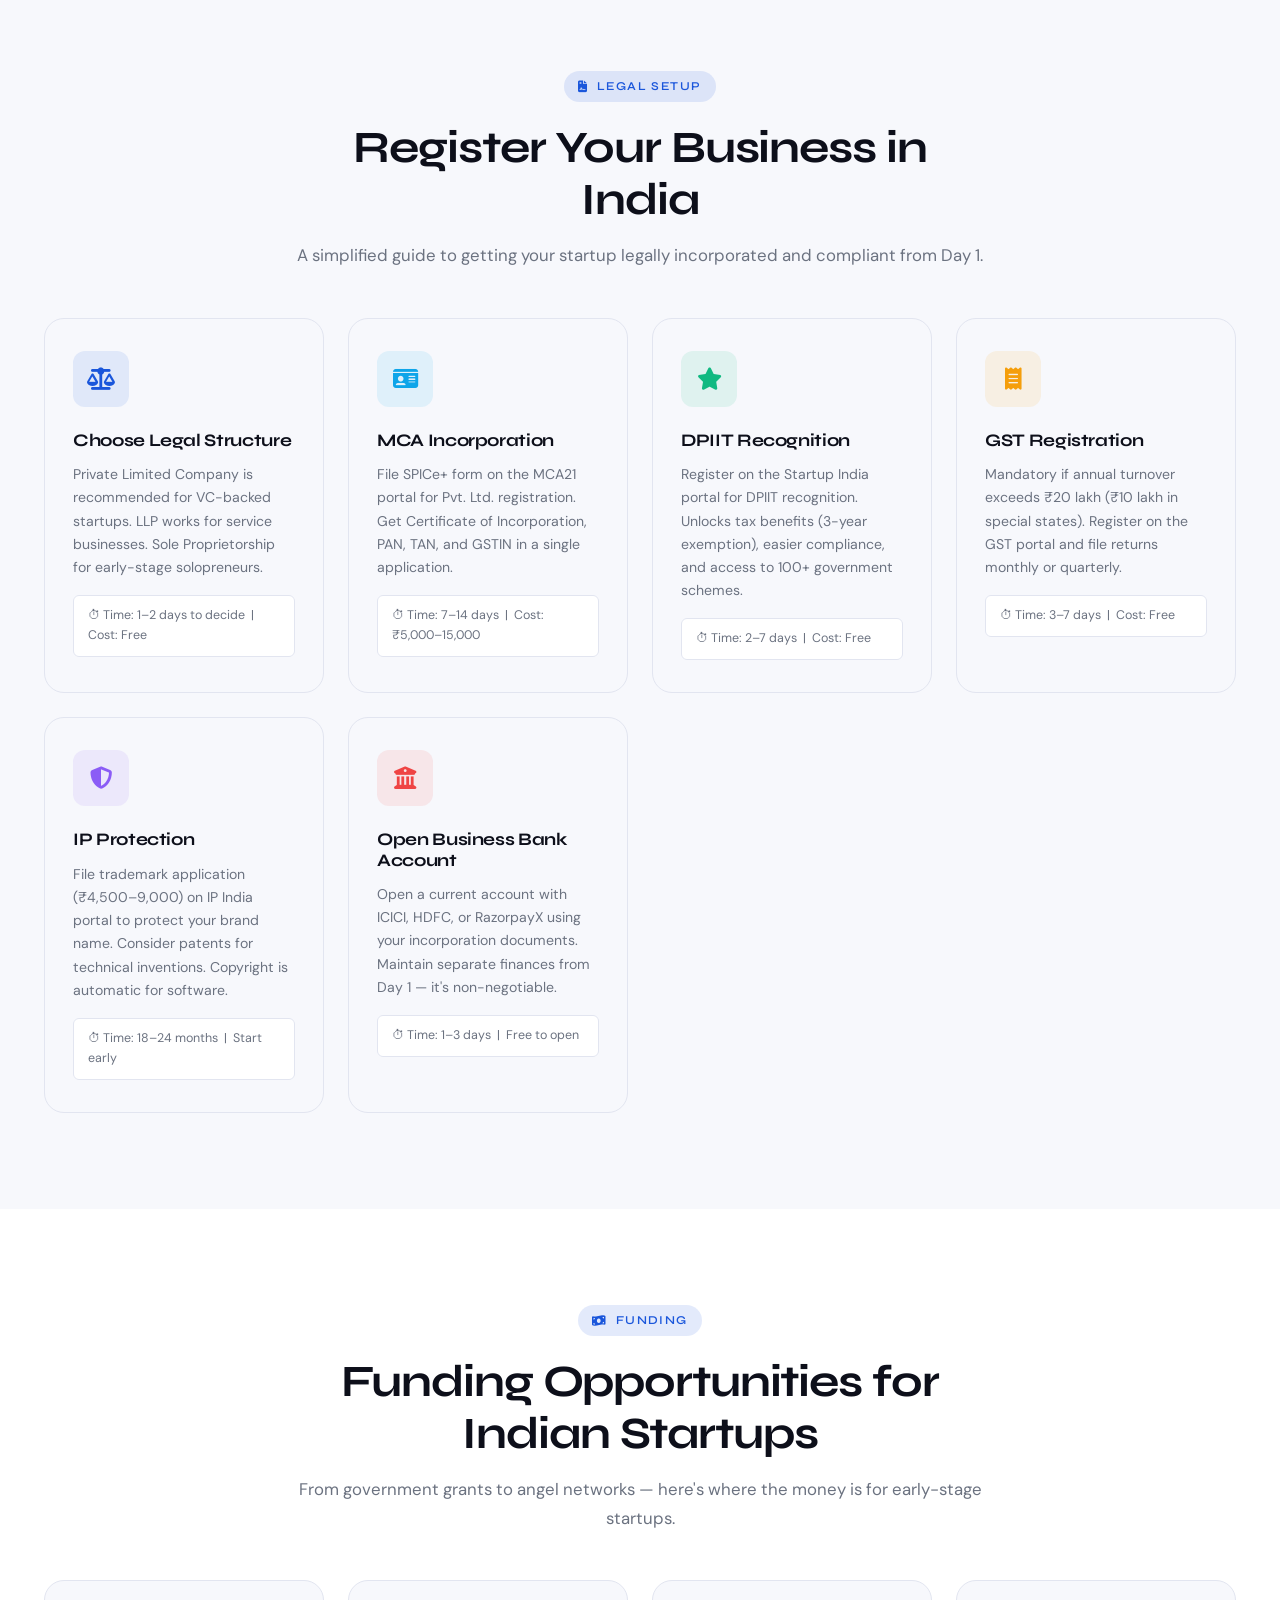
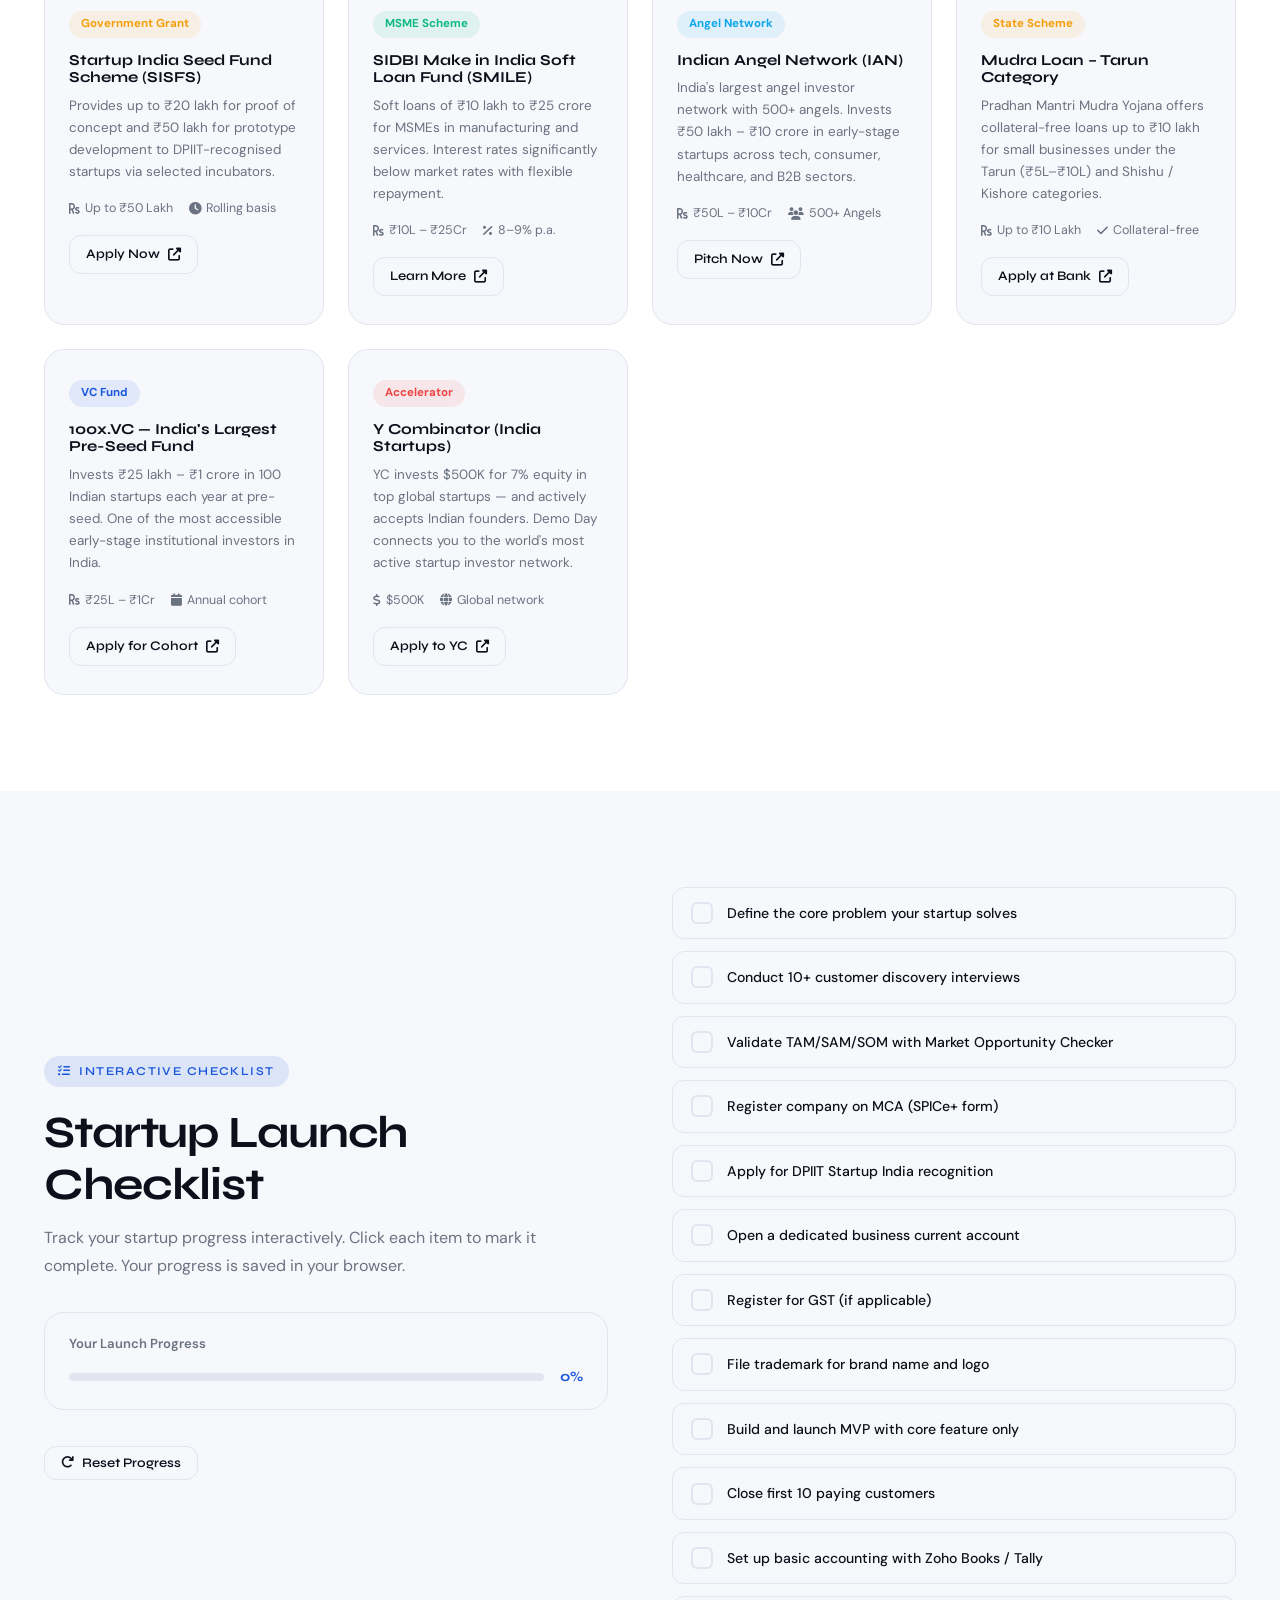
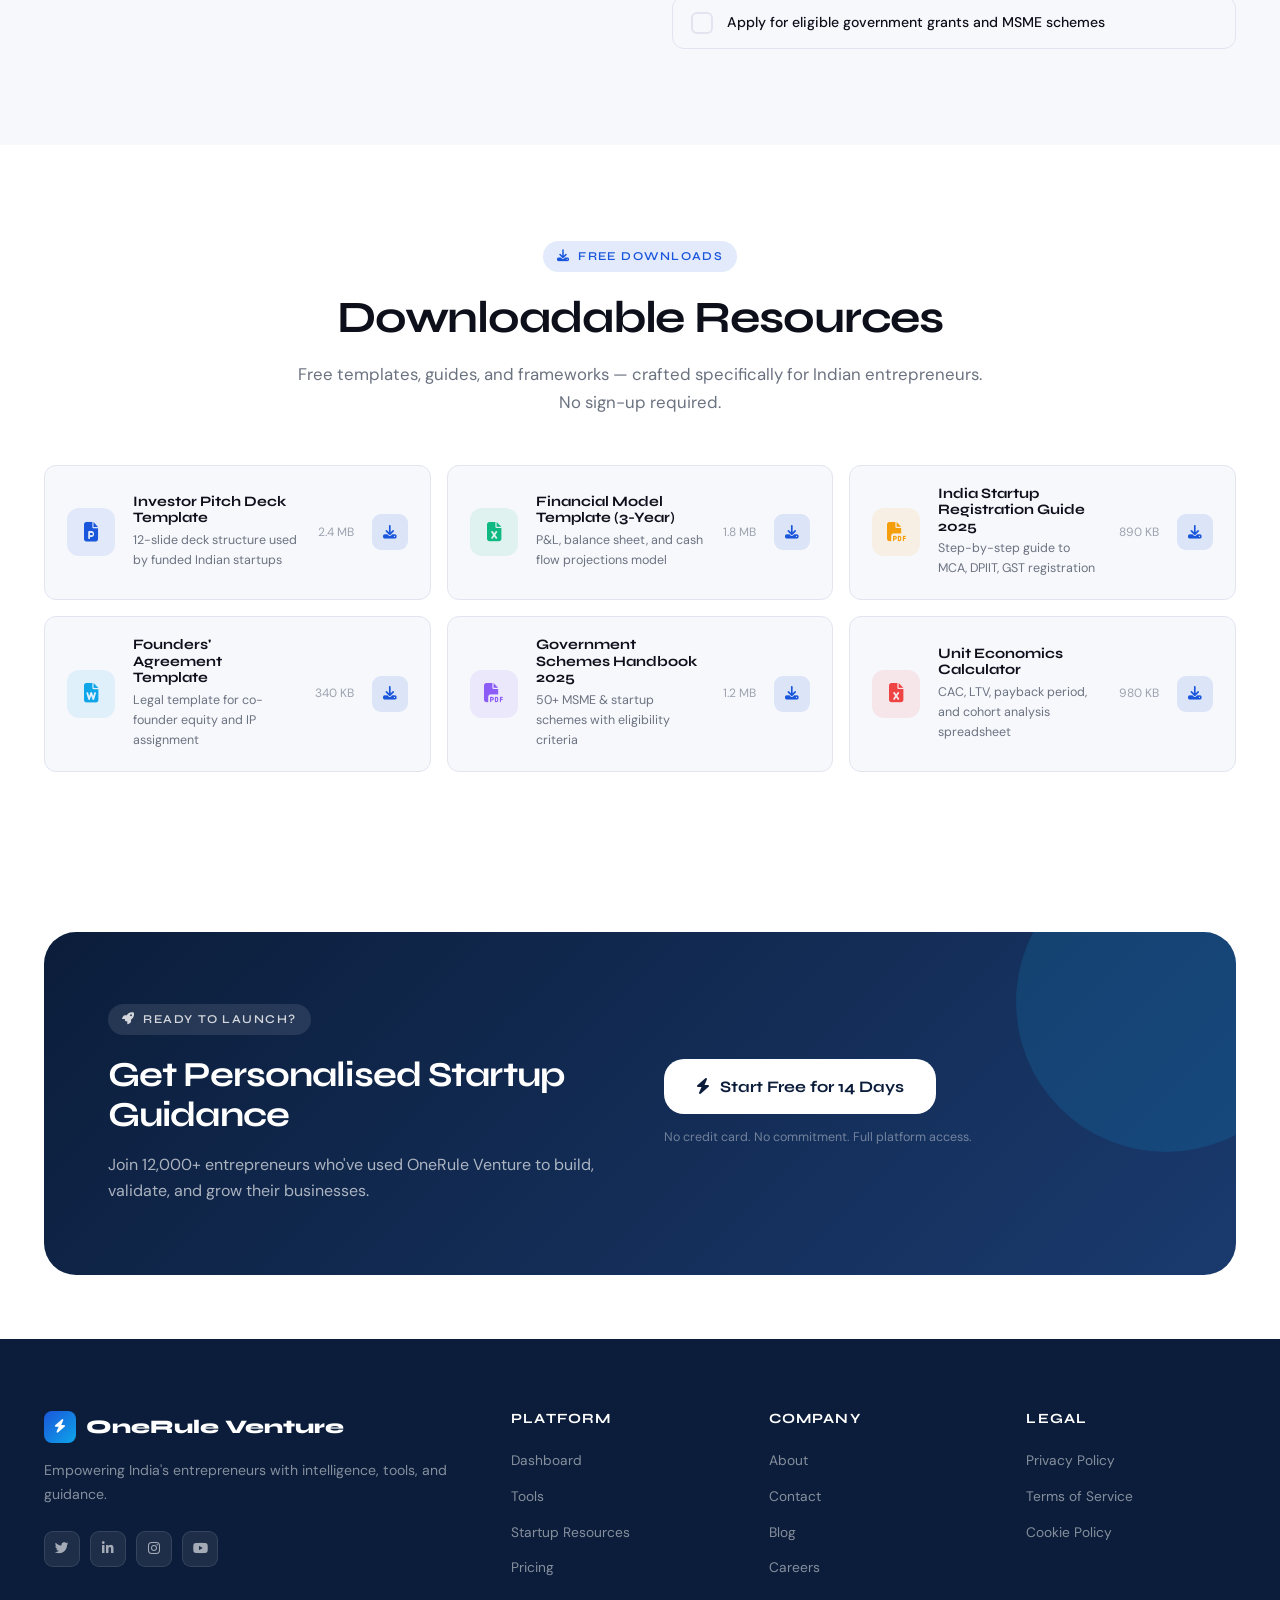
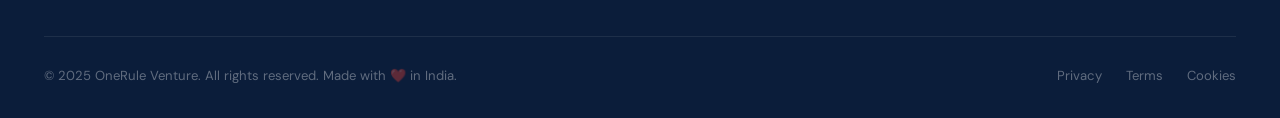
<file: startup-resources.html>
<!DOCTYPE html>
<!-- OneRule Venture — startup-resources.html -->
<html lang="en" data-theme="light">
<head>
  <meta charset="UTF-8" /><meta name="viewport" content="width=device-width, initial-scale=1.0" />
  <meta name="description" content="Startup resources for budding entrepreneurs – roadmap, registration guide, funding opportunities, checklist, and downloadable resources." />
  <title>Startup Resources – OneRule Venture</title>
  <link rel="preconnect" href="https://fonts.googleapis.com" />
  <link href="https://fonts.googleapis.com/css2?family=Syne:wght@400;600;700;800&family=DM+Sans:opsz,wght@9..40,300;9..40,400;9..40,500;9..40,600&display=swap" rel="stylesheet" />
  <link rel="stylesheet" href="https://cdnjs.cloudflare.com/ajax/libs/font-awesome/6.5.0/css/all.min.css" />
  <link rel="stylesheet" href="style.css" />
  <style>
    /* Checklist */
    .checklist { display: flex; flex-direction: column; gap: 12px; }
    .check-item {
      display: flex;
      align-items: center;
      gap: 14px;
      padding: 14px 18px;
      background: var(--color-surface);
      border: 1px solid var(--color-border);
      border-radius: var(--radius-md);
      cursor: pointer;
      transition: all var(--transition);
      user-select: none;
    }
    .check-item:hover { border-color: var(--color-accent); }
    .check-item.done { background: rgba(16,185,129,.06); border-color: rgba(16,185,129,.3); }
    .check-item.done .check-box { background: var(--color-success); border-color: var(--color-success); }
    .check-item.done .check-box i { display: block; }
    .check-item.done .check-text { text-decoration: line-through; color: var(--color-text-muted); }
    .check-box {
      width: 22px; height: 22px;
      flex-shrink: 0;
      border-radius: 6px;
      border: 2px solid var(--color-border);
      display: flex;
      align-items: center;
      justify-content: center;
      transition: all var(--transition);
    }
    .check-box i { display: none; color: #fff; font-size: .7rem; }
    .check-text { font-size: .88rem; font-weight: 500; color: var(--color-text); }

    /* Scheme cards */
    .scheme-card {
      background: var(--color-surface);
      border: 1px solid var(--color-border);
      border-radius: var(--radius-lg);
      padding: 28px 24px;
      transition: all var(--transition);
    }
    .scheme-card:hover {
      border-color: var(--color-accent);
      box-shadow: var(--shadow-md);
      transform: translateY(-3px);
    }
    .scheme-tag {
      display: inline-block;
      padding: 4px 12px;
      border-radius: 100px;
      font-size: .72rem;
      font-weight: 700;
      margin-bottom: 14px;
    }
    .scheme-card h4 { font-size: .95rem; margin-bottom: 8px; }
    .scheme-card p  { font-size: .84rem; line-height: 1.65; margin-bottom: 16px; }
    .scheme-meta {
      display: flex;
      align-items: center;
      gap: 16px;
      font-size: .78rem;
      color: var(--color-text-muted);
    }
    .scheme-meta span { display: flex; align-items: center; gap: 5px; }

    /* Download cards */
    .download-card {
      display: flex;
      align-items: center;
      gap: 18px;
      background: var(--color-surface);
      border: 1px solid var(--color-border);
      border-radius: var(--radius-md);
      padding: 20px 22px;
      transition: all var(--transition);
      cursor: pointer;
    }
    .download-card:hover {
      border-color: var(--color-accent);
      box-shadow: var(--shadow-md);
      transform: translateX(4px);
    }
    .download-icon {
      width: 48px; height: 48px;
      flex-shrink: 0;
      border-radius: var(--radius-md);
      display: flex;
      align-items: center;
      justify-content: center;
      font-size: 1.2rem;
    }
    .download-info { flex: 1; }
    .download-info h4 { font-size: .9rem; margin-bottom: 4px; }
    .download-info p  { font-size: .78rem; }
    .download-size {
      font-size: .75rem;
      color: var(--color-text-light);
      flex-shrink: 0;
    }
    .download-btn {
      width: 36px; height: 36px;
      border-radius: 9px;
      background: var(--color-accent-glow);
      display: flex;
      align-items: center;
      justify-content: center;
      color: var(--color-accent);
      font-size: .85rem;
      transition: all var(--transition);
      flex-shrink: 0;
    }
    .download-card:hover .download-btn { background: var(--color-accent); color: #fff; }

    /* Progress tracker */
    .progress-bar-wrap {
      background: var(--color-surface);
      border: 1px solid var(--color-border);
      border-radius: var(--radius-lg);
      padding: 20px 24px;
      margin-bottom: 28px;
    }
    .progress-bar-inner {
      display: flex;
      align-items: center;
      gap: 16px;
    }
    .progress-track {
      flex: 1;
      height: 8px;
      background: var(--color-border);
      border-radius: 100px;
      overflow: hidden;
    }
    .progress-fill {
      height: 100%;
      background: linear-gradient(90deg, var(--color-accent), var(--color-accent-2));
      border-radius: 100px;
      transition: width .5s ease;
      width: 0%;
    }
    .progress-label {
      font-family: var(--font-display);
      font-size: .88rem;
      font-weight: 700;
      color: var(--color-accent);
      flex-shrink: 0;
    }
  </style>
</head>
<body>

<div id="loading-screen" class="loading-screen"><div class="loading-logo"><div class="nav-logo-icon"><i class="fas fa-bolt"></i></div>OneRule Venture</div><div class="loading-bar-wrap"><div class="loading-bar"></div></div></div>

<header class="navbar">
  <div class="navbar-inner">
    <a href="index.html" class="nav-logo"><div class="nav-logo-icon"><i class="fas fa-bolt"></i></div>OneRule Venture</a>
    <nav class="nav-links">
      <a href="index.html">Home</a><a href="services.html">Services</a><a href="tools.html">Tools</a>
      <a href="about.html">About</a><a href="pricing.html">Pricing</a><a href="contact.html">Contact</a>
    </nav>
    <div class="nav-actions">
      <button class="theme-toggle"><i class="fas fa-moon"></i></button>
      <a href="dashboard.html" class="btn btn-outline btn-sm">Login</a>
      <a href="dashboard.html" class="nav-profile"><i class="fas fa-user"></i></a>
    </div>
    <button class="hamburger"><span></span><span></span><span></span></button>
  </div>
</header>
<nav class="mobile-nav">
  <a href="index.html">Home</a><a href="services.html">Services</a><a href="tools.html">Tools</a>
  <a href="about.html">About</a><a href="pricing.html">Pricing</a><a href="contact.html">Contact</a>
</nav>

<main>

<!-- Page Hero -->
<section class="page-hero">
  <div class="container">
    <div class="section-label"><i class="fas fa-seedling"></i> For Budding Entrepreneurs</div>
    <h1>Your Complete Startup<br>Launchpad</h1>
    <p>Everything a first-time founder needs — roadmap, registration, funding, and resources — in one place, built for India.</p>
    <div class="d-flex gap-12 flex-wrap" style="justify-content:center;margin-top:32px">
      <a href="#roadmap" class="btn btn-primary btn-lg"><i class="fas fa-map"></i> View Roadmap</a>
      <a href="#checklist" class="btn btn-outline btn-lg">Startup Checklist</a>
    </div>
  </div>
</section>

<!-- ── STARTUP ROADMAP ── -->
<section class="section" id="roadmap">
  <div class="container">
    <div class="why-grid">
      <div class="animate-on-scroll">
        <div class="section-label"><i class="fas fa-map-signs"></i> Step by Step</div>
        <h2>Your Startup Roadmap</h2>
        <p style="margin-top:14px;line-height:1.75">From first idea to first rupee of revenue — here's a proven path that India's most successful startups have followed. Each step comes with resources and guidance.</p>
        <a href="#checklist" class="btn btn-primary mt-32"><i class="fas fa-tasks"></i> Use the Checklist</a>
      </div>
      <div class="animate-on-scroll stagger-1">
        <div class="roadmap">
          <div class="roadmap-step">
            <div class="roadmap-num">1</div>
            <div class="roadmap-content">
              <h4>Validate Your Idea</h4>
              <p>Run customer discovery interviews, validate the problem, and assess market size using our Market Opportunity Checker tool before spending a rupee.</p>
            </div>
          </div>
          <div class="roadmap-step">
            <div class="roadmap-num">2</div>
            <div class="roadmap-content">
              <h4>Register Your Business</h4>
              <p>Choose the right legal structure (Pvt. Ltd., LLP, or Sole Proprietorship). File for incorporation via the MCA portal and apply for DPIIT Startup India recognition.</p>
            </div>
          </div>
          <div class="roadmap-step">
            <div class="roadmap-num">3</div>
            <div class="roadmap-content">
              <h4>Build Your MVP</h4>
              <p>Keep it lean. Focus on the one problem that matters most to your early adopters. Use the Startup Cost Estimator to plan your 6-month runway carefully.</p>
            </div>
          </div>
          <div class="roadmap-step">
            <div class="roadmap-num">4</div>
            <div class="roadmap-content">
              <h4>Get Your First 10 Customers</h4>
              <p>Sales before marketing. Cold outreach, referrals, and founder-led sales. Charge from Day 1 to validate willingness to pay — even a token amount matters.</p>
            </div>
          </div>
          <div class="roadmap-step">
            <div class="roadmap-num">5</div>
            <div class="roadmap-content">
              <h4>Apply for Funding & Schemes</h4>
              <p>Use our Government Schemes database to find grants you qualify for. Build your investor pipeline and prepare a data-backed pitch deck for angel rounds.</p>
            </div>
          </div>
          <div class="roadmap-step">
            <div class="roadmap-num">6</div>
            <div class="roadmap-content">
              <h4>Scale with Systems</h4>
              <p>Document every process. Build the team, the tech, and the metrics dashboard. Use your Business Health Score to monitor growth systematically each month.</p>
            </div>
          </div>
        </div>
      </div>
    </div>
  </div>
</section>

<!-- ── BUSINESS REGISTRATION STEPS ── -->
<section class="section" style="background:var(--color-surface)">
  <div class="container">
    <div class="section-header centered animate-on-scroll" style="margin-bottom:48px">
      <div class="section-label"><i class="fas fa-file-contract"></i> Legal Setup</div>
      <h2>Register Your Business in India</h2>
      <p>A simplified guide to getting your startup legally incorporated and compliant from Day 1.</p>
    </div>
    <div class="cards-grid" style="grid-template-columns:repeat(auto-fit,minmax(240px,1fr))">

      <div class="feature-card animate-on-scroll">
        <div class="feature-icon icon-blue"><i class="fas fa-balance-scale"></i></div>
        <h3>Choose Legal Structure</h3>
        <p style="margin-bottom:16px">Private Limited Company is recommended for VC-backed startups. LLP works for service businesses. Sole Proprietorship for early-stage solopreneurs.</p>
        <div style="font-size:.78rem;color:var(--color-text-muted);background:var(--color-bg);border:1px solid var(--color-border);border-radius:var(--radius-sm);padding:10px 14px">
          ⏱ Time: 1–2 days to decide &nbsp;|&nbsp; Cost: Free
        </div>
      </div>

      <div class="feature-card animate-on-scroll stagger-1">
        <div class="feature-icon icon-teal"><i class="fas fa-id-card"></i></div>
        <h3>MCA Incorporation</h3>
        <p style="margin-bottom:16px">File SPICe+ form on the MCA21 portal for Pvt. Ltd. registration. Get Certificate of Incorporation, PAN, TAN, and GSTIN in a single application.</p>
        <div style="font-size:.78rem;color:var(--color-text-muted);background:var(--color-bg);border:1px solid var(--color-border);border-radius:var(--radius-sm);padding:10px 14px">
          ⏱ Time: 7–14 days &nbsp;|&nbsp; Cost: ₹5,000–15,000
        </div>
      </div>

      <div class="feature-card animate-on-scroll stagger-2">
        <div class="feature-icon icon-green"><i class="fas fa-star"></i></div>
        <h3>DPIIT Recognition</h3>
        <p style="margin-bottom:16px">Register on the Startup India portal for DPIIT recognition. Unlocks tax benefits (3-year exemption), easier compliance, and access to 100+ government schemes.</p>
        <div style="font-size:.78rem;color:var(--color-text-muted);background:var(--color-bg);border:1px solid var(--color-border);border-radius:var(--radius-sm);padding:10px 14px">
          ⏱ Time: 2–7 days &nbsp;|&nbsp; Cost: Free
        </div>
      </div>

      <div class="feature-card animate-on-scroll stagger-3">
        <div class="feature-icon icon-amber"><i class="fas fa-receipt"></i></div>
        <h3>GST Registration</h3>
        <p style="margin-bottom:16px">Mandatory if annual turnover exceeds ₹20 lakh (₹10 lakh in special states). Register on the GST portal and file returns monthly or quarterly.</p>
        <div style="font-size:.78rem;color:var(--color-text-muted);background:var(--color-bg);border:1px solid var(--color-border);border-radius:var(--radius-sm);padding:10px 14px">
          ⏱ Time: 3–7 days &nbsp;|&nbsp; Cost: Free
        </div>
      </div>

      <div class="feature-card animate-on-scroll">
        <div class="feature-icon icon-purple"><i class="fas fa-shield-alt"></i></div>
        <h3>IP Protection</h3>
        <p style="margin-bottom:16px">File trademark application (₹4,500–9,000) on IP India portal to protect your brand name. Consider patents for technical inventions. Copyright is automatic for software.</p>
        <div style="font-size:.78rem;color:var(--color-text-muted);background:var(--color-bg);border:1px solid var(--color-border);border-radius:var(--radius-sm);padding:10px 14px">
          ⏱ Time: 18–24 months &nbsp;|&nbsp; Start early
        </div>
      </div>

      <div class="feature-card animate-on-scroll stagger-1">
        <div class="feature-icon icon-red"><i class="fas fa-university"></i></div>
        <h3>Open Business Bank Account</h3>
        <p style="margin-bottom:16px">Open a current account with ICICI, HDFC, or RazorpayX using your incorporation documents. Maintain separate finances from Day 1 — it's non-negotiable.</p>
        <div style="font-size:.78rem;color:var(--color-text-muted);background:var(--color-bg);border:1px solid var(--color-border);border-radius:var(--radius-sm);padding:10px 14px">
          ⏱ Time: 1–3 days &nbsp;|&nbsp; Free to open
        </div>
      </div>

    </div>
  </div>
</section>

<!-- ── FUNDING OPPORTUNITIES ── -->
<section class="section" id="funding">
  <div class="container">
    <div class="section-header centered animate-on-scroll" style="margin-bottom:48px">
      <div class="section-label"><i class="fas fa-money-bill-wave"></i> Funding</div>
      <h2>Funding Opportunities for Indian Startups</h2>
      <p>From government grants to angel networks — here's where the money is for early-stage startups.</p>
    </div>
    <div class="cards-grid" style="grid-template-columns:repeat(auto-fit,minmax(280px,1fr))">

      <div class="scheme-card animate-on-scroll">
        <span class="scheme-tag tag-policy">Government Grant</span>
        <h4>Startup India Seed Fund Scheme (SISFS)</h4>
        <p>Provides up to ₹20 lakh for proof of concept and ₹50 lakh for prototype development to DPIIT-recognised startups via selected incubators.</p>
        <div class="scheme-meta">
          <span><i class="fas fa-rupee-sign"></i> Up to ₹50 Lakh</span>
          <span><i class="fas fa-clock"></i> Rolling basis</span>
        </div>
        <a href="#" class="btn btn-outline btn-sm" style="margin-top:16px">Apply Now <i class="fas fa-external-link-alt"></i></a>
      </div>

      <div class="scheme-card animate-on-scroll stagger-1">
        <span class="scheme-tag tag-funding">MSME Scheme</span>
        <h4>SIDBI Make in India Soft Loan Fund (SMILE)</h4>
        <p>Soft loans of ₹10 lakh to ₹25 crore for MSMEs in manufacturing and services. Interest rates significantly below market rates with flexible repayment.</p>
        <div class="scheme-meta">
          <span><i class="fas fa-rupee-sign"></i> ₹10L – ₹25Cr</span>
          <span><i class="fas fa-percent"></i> 8–9% p.a.</span>
        </div>
        <a href="#" class="btn btn-outline btn-sm" style="margin-top:16px">Learn More <i class="fas fa-external-link-alt"></i></a>
      </div>

      <div class="scheme-card animate-on-scroll stagger-2">
        <span class="scheme-tag tag-market">Angel Network</span>
        <h4>Indian Angel Network (IAN)</h4>
        <p>India's largest angel investor network with 500+ angels. Invests ₹50 lakh – ₹10 crore in early-stage startups across tech, consumer, healthcare, and B2B sectors.</p>
        <div class="scheme-meta">
          <span><i class="fas fa-rupee-sign"></i> ₹50L – ₹10Cr</span>
          <span><i class="fas fa-users"></i> 500+ Angels</span>
        </div>
        <a href="#" class="btn btn-outline btn-sm" style="margin-top:16px">Pitch Now <i class="fas fa-external-link-alt"></i></a>
      </div>

      <div class="scheme-card animate-on-scroll">
        <span class="scheme-tag tag-policy">State Scheme</span>
        <h4>Mudra Loan – Tarun Category</h4>
        <p>Pradhan Mantri Mudra Yojana offers collateral-free loans up to ₹10 lakh for small businesses under the Tarun (₹5L–₹10L) and Shishu / Kishore categories.</p>
        <div class="scheme-meta">
          <span><i class="fas fa-rupee-sign"></i> Up to ₹10 Lakh</span>
          <span><i class="fas fa-check"></i> Collateral-free</span>
        </div>
        <a href="#" class="btn btn-outline btn-sm" style="margin-top:16px">Apply at Bank <i class="fas fa-external-link-alt"></i></a>
      </div>

      <div class="scheme-card animate-on-scroll stagger-1">
        <span class="scheme-tag tag-startup">VC Fund</span>
        <h4>100x.VC — India's Largest Pre-Seed Fund</h4>
        <p>Invests ₹25 lakh – ₹1 crore in 100 Indian startups each year at pre-seed. One of the most accessible early-stage institutional investors in India.</p>
        <div class="scheme-meta">
          <span><i class="fas fa-rupee-sign"></i> ₹25L – ₹1Cr</span>
          <span><i class="fas fa-calendar"></i> Annual cohort</span>
        </div>
        <a href="#" class="btn btn-outline btn-sm" style="margin-top:16px">Apply for Cohort <i class="fas fa-external-link-alt"></i></a>
      </div>

      <div class="scheme-card animate-on-scroll stagger-2">
        <span class="scheme-tag tag-industry">Accelerator</span>
        <h4>Y Combinator (India Startups)</h4>
        <p>YC invests $500K for 7% equity in top global startups — and actively accepts Indian founders. Demo Day connects you to the world's most active startup investor network.</p>
        <div class="scheme-meta">
          <span><i class="fas fa-dollar-sign"></i> $500K</span>
          <span><i class="fas fa-globe"></i> Global network</span>
        </div>
        <a href="#" class="btn btn-outline btn-sm" style="margin-top:16px">Apply to YC <i class="fas fa-external-link-alt"></i></a>
      </div>

    </div>
  </div>
</section>

<!-- ── STARTUP CHECKLIST ── -->
<section class="section" style="background:var(--color-surface)" id="checklist">
  <div class="container">
    <div class="why-grid">
      <div class="animate-on-scroll">
        <div class="section-label"><i class="fas fa-tasks"></i> Interactive Checklist</div>
        <h2>Startup Launch Checklist</h2>
        <p style="margin-top:14px;line-height:1.75">Track your startup progress interactively. Click each item to mark it complete. Your progress is saved in your browser.</p>
        <div class="progress-bar-wrap mt-32">
          <p style="font-size:.82rem;font-weight:600;color:var(--color-text-muted);margin-bottom:12px">Your Launch Progress</p>
          <div class="progress-bar-inner">
            <div class="progress-track"><div class="progress-fill" id="progress-fill"></div></div>
            <span class="progress-label" id="progress-label">0%</span>
          </div>
        </div>
        <button class="btn btn-outline btn-sm" id="reset-checklist" style="margin-top:8px"><i class="fas fa-redo"></i> Reset Progress</button>
      </div>

      <div class="animate-on-scroll stagger-1">
        <div class="checklist" id="startup-checklist">
          <div class="check-item" data-id="1">
            <div class="check-box"><i class="fas fa-check"></i></div>
            <span class="check-text">Define the core problem your startup solves</span>
          </div>
          <div class="check-item" data-id="2">
            <div class="check-box"><i class="fas fa-check"></i></div>
            <span class="check-text">Conduct 10+ customer discovery interviews</span>
          </div>
          <div class="check-item" data-id="3">
            <div class="check-box"><i class="fas fa-check"></i></div>
            <span class="check-text">Validate TAM/SAM/SOM with Market Opportunity Checker</span>
          </div>
          <div class="check-item" data-id="4">
            <div class="check-box"><i class="fas fa-check"></i></div>
            <span class="check-text">Register company on MCA (SPICe+ form)</span>
          </div>
          <div class="check-item" data-id="5">
            <div class="check-box"><i class="fas fa-check"></i></div>
            <span class="check-text">Apply for DPIIT Startup India recognition</span>
          </div>
          <div class="check-item" data-id="6">
            <div class="check-box"><i class="fas fa-check"></i></div>
            <span class="check-text">Open a dedicated business current account</span>
          </div>
          <div class="check-item" data-id="7">
            <div class="check-box"><i class="fas fa-check"></i></div>
            <span class="check-text">Register for GST (if applicable)</span>
          </div>
          <div class="check-item" data-id="8">
            <div class="check-box"><i class="fas fa-check"></i></div>
            <span class="check-text">File trademark for brand name and logo</span>
          </div>
          <div class="check-item" data-id="9">
            <div class="check-box"><i class="fas fa-check"></i></div>
            <span class="check-text">Build and launch MVP with core feature only</span>
          </div>
          <div class="check-item" data-id="10">
            <div class="check-box"><i class="fas fa-check"></i></div>
            <span class="check-text">Close first 10 paying customers</span>
          </div>
          <div class="check-item" data-id="11">
            <div class="check-box"><i class="fas fa-check"></i></div>
            <span class="check-text">Set up basic accounting with Zoho Books / Tally</span>
          </div>
          <div class="check-item" data-id="12">
            <div class="check-box"><i class="fas fa-check"></i></div>
            <span class="check-text">Apply for eligible government grants and MSME schemes</span>
          </div>
        </div>
      </div>
    </div>
  </div>
</section>

<!-- ── DOWNLOADABLE RESOURCES ── -->
<section class="section">
  <div class="container">
    <div class="section-header centered animate-on-scroll" style="margin-bottom:48px">
      <div class="section-label"><i class="fas fa-download"></i> Free Downloads</div>
      <h2>Downloadable Resources</h2>
      <p>Free templates, guides, and frameworks — crafted specifically for Indian entrepreneurs. No sign-up required.</p>
    </div>
    <div style="display:grid;grid-template-columns:repeat(auto-fit,minmax(320px,1fr));gap:16px" class="animate-on-scroll">

      <div class="download-card">
        <div class="download-icon icon-blue"><i class="fas fa-file-powerpoint"></i></div>
        <div class="download-info">
          <h4>Investor Pitch Deck Template</h4>
          <p>12-slide deck structure used by funded Indian startups</p>
        </div>
        <span class="download-size">2.4 MB</span>
        <div class="download-btn"><i class="fas fa-download"></i></div>
      </div>

      <div class="download-card">
        <div class="download-icon icon-green"><i class="fas fa-file-excel"></i></div>
        <div class="download-info">
          <h4>Financial Model Template (3-Year)</h4>
          <p>P&L, balance sheet, and cash flow projections model</p>
        </div>
        <span class="download-size">1.8 MB</span>
        <div class="download-btn"><i class="fas fa-download"></i></div>
      </div>

      <div class="download-card">
        <div class="download-icon icon-amber"><i class="fas fa-file-pdf"></i></div>
        <div class="download-info">
          <h4>India Startup Registration Guide 2025</h4>
          <p>Step-by-step guide to MCA, DPIIT, GST registration</p>
        </div>
        <span class="download-size">890 KB</span>
        <div class="download-btn"><i class="fas fa-download"></i></div>
      </div>

      <div class="download-card">
        <div class="download-icon icon-teal"><i class="fas fa-file-word"></i></div>
        <div class="download-info">
          <h4>Founders' Agreement Template</h4>
          <p>Legal template for co-founder equity and IP assignment</p>
        </div>
        <span class="download-size">340 KB</span>
        <div class="download-btn"><i class="fas fa-download"></i></div>
      </div>

      <div class="download-card">
        <div class="download-icon icon-purple"><i class="fas fa-file-pdf"></i></div>
        <div class="download-info">
          <h4>Government Schemes Handbook 2025</h4>
          <p>50+ MSME & startup schemes with eligibility criteria</p>
        </div>
        <span class="download-size">1.2 MB</span>
        <div class="download-btn"><i class="fas fa-download"></i></div>
      </div>

      <div class="download-card">
        <div class="download-icon icon-red"><i class="fas fa-file-excel"></i></div>
        <div class="download-info">
          <h4>Unit Economics Calculator</h4>
          <p>CAC, LTV, payback period, and cohort analysis spreadsheet</p>
        </div>
        <span class="download-size">980 KB</span>
        <div class="download-btn"><i class="fas fa-download"></i></div>
      </div>

    </div>
  </div>
</section>

<!-- CTA -->
<section class="section-sm">
  <div class="container">
    <div class="newsletter-section animate-on-scroll">
      <div class="newsletter-inner">
        <div>
          <div class="section-label" style="background:rgba(255,255,255,.1);color:rgba(255,255,255,.8)"><i class="fas fa-rocket"></i> Ready to Launch?</div>
          <h2>Get Personalised Startup Guidance</h2>
          <p>Join 12,000+ entrepreneurs who've used OneRule Venture to build, validate, and grow their businesses.</p>
        </div>
        <div>
          <a href="pricing.html" class="btn btn-lg" style="background:#fff;color:var(--color-primary);font-weight:700;display:inline-flex;align-items:center;gap:10px;margin-bottom:14px">
            <i class="fas fa-bolt"></i> Start Free for 14 Days
          </a>
          <p style="color:rgba(255,255,255,.4);font-size:.78rem">No credit card. No commitment. Full platform access.</p>
        </div>
      </div>
    </div>
  </div>
</section>

</main>

<footer class="footer">
  <div class="container">
    <div class="footer-grid">
      <div class="footer-brand">
        <div class="footer-logo"><div class="footer-logo-icon"><i class="fas fa-bolt"></i></div>OneRule Venture</div>
        <p>Empowering India's entrepreneurs with intelligence, tools, and guidance.</p>
        <div class="social-links">
          <a href="#" class="social-link"><i class="fab fa-twitter"></i></a>
          <a href="#" class="social-link"><i class="fab fa-linkedin-in"></i></a>
          <a href="#" class="social-link"><i class="fab fa-instagram"></i></a>
          <a href="#" class="social-link"><i class="fab fa-youtube"></i></a>
        </div>
      </div>
      <div class="footer-col"><h5>Platform</h5><ul>
        <li><a href="dashboard.html">Dashboard</a></li><li><a href="tools.html">Tools</a></li>
        <li><a href="startup-resources.html">Startup Resources</a></li><li><a href="pricing.html">Pricing</a></li>
      </ul></div>
      <div class="footer-col"><h5>Company</h5><ul>
        <li><a href="about.html">About</a></li><li><a href="contact.html">Contact</a></li>
        <li><a href="#">Blog</a></li><li><a href="#">Careers</a></li>
      </ul></div>
      <div class="footer-col"><h5>Legal</h5><ul>
        <li><a href="#">Privacy Policy</a></li><li><a href="#">Terms of Service</a></li>
        <li><a href="#">Cookie Policy</a></li>
      </ul></div>
    </div>
    <div class="footer-bottom">
      <p>© 2025 OneRule Venture. All rights reserved. Made with ❤️ in India.</p>
      <div class="footer-bottom-links"><a href="#">Privacy</a><a href="#">Terms</a><a href="#">Cookies</a></div>
    </div>
  </div>
</footer>

<script src="script.js"></script>
<script>
  // ── Interactive Checklist ──
  const STORAGE_KEY = 'orv-checklist';

  function loadChecklist() {
    try { return JSON.parse(localStorage.getItem(STORAGE_KEY)) || []; }
    catch { return []; }
  }

  function saveChecklist(done) {
    try { localStorage.setItem(STORAGE_KEY, JSON.stringify(done)); } catch {}
  }

  function updateProgress() {
    const items = document.querySelectorAll('.check-item');
    const done  = document.querySelectorAll('.check-item.done');
    const pct   = items.length ? Math.round(done.length / items.length * 100) : 0;
    document.getElementById('progress-fill').style.width = pct + '%';
    document.getElementById('progress-label').textContent = pct + '%';
  }

  // Init state from localStorage
  const doneIds = loadChecklist();
  document.querySelectorAll('.check-item').forEach(item => {
    if (doneIds.includes(item.dataset.id)) item.classList.add('done');
    item.addEventListener('click', () => {
      item.classList.toggle('done');
      const current = Array.from(document.querySelectorAll('.check-item.done')).map(i => i.dataset.id);
      saveChecklist(current);
      updateProgress();
    });
  });
  updateProgress();

  document.getElementById('reset-checklist')?.addEventListener('click', () => {
    document.querySelectorAll('.check-item').forEach(i => i.classList.remove('done'));
    saveChecklist([]);
    updateProgress();
  });

  // Download cards — show toast on click
  document.querySelectorAll('.download-card').forEach(card => {
    card.addEventListener('click', () => {
      const name = card.querySelector('h4')?.textContent || 'Resource';
      // Reuse showToast from script.js (available globally after load)
      const toast = document.createElement('div');
      toast.textContent = `⬇️ "${name}" download started!`;
      Object.assign(toast.style, {
        position:'fixed', bottom:'28px', right:'24px',
        background:'var(--color-success)', color:'#fff',
        padding:'14px 22px', borderRadius:'12px',
        fontFamily:'var(--font-body)', fontSize:'.9rem', fontWeight:'500',
        boxShadow:'var(--shadow-lg)', zIndex:'9999',
        animation:'fadeInUp .4s both'
      });
      document.body.appendChild(toast);
      setTimeout(() => { toast.style.opacity='0'; toast.style.transition='opacity .4s'; setTimeout(() => toast.remove(), 400); }, 3000);
    });
  });
</script>
</body>
</html>
</file>
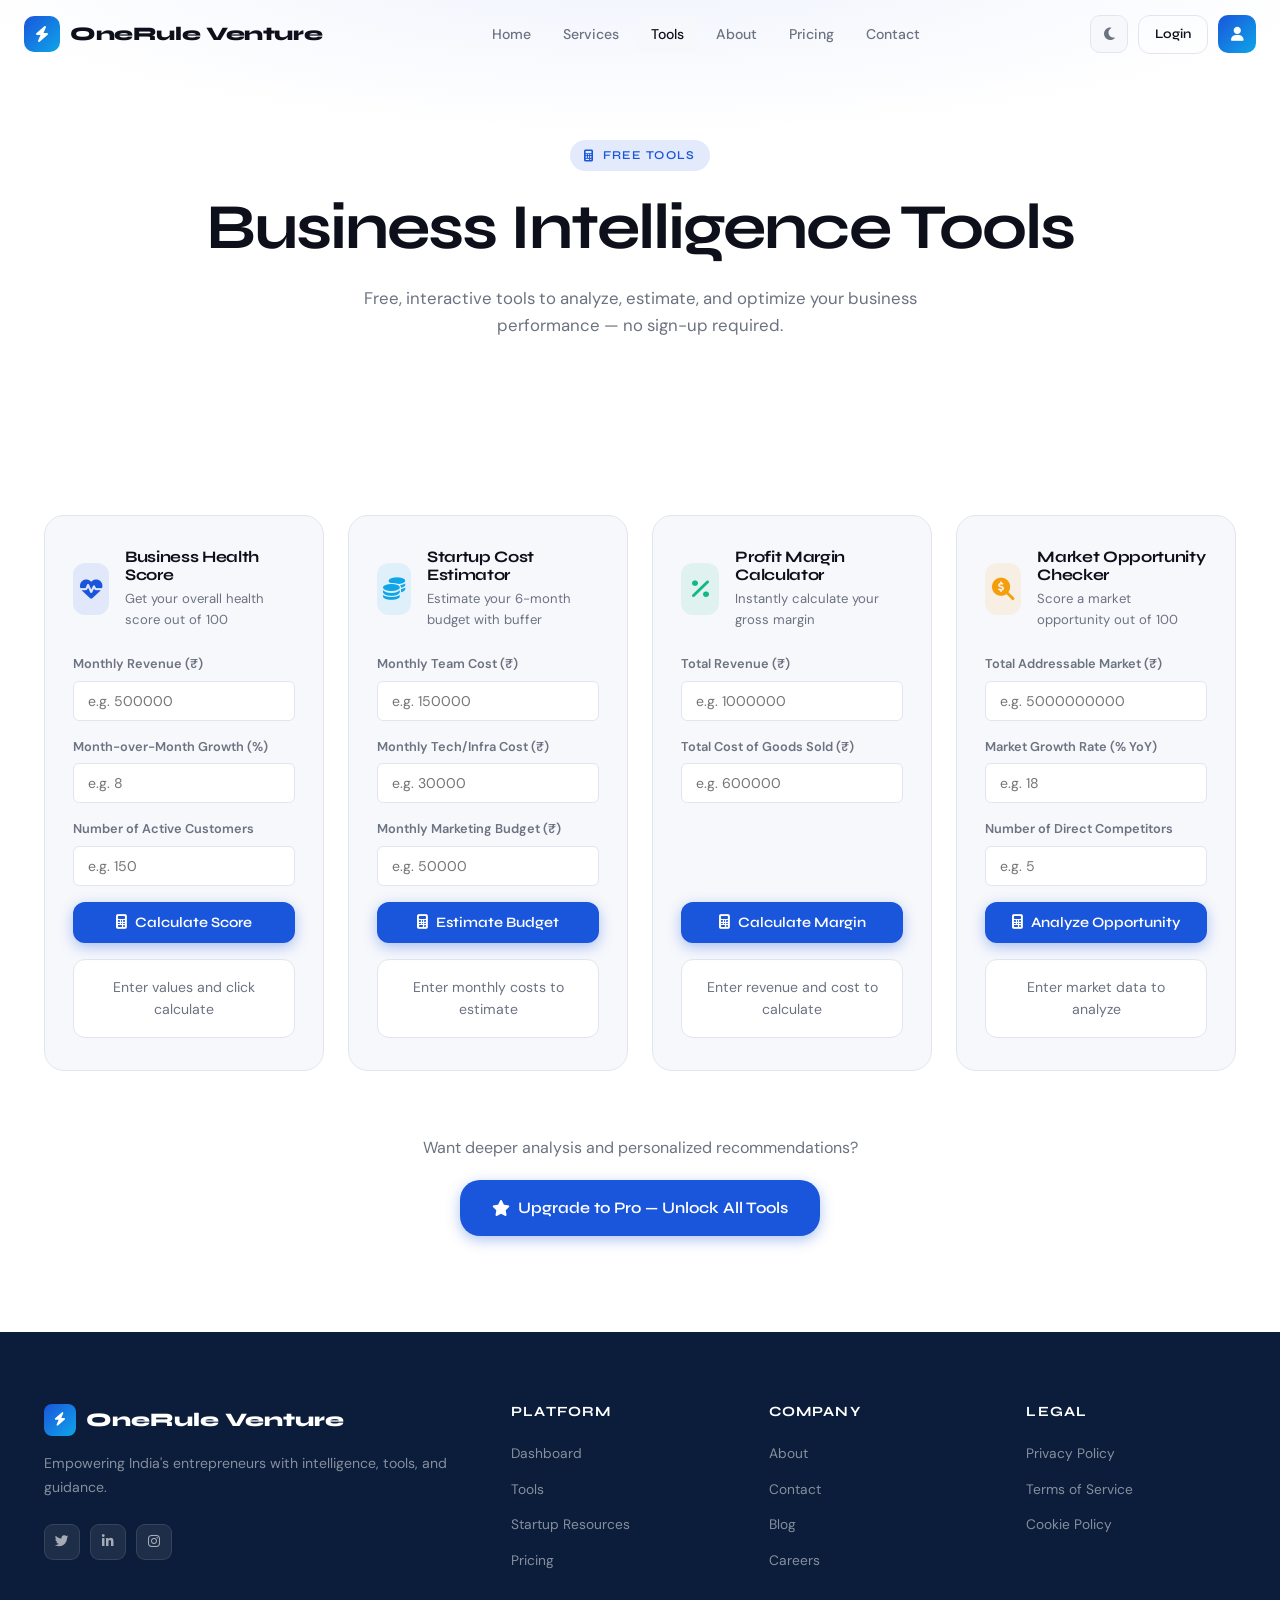
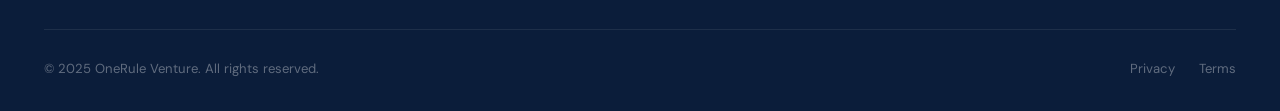
<file: tools.html>
<!DOCTYPE html>
<!-- OneRule Venture — tools.html -->
<html lang="en" data-theme="light">
<head>
  <meta charset="UTF-8" />
  <meta name="viewport" content="width=device-width, initial-scale=1.0" />
  <meta name="description" content="Free business tools for entrepreneurs – health score, cost estimator, profit margin, and market opportunity checker." />
  <title>Business Tools – OneRule Venture</title>
  <link rel="preconnect" href="https://fonts.googleapis.com" />
  <link href="https://fonts.googleapis.com/css2?family=Syne:wght@400;600;700;800&family=DM+Sans:opsz,wght@9..40,300;9..40,400;9..40,500;9..40,600&display=swap" rel="stylesheet" />
  <link rel="stylesheet" href="https://cdnjs.cloudflare.com/ajax/libs/font-awesome/6.5.0/css/all.min.css" />
  <link rel="stylesheet" href="style.css" />
</head>
<body>

<div id="loading-screen" class="loading-screen" aria-hidden="true">
  <div class="loading-logo"><div class="nav-logo-icon"><i class="fas fa-bolt"></i></div>OneRule Venture</div>
  <div class="loading-bar-wrap"><div class="loading-bar"></div></div>
</div>

<!-- Navbar -->
<header class="navbar">
  <div class="navbar-inner">
    <a href="index.html" class="nav-logo"><div class="nav-logo-icon"><i class="fas fa-bolt"></i></div>OneRule Venture</a>
    <nav class="nav-links">
      <a href="index.html">Home</a>
      <a href="services.html">Services</a>
      <a href="tools.html" class="active">Tools</a>
      <a href="about.html">About</a>
      <a href="pricing.html">Pricing</a>
      <a href="contact.html">Contact</a>
    </nav>
    <div class="nav-actions">
      <button class="theme-toggle" aria-label="Toggle theme"><i class="fas fa-moon"></i></button>
      <a href="dashboard.html" class="btn btn-outline btn-sm">Login</a>
      <a href="dashboard.html" class="nav-profile"><i class="fas fa-user"></i></a>
    </div>
    <button class="hamburger" aria-label="Menu"><span></span><span></span><span></span></button>
  </div>
</header>
<nav class="mobile-nav">
  <a href="index.html">Home</a><a href="services.html">Services</a><a href="tools.html">Tools</a>
  <a href="about.html">About</a><a href="pricing.html">Pricing</a><a href="contact.html">Contact</a>
</nav>

<main>

<!-- Page Hero -->
<section class="page-hero">
  <div class="container">
    <div class="section-label"><i class="fas fa-calculator"></i> Free Tools</div>
    <h1>Business Intelligence Tools</h1>
    <p>Free, interactive tools to analyze, estimate, and optimize your business performance — no sign-up required.</p>
  </div>
</section>

<!-- Tools Grid -->
<section class="section">
  <div class="container">
    <div class="cards-grid">

      <!-- Tool 1: Business Health Score -->
      <div class="tool-card animate-on-scroll">
        <div class="tool-header">
          <div class="tool-icon icon-blue"><i class="fas fa-heartbeat"></i></div>
          <div>
            <h3>Business Health Score</h3>
            <p>Get your overall health score out of 100</p>
          </div>
        </div>
        <div class="tool-input-group">
          <label for="h-revenue">Monthly Revenue (₹)</label>
          <input class="tool-input" id="h-revenue" type="number" placeholder="e.g. 500000" min="0" />
        </div>
        <div class="tool-input-group">
          <label for="h-growth">Month-over-Month Growth (%)</label>
          <input class="tool-input" id="h-growth" type="number" placeholder="e.g. 8" min="0" max="100" />
        </div>
        <div class="tool-input-group">
          <label for="h-customers">Number of Active Customers</label>
          <input class="tool-input" id="h-customers" type="number" placeholder="e.g. 150" min="0" />
        </div>
        <button class="btn btn-primary w-full" id="calc-health" style="justify-content:center">
          <i class="fas fa-calculator"></i> Calculate Score
        </button>
        <div class="tool-result" id="health-result">
          <span style="color:var(--color-text-muted);font-size:.88rem">Enter values and click calculate</span>
        </div>
      </div>

      <!-- Tool 2: Startup Cost Estimator -->
      <div class="tool-card animate-on-scroll stagger-1">
        <div class="tool-header">
          <div class="tool-icon icon-teal"><i class="fas fa-coins"></i></div>
          <div>
            <h3>Startup Cost Estimator</h3>
            <p>Estimate your 6-month budget with buffer</p>
          </div>
        </div>
        <div class="tool-input-group">
          <label for="c-team">Monthly Team Cost (₹)</label>
          <input class="tool-input" id="c-team" type="number" placeholder="e.g. 150000" min="0" />
        </div>
        <div class="tool-input-group">
          <label for="c-tech">Monthly Tech/Infra Cost (₹)</label>
          <input class="tool-input" id="c-tech" type="number" placeholder="e.g. 30000" min="0" />
        </div>
        <div class="tool-input-group">
          <label for="c-mktg">Monthly Marketing Budget (₹)</label>
          <input class="tool-input" id="c-mktg" type="number" placeholder="e.g. 50000" min="0" />
        </div>
        <button class="btn btn-primary w-full" id="calc-cost" style="justify-content:center">
          <i class="fas fa-calculator"></i> Estimate Budget
        </button>
        <div class="tool-result" id="cost-result">
          <span style="color:var(--color-text-muted);font-size:.88rem">Enter monthly costs to estimate</span>
        </div>
      </div>

      <!-- Tool 3: Profit Margin Calculator -->
      <div class="tool-card animate-on-scroll stagger-2">
        <div class="tool-header">
          <div class="tool-icon icon-green"><i class="fas fa-percent"></i></div>
          <div>
            <h3>Profit Margin Calculator</h3>
            <p>Instantly calculate your gross margin</p>
          </div>
        </div>
        <div class="tool-input-group">
          <label for="m-revenue">Total Revenue (₹)</label>
          <input class="tool-input" id="m-revenue" type="number" placeholder="e.g. 1000000" min="0" />
        </div>
        <div class="tool-input-group">
          <label for="m-cost">Total Cost of Goods Sold (₹)</label>
          <input class="tool-input" id="m-cost" type="number" placeholder="e.g. 600000" min="0" />
        </div>
        <div class="tool-input-group" style="opacity:0;pointer-events:none">
          <label>Spacer</label>
          <input class="tool-input" />
        </div>
        <button class="btn btn-primary w-full" id="calc-margin" style="justify-content:center">
          <i class="fas fa-calculator"></i> Calculate Margin
        </button>
        <div class="tool-result" id="margin-result">
          <span style="color:var(--color-text-muted);font-size:.88rem">Enter revenue and cost to calculate</span>
        </div>
      </div>

      <!-- Tool 4: Market Opportunity Checker -->
      <div class="tool-card animate-on-scroll stagger-3">
        <div class="tool-header">
          <div class="tool-icon icon-amber"><i class="fas fa-search-dollar"></i></div>
          <div>
            <h3>Market Opportunity Checker</h3>
            <p>Score a market opportunity out of 100</p>
          </div>
        </div>
        <div class="tool-input-group">
          <label for="mk-size">Total Addressable Market (₹)</label>
          <input class="tool-input" id="mk-size" type="number" placeholder="e.g. 5000000000" min="0" />
        </div>
        <div class="tool-input-group">
          <label for="mk-growth">Market Growth Rate (% YoY)</label>
          <input class="tool-input" id="mk-growth" type="number" placeholder="e.g. 18" min="0" />
        </div>
        <div class="tool-input-group">
          <label for="mk-comp">Number of Direct Competitors</label>
          <input class="tool-input" id="mk-comp" type="number" placeholder="e.g. 5" min="0" />
        </div>
        <button class="btn btn-primary w-full" id="calc-market" style="justify-content:center">
          <i class="fas fa-calculator"></i> Analyze Opportunity
        </button>
        <div class="tool-result" id="market-result">
          <span style="color:var(--color-text-muted);font-size:.88rem">Enter market data to analyze</span>
        </div>
      </div>

    </div>

    <!-- CTA -->
    <div style="text-align:center;margin-top:64px" class="animate-on-scroll">
      <p class="text-muted" style="margin-bottom:20px">Want deeper analysis and personalized recommendations?</p>
      <a href="pricing.html" class="btn btn-primary btn-lg"><i class="fas fa-star"></i> Upgrade to Pro — Unlock All Tools</a>
    </div>

  </div>
</section>

</main>

<!-- Footer -->
<footer class="footer">
  <div class="container">
    <div class="footer-grid">
      <div class="footer-brand">
        <div class="footer-logo"><div class="footer-logo-icon"><i class="fas fa-bolt"></i></div>OneRule Venture</div>
        <p>Empowering India's entrepreneurs with intelligence, tools, and guidance.</p>
        <div class="social-links">
          <a href="#" class="social-link"><i class="fab fa-twitter"></i></a>
          <a href="#" class="social-link"><i class="fab fa-linkedin-in"></i></a>
          <a href="#" class="social-link"><i class="fab fa-instagram"></i></a>
        </div>
      </div>
      <div class="footer-col"><h5>Platform</h5><ul>
        <li><a href="dashboard.html">Dashboard</a></li>
        <li><a href="tools.html">Tools</a></li>
        <li><a href="startup-resources.html">Startup Resources</a></li>
        <li><a href="pricing.html">Pricing</a></li>
      </ul></div>
      <div class="footer-col"><h5>Company</h5><ul>
        <li><a href="about.html">About</a></li>
        <li><a href="contact.html">Contact</a></li>
        <li><a href="#">Blog</a></li>
        <li><a href="#">Careers</a></li>
      </ul></div>
      <div class="footer-col"><h5>Legal</h5><ul>
        <li><a href="#">Privacy Policy</a></li>
        <li><a href="#">Terms of Service</a></li>
        <li><a href="#">Cookie Policy</a></li>
      </ul></div>
    </div>
    <div class="footer-bottom">
      <p>© 2025 OneRule Venture. All rights reserved.</p>
      <div class="footer-bottom-links">
        <a href="#">Privacy</a><a href="#">Terms</a>
      </div>
    </div>
  </div>
</footer>

<script src="script.js"></script>
</body>
</html>
</file>
<file: style.css>
/* =============================================
   OneRule Venture — style.css
   Premium SaaS / Startup Design System
   ============================================= */

/* ── Google Fonts ── */
@import url('https://fonts.googleapis.com/css2?family=Syne:wght@400;500;600;700;800&family=DM+Sans:ital,opsz,wght@0,9..40,300;0,9..40,400;0,9..40,500;0,9..40,600;1,9..40,300&display=swap');

/* ── CSS Variables ── */
:root {
  --color-bg:          #ffffff;
  --color-surface:     #f7f8fc;
  --color-surface-2:   #eef0f7;
  --color-border:      #e2e5f0;
  --color-text:        #0d0f1a;
  --color-text-muted:  #6b7280;
  --color-text-light:  #9ca3af;
  --color-primary:     #0b1d3a;
  --color-accent:      #1a56db;
  --color-accent-2:    #0ea5e9;
  --color-accent-glow: rgba(26, 86, 219, 0.12);
  --color-success:     #10b981;
  --color-warning:     #f59e0b;
  --color-danger:      #ef4444;

  --font-display: 'Syne', sans-serif;
  --font-body:    'DM Sans', sans-serif;

  --radius-sm:  6px;
  --radius-md:  12px;
  --radius-lg:  20px;
  --radius-xl:  32px;

  --shadow-sm:  0 1px 3px rgba(11,29,58,.06), 0 1px 2px rgba(11,29,58,.04);
  --shadow-md:  0 4px 16px rgba(11,29,58,.08), 0 2px 6px rgba(11,29,58,.05);
  --shadow-lg:  0 12px 40px rgba(11,29,58,.12), 0 4px 12px rgba(11,29,58,.06);
  --shadow-xl:  0 24px 64px rgba(11,29,58,.16);

  --transition: 0.25s cubic-bezier(.4,0,.2,1);
  --transition-slow: 0.4s cubic-bezier(.4,0,.2,1);

  --max-width: 1240px;
  --section-py: 96px;
}

/* Dark mode */
[data-theme="dark"] {
  --color-bg:          #080c14;
  --color-surface:     #0f1623;
  --color-surface-2:   #161e30;
  --color-border:      #1f2a40;
  --color-text:        #f0f2f8;
  --color-text-muted:  #8b95aa;
  --color-text-light:  #5a6478;
  --color-primary:     #e8eaf2;
  --color-accent:      #3b7ff5;
  --color-accent-2:    #38bdf8;
  --color-accent-glow: rgba(59, 127, 245, 0.15);
  --shadow-sm:  0 1px 3px rgba(0,0,0,.3);
  --shadow-md:  0 4px 16px rgba(0,0,0,.4);
  --shadow-lg:  0 12px 40px rgba(0,0,0,.5);
}

/* ── Reset & Base ── */
*, *::before, *::after { box-sizing: border-box; margin: 0; padding: 0; }

html {
  scroll-behavior: smooth;
  -webkit-font-smoothing: antialiased;
}

body {
  font-family: var(--font-body);
  background: var(--color-bg);
  color: var(--color-text);
  line-height: 1.6;
  transition: background var(--transition), color var(--transition);
  overflow-x: hidden;
}

a { color: inherit; text-decoration: none; }
img { max-width: 100%; height: auto; display: block; }
ul { list-style: none; }
button { cursor: pointer; font-family: var(--font-body); border: none; background: none; }

/* ── Typography ── */
h1,h2,h3,h4,h5,h6 {
  font-family: var(--font-display);
  font-weight: 700;
  line-height: 1.15;
  color: var(--color-text);
}
h1 { font-size: clamp(2.4rem, 5vw, 4rem); letter-spacing: -0.03em; }
h2 { font-size: clamp(1.8rem, 3.5vw, 2.8rem); letter-spacing: -0.025em; }
h3 { font-size: clamp(1.25rem, 2.5vw, 1.6rem); letter-spacing: -0.02em; }
h4 { font-size: 1.15rem; }
p  { color: var(--color-text-muted); }

.text-accent  { color: var(--color-accent); }
.text-muted   { color: var(--color-text-muted); }
.text-center  { text-align: center; }

/* ── Layout Helpers ── */
.container {
  width: 100%;
  max-width: var(--max-width);
  margin: 0 auto;
  padding: 0 24px;
}

.section {
  padding: var(--section-py) 0;
}

.section-sm { padding: 64px 0; }

.section-label {
  display: inline-flex;
  align-items: center;
  gap: 8px;
  font-family: var(--font-display);
  font-size: .75rem;
  font-weight: 600;
  letter-spacing: .12em;
  text-transform: uppercase;
  color: var(--color-accent);
  background: var(--color-accent-glow);
  padding: 6px 14px;
  border-radius: 100px;
  margin-bottom: 20px;
}

.section-header {
  max-width: 640px;
}

.section-header.centered {
  max-width: 700px;
  margin: 0 auto;
  text-align: center;
}

.section-header p {
  margin-top: 16px;
  font-size: 1.05rem;
  line-height: 1.7;
}

/* ── Buttons ── */
.btn {
  display: inline-flex;
  align-items: center;
  gap: 8px;
  padding: 12px 24px;
  border-radius: var(--radius-md);
  font-family: var(--font-display);
  font-size: .9rem;
  font-weight: 600;
  transition: all var(--transition);
  position: relative;
  overflow: hidden;
}

.btn::after {
  content: '';
  position: absolute;
  inset: 0;
  background: rgba(255,255,255,.12);
  opacity: 0;
  transition: opacity var(--transition);
}

.btn:hover::after { opacity: 1; }

.btn-primary {
  background: var(--color-accent);
  color: #fff;
  box-shadow: 0 4px 14px rgba(26,86,219,.35);
}
.btn-primary:hover {
  transform: translateY(-2px);
  box-shadow: 0 8px 24px rgba(26,86,219,.45);
}

.btn-dark {
  background: var(--color-primary);
  color: #fff;
  box-shadow: var(--shadow-md);
}
[data-theme="dark"] .btn-dark {
  background: var(--color-surface-2);
  border: 1px solid var(--color-border);
}
.btn-dark:hover { transform: translateY(-2px); box-shadow: var(--shadow-lg); }

.btn-outline {
  background: transparent;
  color: var(--color-text);
  border: 1.5px solid var(--color-border);
}
.btn-outline:hover {
  border-color: var(--color-accent);
  color: var(--color-accent);
  background: var(--color-accent-glow);
}

.btn-ghost {
  background: transparent;
  color: var(--color-text-muted);
  padding: 10px 18px;
}
.btn-ghost:hover { color: var(--color-text); background: var(--color-surface); }

.btn-lg { padding: 15px 32px; font-size: 1rem; border-radius: var(--radius-lg); }
.btn-sm { padding: 8px 16px; font-size: .82rem; }

/* ── Navbar ── */
.navbar {
  position: fixed;
  top: 0; left: 0; right: 0;
  z-index: 1000;
  padding: 0 24px;
  height: 68px;
  display: flex;
  align-items: center;
  transition: all var(--transition);
}

.navbar.scrolled {
  background: var(--color-bg);
  border-bottom: 1px solid var(--color-border);
  box-shadow: var(--shadow-sm);
  backdrop-filter: blur(12px);
  -webkit-backdrop-filter: blur(12px);
}

[data-theme="dark"] .navbar.scrolled {
  background: rgba(8, 12, 20, 0.9);
}

.navbar-inner {
  max-width: var(--max-width);
  width: 100%;
  margin: 0 auto;
  display: flex;
  align-items: center;
  justify-content: space-between;
  gap: 24px;
}

.nav-logo {
  font-family: var(--font-display);
  font-size: 1.2rem;
  font-weight: 800;
  color: var(--color-text);
  letter-spacing: -0.02em;
  flex-shrink: 0;
  display: flex;
  align-items: center;
  gap: 10px;
}

.nav-logo-icon {
  width: 36px;
  height: 36px;
  background: linear-gradient(135deg, var(--color-accent), var(--color-accent-2));
  border-radius: 10px;
  display: flex;
  align-items: center;
  justify-content: center;
  color: #fff;
  font-size: 1rem;
}

.nav-links {
  display: flex;
  align-items: center;
  gap: 4px;
}

.nav-links {
  display: flex;
  align-items: center;
  gap: 4px;
}

.nav-links a {
  padding: 7px 14px;
  border-radius: var(--radius-sm);
  font-size: .88rem;
  font-weight: 500;
  color: var(--color-text-muted);
  transition: all var(--transition);
}

.nav-links a:hover,
.nav-links a.active {
  color: var(--color-text);
  background: var(--color-surface);
}

.nav-actions {
  display: flex;
  align-items: center;
  gap: 10px;
}

.theme-toggle {
  width: 38px; height: 38px;
  border-radius: 10px;
  display: flex;
  align-items: center;
  justify-content: center;
  background: var(--color-surface);
  color: var(--color-text-muted);
  font-size: .9rem;
  transition: all var(--transition);
  border: 1px solid var(--color-border);
}
.theme-toggle:hover { color: var(--color-text); border-color: var(--color-accent); }

.nav-profile {
  width: 38px; height: 38px;
  border-radius: 10px;
  background: linear-gradient(135deg, var(--color-accent), var(--color-accent-2));
  display: flex;
  align-items: center;
  justify-content: center;
  color: #fff;
  font-size: .9rem;
  transition: all var(--transition);
}
.nav-profile:hover { transform: scale(1.05); box-shadow: 0 4px 12px rgba(26,86,219,.3); }

.hamburger {
  display: none;
  flex-direction: column;
  gap: 5px;
  padding: 8px;
  border-radius: 8px;
  background: var(--color-surface);
  border: 1px solid var(--color-border);
}
.hamburger span {
  display: block;
  width: 20px; height: 2px;
  background: var(--color-text);
  border-radius: 2px;
  transition: all var(--transition);
}

/* ── Mobile Nav ── */
.mobile-nav {
  display: none;
  position: fixed;
  top: 68px; left: 0; right: 0;
  background: var(--color-bg);
  border-bottom: 1px solid var(--color-border);
  padding: 20px 24px;
  z-index: 999;
  flex-direction: column;
  gap: 4px;
  box-shadow: var(--shadow-lg);
}

.mobile-nav.open { display: flex; }

.mobile-nav a {
  padding: 12px 16px;
  border-radius: var(--radius-sm);
  font-weight: 500;
  color: var(--color-text-muted);
  transition: all var(--transition);
}
.mobile-nav a:hover { background: var(--color-surface); color: var(--color-text); }

/* ── Hero ── */
.hero {
  padding: 160px 0 100px;
  position: relative;
  overflow: hidden;
}

.hero-bg {
  position: absolute;
  inset: 0;
  background:
    radial-gradient(ellipse 80% 60% at 50% -10%, rgba(26,86,219,.07) 0%, transparent 70%),
    radial-gradient(ellipse 50% 40% at 85% 60%, rgba(14,165,233,.05) 0%, transparent 60%);
  pointer-events: none;
}

.hero-grid-overlay {
  position: absolute;
  inset: 0;
  background-image:
    linear-gradient(var(--color-border) 1px, transparent 1px),
    linear-gradient(90deg, var(--color-border) 1px, transparent 1px);
  background-size: 48px 48px;
  opacity: .3;
  pointer-events: none;
  mask-image: radial-gradient(ellipse 80% 70% at 50% 0%, black, transparent 80%);
}

.hero-content {
  position: relative;
  max-width: 800px;
  margin: 0 auto;
  text-align: center;
}

.hero-badge {
  display: inline-flex;
  align-items: center;
  gap: 8px;
  background: var(--color-surface);
  border: 1px solid var(--color-border);
  padding: 7px 16px 7px 8px;
  border-radius: 100px;
  font-size: .82rem;
  font-weight: 500;
  color: var(--color-text-muted);
  margin-bottom: 32px;
  animation: fadeInDown .6s both;
}

.hero-badge-dot {
  width: 22px; height: 22px;
  background: linear-gradient(135deg, var(--color-accent), var(--color-accent-2));
  border-radius: 100px;
  display: flex;
  align-items: center;
  justify-content: center;
  color: #fff;
  font-size: .65rem;
}

.hero h1 {
  animation: fadeInUp .7s .1s both;
  margin-bottom: 24px;
}

.hero h1 em {
  font-style: normal;
  background: linear-gradient(135deg, var(--color-accent) 0%, var(--color-accent-2) 100%);
  -webkit-background-clip: text;
  -webkit-text-fill-color: transparent;
  background-clip: text;
}

.hero-sub {
  font-size: 1.15rem;
  line-height: 1.75;
  max-width: 580px;
  margin: 0 auto 48px;
  animation: fadeInUp .7s .2s both;
}

.hero-cta-group {
  animation: fadeInUp .7s .3s both;
  margin-bottom: 64px;
}

/* ── User Selection Cards (Hero) ── */
.user-select-cards {
  display: grid;
  grid-template-columns: 1fr 1fr;
  gap: 20px;
  max-width: 680px;
  margin: 0 auto;
  animation: fadeInUp .7s .4s both;
}

.user-card {
  background: var(--color-surface);
  border: 1.5px solid var(--color-border);
  border-radius: var(--radius-lg);
  padding: 32px 28px;
  text-align: left;
  transition: all var(--transition);
  cursor: pointer;
  position: relative;
  overflow: hidden;
}

.user-card::before {
  content: '';
  position: absolute;
  inset: 0;
  background: linear-gradient(135deg, var(--color-accent-glow), transparent);
  opacity: 0;
  transition: opacity var(--transition);
}

.user-card:hover {
  border-color: var(--color-accent);
  transform: translateY(-4px);
  box-shadow: var(--shadow-lg);
}

.user-card:hover::before { opacity: 1; }

.user-card-icon {
  width: 52px; height: 52px;
  background: linear-gradient(135deg, var(--color-accent), var(--color-accent-2));
  border-radius: var(--radius-md);
  display: flex;
  align-items: center;
  justify-content: center;
  color: #fff;
  font-size: 1.3rem;
  margin-bottom: 20px;
  box-shadow: 0 6px 18px rgba(26,86,219,.3);
}

.user-card h3 {
  font-size: 1.1rem;
  margin-bottom: 10px;
}

.user-card p {
  font-size: .88rem;
  line-height: 1.6;
  margin-bottom: 20px;
}

/* ── Stats Bar ── */
.stats-bar {
  background: var(--color-surface);
  border-top: 1px solid var(--color-border);
  border-bottom: 1px solid var(--color-border);
  padding: 28px 0;
}

.stats-grid {
  display: grid;
  grid-template-columns: repeat(4, 1fr);
  gap: 24px;
  align-items: center;
}

.stat-item {
  text-align: center;
}

.stat-number {
  font-family: var(--font-display);
  font-size: 2rem;
  font-weight: 800;
  color: var(--color-text);
  letter-spacing: -0.03em;
}

.stat-label {
  font-size: .82rem;
  color: var(--color-text-muted);
  margin-top: 4px;
}

.stat-divider {
  width: 1px;
  height: 48px;
  background: var(--color-border);
  margin: 0 auto;
}

/* ── Updates / News Scroll ── */
.updates-scroll-wrap {
  overflow: hidden;
  margin: 0 -24px;
  padding: 0 24px;
  position: relative;
}

.updates-scroll-wrap::before,
.updates-scroll-wrap::after {
  content: '';
  position: absolute;
  top: 0; bottom: 0;
  width: 80px;
  z-index: 2;
  pointer-events: none;
}

.updates-scroll-wrap::before {
  left: 0;
  background: linear-gradient(to right, var(--color-bg), transparent);
}

.updates-scroll-wrap::after {
  right: 0;
  background: linear-gradient(to left, var(--color-bg), transparent);
}

.updates-scroll {
  display: flex;
  gap: 20px;
  overflow-x: auto;
  padding: 12px 0 20px;
  scrollbar-width: thin;
  scrollbar-color: var(--color-border) transparent;
  scroll-snap-type: x mandatory;
  -webkit-overflow-scrolling: touch;
}

.news-card {
  flex: 0 0 300px;
  background: var(--color-surface);
  border: 1px solid var(--color-border);
  border-radius: var(--radius-lg);
  padding: 24px;
  scroll-snap-align: start;
  transition: all var(--transition);
  cursor: pointer;
}

.news-card:hover {
  border-color: var(--color-accent);
  box-shadow: var(--shadow-md);
  transform: translateY(-2px);
}

.news-meta {
  display: flex;
  align-items: center;
  gap: 10px;
  margin-bottom: 14px;
}

.news-tag {
  display: inline-block;
  padding: 3px 10px;
  border-radius: 100px;
  font-size: .72rem;
  font-weight: 600;
  letter-spacing: .05em;
}

.tag-startup  { background: rgba(26,86,219,.1);  color: var(--color-accent); }
.tag-funding  { background: rgba(16,185,129,.1); color: var(--color-success); }
.tag-policy   { background: rgba(245,158,11,.1); color: var(--color-warning); }
.tag-market   { background: rgba(14,165,233,.1); color: var(--color-accent-2); }
.tag-industry { background: rgba(239,68,68,.1);  color: var(--color-danger); }

.news-date {
  font-size: .75rem;
  color: var(--color-text-light);
}

.news-card h4 {
  font-size: .95rem;
  line-height: 1.5;
  margin-bottom: 12px;
}

.news-card p {
  font-size: .83rem;
  line-height: 1.6;
  margin-bottom: 16px;
  display: -webkit-box;
  -webkit-line-clamp: 2;
  -webkit-box-orient: vertical;
  overflow: hidden;
}

.news-link {
  font-size: .82rem;
  font-weight: 600;
  color: var(--color-accent);
  display: inline-flex;
  align-items: center;
  gap: 5px;
  transition: gap var(--transition);
}
.news-link:hover { gap: 9px; }

/* ── Services / Feature Cards ── */
.cards-grid {
  display: grid;
  grid-template-columns: repeat(auto-fit, minmax(260px, 1fr));
  gap: 24px;
}

.feature-card {
  background: var(--color-surface);
  border: 1px solid var(--color-border);
  border-radius: var(--radius-lg);
  padding: 32px 28px;
  transition: all var(--transition-slow);
  position: relative;
  overflow: hidden;
  cursor: pointer;
}

.feature-card::after {
  content: '';
  position: absolute;
  bottom: -60px; right: -60px;
  width: 140px; height: 140px;
  border-radius: 50%;
  background: radial-gradient(circle, var(--color-accent-glow) 0%, transparent 70%);
  transition: all var(--transition-slow);
  opacity: 0;
}

.feature-card:hover {
  border-color: var(--color-accent);
  box-shadow: var(--shadow-lg);
  transform: translateY(-6px);
}

.feature-card:hover::after { opacity: 1; }

.feature-icon {
  width: 56px; height: 56px;
  border-radius: var(--radius-md);
  display: flex;
  align-items: center;
  justify-content: center;
  font-size: 1.4rem;
  margin-bottom: 24px;
  transition: transform var(--transition);
}

.feature-card:hover .feature-icon { transform: scale(1.1) rotate(-4deg); }

.icon-blue   { background: rgba(26,86,219,.1);  color: var(--color-accent); }
.icon-teal   { background: rgba(14,165,233,.1); color: var(--color-accent-2); }
.icon-green  { background: rgba(16,185,129,.1); color: var(--color-success); }
.icon-amber  { background: rgba(245,158,11,.1); color: var(--color-warning); }
.icon-red    { background: rgba(239,68,68,.1);  color: var(--color-danger); }
.icon-purple { background: rgba(139,92,246,.1); color: #8b5cf6; }

.feature-card h3 {
  font-size: 1.1rem;
  margin-bottom: 12px;
}

.feature-card p {
  font-size: .88rem;
  line-height: 1.65;
  margin-bottom: 20px;
}

.card-link {
  display: inline-flex;
  align-items: center;
  gap: 6px;
  font-size: .85rem;
  font-weight: 600;
  color: var(--color-accent);
  transition: gap var(--transition);
}
.card-link:hover { gap: 10px; }

/* ── Why Choose Us (alt layout) ── */
.why-grid {
  display: grid;
  grid-template-columns: 1fr 1fr;
  gap: 64px;
  align-items: center;
}

.why-visual {
  background: var(--color-surface);
  border: 1px solid var(--color-border);
  border-radius: var(--radius-xl);
  padding: 40px;
  position: relative;
  overflow: hidden;
}

.why-visual-inner {
  display: grid;
  grid-template-columns: 1fr 1fr;
  gap: 16px;
}

.mini-card {
  background: var(--color-bg);
  border: 1px solid var(--color-border);
  border-radius: var(--radius-md);
  padding: 18px;
  text-align: center;
  transition: all var(--transition);
}
.mini-card:hover { border-color: var(--color-accent); transform: scale(1.03); }

.mini-card-icon {
  font-size: 1.5rem;
  margin-bottom: 8px;
}

.mini-card-label {
  font-size: .75rem;
  font-weight: 600;
  color: var(--color-text-muted);
}

.mini-card-value {
  font-family: var(--font-display);
  font-size: 1.1rem;
  font-weight: 700;
  color: var(--color-accent);
  margin-top: 4px;
}

.why-points {
  display: flex;
  flex-direction: column;
  gap: 24px;
}

.why-point {
  display: flex;
  gap: 18px;
  align-items: flex-start;
}

.why-point-icon {
  width: 44px; height: 44px;
  flex-shrink: 0;
  border-radius: var(--radius-md);
  display: flex;
  align-items: center;
  justify-content: center;
  font-size: 1.1rem;
}

.why-point-text h4 { font-size: .95rem; margin-bottom: 6px; }
.why-point-text p  { font-size: .86rem; line-height: 1.65; }

/* ── Testimonials ── */
.testimonials-grid {
  display: grid;
  grid-template-columns: repeat(3, 1fr);
  gap: 24px;
}

.testimonial-card {
  background: var(--color-surface);
  border: 1px solid var(--color-border);
  border-radius: var(--radius-lg);
  padding: 32px 28px;
  transition: all var(--transition);
}

.testimonial-card:hover {
  box-shadow: var(--shadow-lg);
  border-color: var(--color-accent);
  transform: translateY(-4px);
}

.stars {
  color: var(--color-warning);
  font-size: .9rem;
  margin-bottom: 18px;
  letter-spacing: 2px;
}

.testimonial-card blockquote {
  font-size: .92rem;
  line-height: 1.75;
  color: var(--color-text-muted);
  font-style: italic;
  margin-bottom: 24px;
}

.testimonial-author {
  display: flex;
  align-items: center;
  gap: 14px;
}

.author-avatar {
  width: 44px; height: 44px;
  border-radius: 50%;
  background: linear-gradient(135deg, var(--color-accent), var(--color-accent-2));
  display: flex;
  align-items: center;
  justify-content: center;
  color: #fff;
  font-family: var(--font-display);
  font-size: .9rem;
  font-weight: 700;
  flex-shrink: 0;
}

.author-info h5 { font-size: .88rem; font-weight: 600; }
.author-info span { font-size: .78rem; color: var(--color-text-muted); }

/* ── Newsletter ── */
.newsletter-section {
  background: linear-gradient(135deg, var(--color-primary) 0%, #1a3a6e 100%);
  border-radius: var(--radius-xl);
  padding: 72px 64px;
  position: relative;
  overflow: hidden;
}

[data-theme="dark"] .newsletter-section {
  background: linear-gradient(135deg, #0f1f40 0%, #0a1628 100%);
  border: 1px solid var(--color-border);
}

.newsletter-section::before {
  content: '';
  position: absolute;
  top: -80px; right: -80px;
  width: 300px; height: 300px;
  border-radius: 50%;
  background: rgba(14,165,233,.15);
  pointer-events: none;
}

.newsletter-inner {
  display: grid;
  grid-template-columns: 1fr 1fr;
  gap: 48px;
  align-items: center;
  position: relative;
}

.newsletter-inner h2 {
  color: #fff;
  font-size: clamp(1.6rem, 3vw, 2.2rem);
  margin-bottom: 16px;
}

.newsletter-inner p { color: rgba(255,255,255,.65); }

.newsletter-form {
  display: flex;
  gap: 12px;
}

.newsletter-form input {
  flex: 1;
  padding: 14px 18px;
  border-radius: var(--radius-md);
  border: 1.5px solid rgba(255,255,255,.15);
  background: rgba(255,255,255,.08);
  color: #fff;
  font-family: var(--font-body);
  font-size: .92rem;
  outline: none;
  transition: border-color var(--transition);
}

.newsletter-form input::placeholder { color: rgba(255,255,255,.4); }
.newsletter-form input:focus { border-color: rgba(255,255,255,.4); }

.newsletter-form button {
  background: #fff;
  color: var(--color-primary);
  font-family: var(--font-display);
  font-weight: 700;
  font-size: .9rem;
  padding: 14px 24px;
  border-radius: var(--radius-md);
  transition: all var(--transition);
}
.newsletter-form button:hover { transform: translateY(-2px); box-shadow: 0 6px 20px rgba(0,0,0,.2); }

/* ── Footer ── */
.footer {
  background: var(--color-primary);
  color: rgba(255,255,255,.7);
  padding: 72px 0 32px;
}

[data-theme="dark"] .footer {
  background: #050810;
  border-top: 1px solid var(--color-border);
}

.footer-grid {
  display: grid;
  grid-template-columns: 2fr 1fr 1fr 1fr;
  gap: 48px;
  margin-bottom: 56px;
}

.footer-brand p {
  font-size: .88rem;
  line-height: 1.7;
  margin: 16px 0 24px;
  color: rgba(255,255,255,.5);
}

.footer-logo {
  font-family: var(--font-display);
  font-size: 1.2rem;
  font-weight: 800;
  color: #fff;
  display: flex;
  align-items: center;
  gap: 10px;
}

.footer-logo-icon {
  width: 32px; height: 32px;
  background: linear-gradient(135deg, var(--color-accent), var(--color-accent-2));
  border-radius: 8px;
  display: flex;
  align-items: center;
  justify-content: center;
  color: #fff;
  font-size: .85rem;
}

.social-links {
  display: flex;
  gap: 10px;
}

.social-link {
  width: 36px; height: 36px;
  border-radius: 9px;
  background: rgba(255,255,255,.08);
  border: 1px solid rgba(255,255,255,.1);
  display: flex;
  align-items: center;
  justify-content: center;
  color: rgba(255,255,255,.6);
  font-size: .85rem;
  transition: all var(--transition);
}
.social-link:hover {
  background: var(--color-accent);
  border-color: var(--color-accent);
  color: #fff;
  transform: translateY(-3px);
}

.footer-col h5 {
  color: #fff;
  font-size: .88rem;
  font-weight: 700;
  text-transform: uppercase;
  letter-spacing: .08em;
  margin-bottom: 20px;
}

.footer-col ul { display: flex; flex-direction: column; gap: 10px; }

.footer-col a {
  font-size: .86rem;
  color: rgba(255,255,255,.5);
  transition: color var(--transition);
}
.footer-col a:hover { color: #fff; }

.footer-bottom {
  border-top: 1px solid rgba(255,255,255,.08);
  padding-top: 28px;
  display: flex;
  align-items: center;
  justify-content: space-between;
}

.footer-bottom p { font-size: .82rem; color: rgba(255,255,255,.35); }

.footer-bottom-links {
  display: flex;
  gap: 24px;
}

.footer-bottom-links a {
  font-size: .82rem;
  color: rgba(255,255,255,.35);
  transition: color var(--transition);
}
.footer-bottom-links a:hover { color: rgba(255,255,255,.7); }

/* ── Insights Preview ── */
.insights-grid {
  display: grid;
  grid-template-columns: 1fr 2fr;
  gap: 24px;
}

.insight-big {
  background: linear-gradient(160deg, var(--color-primary), #1a3a6e);
  border-radius: var(--radius-lg);
  padding: 36px;
  color: #fff;
  display: flex;
  flex-direction: column;
  justify-content: flex-end;
  min-height: 320px;
  position: relative;
  overflow: hidden;
}

[data-theme="dark"] .insight-big {
  background: linear-gradient(160deg, #0f1f40, #0a1628);
  border: 1px solid var(--color-border);
}

.insight-big::before {
  content: '';
  position: absolute;
  top: -40px; right: -40px;
  width: 200px; height: 200px;
  border-radius: 50%;
  background: rgba(14,165,233,.15);
}

.insight-big .news-tag { margin-bottom: 16px; }
.insight-big h3 { color: #fff; font-size: 1.3rem; margin-bottom: 12px; }
.insight-big p  { color: rgba(255,255,255,.65); font-size: .88rem; margin-bottom: 20px; }

.insights-side {
  display: flex;
  flex-direction: column;
  gap: 16px;
}

.insight-small {
  background: var(--color-surface);
  border: 1px solid var(--color-border);
  border-radius: var(--radius-md);
  padding: 20px 24px;
  display: flex;
  gap: 16px;
  align-items: center;
  transition: all var(--transition);
  cursor: pointer;
}

.insight-small:hover {
  border-color: var(--color-accent);
  box-shadow: var(--shadow-md);
  transform: translateX(4px);
}

.insight-small-icon {
  width: 44px; height: 44px;
  flex-shrink: 0;
  border-radius: 10px;
  display: flex;
  align-items: center;
  justify-content: center;
  font-size: 1.1rem;
}

.insight-small-text h4 { font-size: .92rem; margin-bottom: 5px; }
.insight-small-text p  { font-size: .8rem; line-height: 1.5; }

/* ── Pricing ── */
.pricing-grid {
  display: grid;
  grid-template-columns: repeat(3, 1fr);
  gap: 24px;
  align-items: start;
}

.pricing-card {
  background: var(--color-surface);
  border: 1.5px solid var(--color-border);
  border-radius: var(--radius-xl);
  padding: 36px 32px;
  transition: all var(--transition);
}

.pricing-card:hover {
  box-shadow: var(--shadow-lg);
  transform: translateY(-4px);
}

.pricing-card.featured {
  background: linear-gradient(160deg, var(--color-primary), #1a3a6e);
  border-color: transparent;
  transform: scale(1.03);
}

[data-theme="dark"] .pricing-card.featured {
  background: linear-gradient(160deg, #0f1f40, #1a3580);
}

.pricing-card.featured:hover { transform: scale(1.03) translateY(-4px); }

.pricing-badge {
  display: inline-block;
  padding: 4px 12px;
  border-radius: 100px;
  font-size: .72rem;
  font-weight: 700;
  letter-spacing: .08em;
  text-transform: uppercase;
  margin-bottom: 20px;
}

.pricing-card.featured .pricing-badge {
  background: rgba(255,255,255,.15);
  color: #fff;
}

.badge-popular { background: var(--color-accent-glow); color: var(--color-accent); }

.pricing-name {
  font-family: var(--font-display);
  font-size: 1rem;
  font-weight: 700;
  margin-bottom: 16px;
  color: var(--color-text);
}
.pricing-card.featured .pricing-name { color: #fff; }

.pricing-price {
  display: flex;
  align-items: baseline;
  gap: 6px;
  margin-bottom: 8px;
}

.price-amount {
  font-family: var(--font-display);
  font-size: 2.8rem;
  font-weight: 800;
  letter-spacing: -0.04em;
  color: var(--color-text);
}
.pricing-card.featured .price-amount { color: #fff; }

.price-period {
  font-size: .88rem;
  color: var(--color-text-muted);
}
.pricing-card.featured .price-period { color: rgba(255,255,255,.6); }

.pricing-desc {
  font-size: .86rem;
  margin-bottom: 28px;
  padding-bottom: 28px;
  border-bottom: 1px solid var(--color-border);
}
.pricing-card.featured .pricing-desc {
  color: rgba(255,255,255,.65);
  border-bottom-color: rgba(255,255,255,.12);
}

.pricing-features {
  display: flex;
  flex-direction: column;
  gap: 12px;
  margin-bottom: 32px;
}

.pricing-feature {
  display: flex;
  align-items: center;
  gap: 12px;
  font-size: .88rem;
  color: var(--color-text-muted);
}
.pricing-card.featured .pricing-feature { color: rgba(255,255,255,.75); }

.pricing-feature i {
  color: var(--color-success);
  font-size: .85rem;
  flex-shrink: 0;
}
.pricing-card.featured .pricing-feature i { color: rgba(255,255,255,.8); }

.pricing-card.featured .btn-primary {
  background: #fff;
  color: var(--color-primary);
}
.pricing-card.featured .btn-primary:hover {
  box-shadow: 0 8px 24px rgba(0,0,0,.25);
}

/* ── Tools ── */
.tool-card {
  background: var(--color-surface);
  border: 1px solid var(--color-border);
  border-radius: var(--radius-lg);
  padding: 32px 28px;
  transition: all var(--transition);
}

.tool-card:hover {
  border-color: var(--color-accent);
  box-shadow: var(--shadow-lg);
  transform: translateY(-4px);
}

.tool-header {
  display: flex;
  align-items: center;
  gap: 16px;
  margin-bottom: 24px;
}

.tool-icon {
  width: 52px; height: 52px;
  border-radius: var(--radius-md);
  display: flex;
  align-items: center;
  justify-content: center;
  font-size: 1.4rem;
}

.tool-header h3 { font-size: 1rem; }
.tool-header p  { font-size: .82rem; margin-top: 4px; }

.tool-input-group {
  margin-bottom: 16px;
}

.tool-input-group label {
  display: block;
  font-size: .8rem;
  font-weight: 600;
  color: var(--color-text-muted);
  margin-bottom: 6px;
}

.tool-input {
  width: 100%;
  padding: 10px 14px;
  border-radius: var(--radius-sm);
  border: 1.5px solid var(--color-border);
  background: var(--color-bg);
  color: var(--color-text);
  font-family: var(--font-body);
  font-size: .88rem;
  outline: none;
  transition: border-color var(--transition);
}

.tool-input:focus { border-color: var(--color-accent); }

.tool-result {
  background: var(--color-bg);
  border: 1px solid var(--color-border);
  border-radius: var(--radius-md);
  padding: 16px;
  margin-top: 16px;
  text-align: center;
  min-height: 72px;
  display: flex;
  align-items: center;
  justify-content: center;
}

.result-value {
  font-family: var(--font-display);
  font-size: 1.8rem;
  font-weight: 800;
  color: var(--color-accent);
}

.result-label {
  font-size: .78rem;
  color: var(--color-text-muted);
  margin-top: 4px;
}

/* ── Dashboard ── */
.dashboard-layout {
  display: grid;
  grid-template-columns: 260px 1fr;
  min-height: 100vh;
  background: var(--color-surface);
}

.dashboard-sidebar {
  background: var(--color-primary);
  padding: 32px 0;
  position: sticky;
  top: 0;
  height: 100vh;
  overflow-y: auto;
}

[data-theme="dark"] .dashboard-sidebar {
  background: #0a0f1a;
  border-right: 1px solid var(--color-border);
}

.sidebar-logo {
  padding: 0 24px 32px;
  font-family: var(--font-display);
  font-size: 1.1rem;
  font-weight: 800;
  color: #fff;
  display: flex;
  align-items: center;
  gap: 10px;
  border-bottom: 1px solid rgba(255,255,255,.08);
  margin-bottom: 24px;
}

.sidebar-logo-icon {
  width: 32px; height: 32px;
  background: linear-gradient(135deg, var(--color-accent), var(--color-accent-2));
  border-radius: 8px;
  display: flex;
  align-items: center;
  justify-content: center;
  font-size: .8rem;
}

.sidebar-nav {
  padding: 0 12px;
  display: flex;
  flex-direction: column;
  gap: 4px;
}

.sidebar-item {
  display: flex;
  align-items: center;
  gap: 12px;
  padding: 11px 14px;
  border-radius: var(--radius-md);
  color: rgba(255,255,255,.55);
  font-size: .88rem;
  font-weight: 500;
  transition: all var(--transition);
  cursor: pointer;
}

.sidebar-item i { width: 18px; text-align: center; font-size: .9rem; }

.sidebar-item:hover, .sidebar-item.active {
  background: rgba(255,255,255,.08);
  color: #fff;
}

.sidebar-item.active {
  background: rgba(26,86,219,.25);
  color: var(--color-accent-2);
}

.sidebar-section-label {
  padding: 20px 26px 8px;
  font-size: .7rem;
  font-weight: 700;
  letter-spacing: .1em;
  text-transform: uppercase;
  color: rgba(255,255,255,.25);
}

.dashboard-main {
  padding: 32px;
  overflow-y: auto;
}

.dashboard-header {
  display: flex;
  align-items: center;
  justify-content: space-between;
  margin-bottom: 32px;
}

.dashboard-header h2 { font-size: 1.4rem; }
.dashboard-header p  { font-size: .85rem; margin-top: 4px; }

.dash-actions { display: flex; gap: 10px; }

.kpi-grid {
  display: grid;
  grid-template-columns: repeat(4, 1fr);
  gap: 20px;
  margin-bottom: 28px;
}

.kpi-card {
  background: var(--color-bg);
  border: 1px solid var(--color-border);
  border-radius: var(--radius-lg);
  padding: 22px 20px;
  transition: all var(--transition);
}

.kpi-card:hover {
  box-shadow: var(--shadow-md);
  border-color: var(--color-accent);
}

.kpi-top {
  display: flex;
  align-items: center;
  justify-content: space-between;
  margin-bottom: 14px;
}

.kpi-icon {
  width: 40px; height: 40px;
  border-radius: 10px;
  display: flex;
  align-items: center;
  justify-content: center;
  font-size: 1rem;
}

.kpi-change {
  font-size: .75rem;
  font-weight: 600;
  padding: 3px 8px;
  border-radius: 100px;
}

.kpi-up   { background: rgba(16,185,129,.1);  color: var(--color-success); }
.kpi-down { background: rgba(239,68,68,.1);   color: var(--color-danger); }

.kpi-value {
  font-family: var(--font-display);
  font-size: 1.6rem;
  font-weight: 800;
  letter-spacing: -0.03em;
  margin-bottom: 4px;
}

.kpi-label {
  font-size: .78rem;
  color: var(--color-text-muted);
}

.dash-grid-2 {
  display: grid;
  grid-template-columns: 2fr 1fr;
  gap: 20px;
  margin-bottom: 28px;
}

.dash-card {
  background: var(--color-bg);
  border: 1px solid var(--color-border);
  border-radius: var(--radius-lg);
  padding: 24px;
}

.dash-card-header {
  display: flex;
  align-items: center;
  justify-content: space-between;
  margin-bottom: 20px;
}

.dash-card-header h4 { font-size: .95rem; }

.score-ring-wrap {
  display: flex;
  align-items: center;
  justify-content: center;
  padding: 16px 0;
}

.score-ring {
  width: 140px; height: 140px;
  border-radius: 50%;
  background: conic-gradient(var(--color-accent) 0% 76%, var(--color-surface) 76%);
  display: flex;
  align-items: center;
  justify-content: center;
  position: relative;
}

.score-ring::after {
  content: '';
  position: absolute;
  inset: 14px;
  border-radius: 50%;
  background: var(--color-bg);
}

.score-inner {
  position: relative;
  z-index: 1;
  text-align: center;
}

.score-number {
  font-family: var(--font-display);
  font-size: 1.8rem;
  font-weight: 800;
  color: var(--color-accent);
  display: block;
}

.score-sub {
  font-size: .72rem;
  color: var(--color-text-muted);
}

/* Alert strip */
.alert-strip {
  background: rgba(245,158,11,.08);
  border: 1px solid rgba(245,158,11,.25);
  border-radius: var(--radius-md);
  padding: 14px 18px;
  display: flex;
  align-items: center;
  gap: 12px;
  margin-bottom: 16px;
  font-size: .86rem;
}

.alert-strip i { color: var(--color-warning); font-size: 1rem; }

/* ── About ── */
.timeline {
  position: relative;
  padding-left: 32px;
}

.timeline::before {
  content: '';
  position: absolute;
  left: 0; top: 8px; bottom: 8px;
  width: 2px;
  background: var(--color-border);
}

.timeline-item {
  position: relative;
  padding-bottom: 40px;
}

.timeline-item:last-child { padding-bottom: 0; }

.timeline-dot {
  position: absolute;
  left: -37px;
  top: 5px;
  width: 12px; height: 12px;
  border-radius: 50%;
  background: var(--color-accent);
  border: 2px solid var(--color-bg);
  box-shadow: 0 0 0 3px var(--color-accent-glow);
}

.timeline-year {
  font-family: var(--font-display);
  font-size: .8rem;
  font-weight: 700;
  color: var(--color-accent);
  letter-spacing: .05em;
  margin-bottom: 6px;
}

.timeline-item h4 { font-size: .95rem; margin-bottom: 8px; }
.timeline-item p  { font-size: .86rem; line-height: 1.65; }

/* ── Startup Resources ── */
.roadmap {
  display: flex;
  flex-direction: column;
  gap: 0;
}

.roadmap-step {
  display: grid;
  grid-template-columns: 60px 1fr;
  gap: 24px;
  position: relative;
}

.roadmap-step:not(:last-child)::after {
  content: '';
  position: absolute;
  left: 29px; top: 60px;
  width: 2px;
  height: calc(100% - 20px);
  background: var(--color-border);
}

.roadmap-num {
  width: 48px; height: 48px;
  border-radius: 50%;
  background: linear-gradient(135deg, var(--color-accent), var(--color-accent-2));
  display: flex;
  align-items: center;
  justify-content: center;
  color: #fff;
  font-family: var(--font-display);
  font-weight: 700;
  font-size: 1rem;
  flex-shrink: 0;
  position: relative;
  z-index: 1;
  box-shadow: 0 4px 14px rgba(26,86,219,.3);
}

.roadmap-content {
  padding: 0 0 40px;
}

.roadmap-content h4 { font-size: .95rem; margin-bottom: 8px; }
.roadmap-content p  { font-size: .86rem; line-height: 1.65; }

/* ── Contact ── */
.contact-grid {
  display: grid;
  grid-template-columns: 1fr 1.5fr;
  gap: 48px;
  align-items: start;
}

.contact-info { display: flex; flex-direction: column; gap: 28px; }

.contact-item {
  display: flex;
  align-items: flex-start;
  gap: 16px;
}

.contact-item-icon {
  width: 44px; height: 44px;
  flex-shrink: 0;
  border-radius: var(--radius-md);
  display: flex;
  align-items: center;
  justify-content: center;
  font-size: 1.1rem;
}

.contact-item h4 { font-size: .88rem; margin-bottom: 4px; }
.contact-item p  { font-size: .86rem; }

.contact-form {
  background: var(--color-surface);
  border: 1px solid var(--color-border);
  border-radius: var(--radius-xl);
  padding: 40px;
}

.form-row { display: grid; grid-template-columns: 1fr 1fr; gap: 18px; }

.form-group { margin-bottom: 20px; }

.form-group label {
  display: block;
  font-size: .82rem;
  font-weight: 600;
  color: var(--color-text-muted);
  margin-bottom: 8px;
}

.form-control {
  width: 100%;
  padding: 12px 16px;
  border-radius: var(--radius-md);
  border: 1.5px solid var(--color-border);
  background: var(--color-bg);
  color: var(--color-text);
  font-family: var(--font-body);
  font-size: .9rem;
  outline: none;
  transition: border-color var(--transition);
}

.form-control:focus { border-color: var(--color-accent); }

textarea.form-control { resize: vertical; min-height: 130px; }

.map-placeholder {
  background: var(--color-surface);
  border: 1px solid var(--color-border);
  border-radius: var(--radius-lg);
  height: 200px;
  display: flex;
  align-items: center;
  justify-content: center;
  color: var(--color-text-muted);
  font-size: .9rem;
  gap: 10px;
  margin-top: 24px;
  overflow: hidden;
  position: relative;
}

.map-placeholder i { font-size: 1.3rem; color: var(--color-accent); }

/* ── Page Hero (inner pages) ── */
.page-hero {
  padding: 140px 0 80px;
  background:
    radial-gradient(ellipse 80% 60% at 50% -10%, rgba(26,86,219,.07) 0%, transparent 70%);
  text-align: center;
}

.page-hero h1 { margin-bottom: 20px; }
.page-hero p  { font-size: 1.05rem; max-width: 560px; margin: 0 auto; }

/* ── Services Page ── */
.services-list {
  display: grid;
  grid-template-columns: repeat(auto-fit, minmax(300px, 1fr));
  gap: 28px;
}

.service-item {
  background: var(--color-surface);
  border: 1px solid var(--color-border);
  border-radius: var(--radius-xl);
  padding: 36px 32px;
  transition: all var(--transition);
}

.service-item:hover {
  border-color: var(--color-accent);
  box-shadow: var(--shadow-lg);
  transform: translateY(-5px);
}

.service-num {
  font-family: var(--font-display);
  font-size: 3rem;
  font-weight: 800;
  color: var(--color-border);
  letter-spacing: -0.05em;
  margin-bottom: 20px;
  line-height: 1;
  transition: color var(--transition);
}
.service-item:hover .service-num { color: var(--color-accent-glow); }

/* ── Loading Screen ── */
.loading-screen {
  position: fixed;
  inset: 0;
  background: var(--color-bg);
  z-index: 9999;
  display: flex;
  align-items: center;
  justify-content: center;
  flex-direction: column;
  gap: 24px;
  transition: opacity .4s, visibility .4s;
}

.loading-screen.hidden {
  opacity: 0;
  visibility: hidden;
}

.loading-logo {
  font-family: var(--font-display);
  font-size: 1.6rem;
  font-weight: 800;
  color: var(--color-text);
  display: flex;
  align-items: center;
  gap: 12px;
}

.loading-bar-wrap {
  width: 200px;
  height: 3px;
  background: var(--color-border);
  border-radius: 100px;
  overflow: hidden;
}

.loading-bar {
  height: 100%;
  background: linear-gradient(90deg, var(--color-accent), var(--color-accent-2));
  border-radius: 100px;
  animation: loading 1.2s ease-in-out forwards;
}

@keyframes loading {
  0%   { width: 0; }
  100% { width: 100%; }
}

/* ── Animations ── */
@keyframes fadeInUp {
  from { opacity: 0; transform: translateY(24px); }
  to   { opacity: 1; transform: translateY(0); }
}

@keyframes fadeInDown {
  from { opacity: 0; transform: translateY(-16px); }
  to   { opacity: 1; transform: translateY(0); }
}

@keyframes fadeIn {
  from { opacity: 0; }
  to   { opacity: 1; }
}

@keyframes slideInRight {
  from { opacity: 0; transform: translateX(24px); }
  to   { opacity: 1; transform: translateX(0); }
}

@keyframes pulse {
  0%, 100% { opacity: 1; }
  50%       { opacity: .5; }
}

.animate-on-scroll {
  opacity: 0;
  transform: translateY(30px);
  transition: opacity .7s ease, transform .7s ease;
}

.animate-on-scroll.visible {
  opacity: 1;
  transform: translateY(0);
}

.stagger-1 { transition-delay: .1s; }
.stagger-2 { transition-delay: .2s; }
.stagger-3 { transition-delay: .3s; }
.stagger-4 { transition-delay: .4s; }

/* ── Utility ── */
.mt-8  { margin-top: 8px; }
.mt-12 { margin-top: 12px; }
.mt-16 { margin-top: 16px; }
.mt-24 { margin-top: 24px; }
.mt-32 { margin-top: 32px; }
.mt-48 { margin-top: 48px; }
.mb-8  { margin-bottom: 8px; }
.mb-16 { margin-bottom: 16px; }
.mb-24 { margin-bottom: 24px; }
.mb-32 { margin-bottom: 32px; }
.mb-48 { margin-bottom: 48px; }

.d-flex { display: flex; }
.align-center { align-items: center; }
.justify-between { justify-content: space-between; }
.gap-12 { gap: 12px; }
.gap-16 { gap: 16px; }
.gap-24 { gap: 24px; }
.flex-wrap { flex-wrap: wrap; }

.w-full  { width: 100%; }
.hidden  { display: none; }

/* ── Responsive ── */
@media (max-width: 1024px) {
  :root { --section-py: 72px; }

  .why-grid       { grid-template-columns: 1fr; }
  .why-visual     { order: -1; }
  .insights-grid  { grid-template-columns: 1fr; }
  .dashboard-layout { grid-template-columns: 1fr; }
  .dashboard-sidebar { display: none; }
  .kpi-grid       { grid-template-columns: repeat(2,1fr); }
  .dash-grid-2    { grid-template-columns: 1fr; }
  .footer-grid    { grid-template-columns: 1fr 1fr; }
}

@media (max-width: 768px) {
  :root { --section-py: 56px; }

  .nav-links    { display: none; }
  .hamburger    { display: flex; }

  .hero         { padding: 120px 0 72px; }
  .user-select-cards { grid-template-columns: 1fr; max-width: 380px; }
  .stats-grid   { grid-template-columns: repeat(2,1fr); }
  .stat-divider { display: none; }
  .testimonials-grid { grid-template-columns: 1fr; }
  .pricing-grid { grid-template-columns: 1fr; }
  .pricing-card.featured { transform: none; }
  .pricing-card.featured:hover { transform: translateY(-4px); }
  .newsletter-inner { grid-template-columns: 1fr; gap: 32px; }
  .newsletter-section { padding: 48px 32px; }
  .newsletter-form { flex-direction: column; }
  .contact-grid { grid-template-columns: 1fr; }
  .contact-form { padding: 28px 24px; }
  .form-row     { grid-template-columns: 1fr; }
  .footer-grid  { grid-template-columns: 1fr; gap: 32px; }
  .footer-bottom { flex-direction: column; gap: 12px; text-align: center; }
  .kpi-grid     { grid-template-columns: 1fr 1fr; }
  .dashboard-main { padding: 20px 16px; }
}

@media (max-width: 480px) {
  .hero h1 { font-size: 2.2rem; }
  .kpi-grid { grid-template-columns: 1fr; }
  .nav-actions .btn { display: none; }
}
</file>
